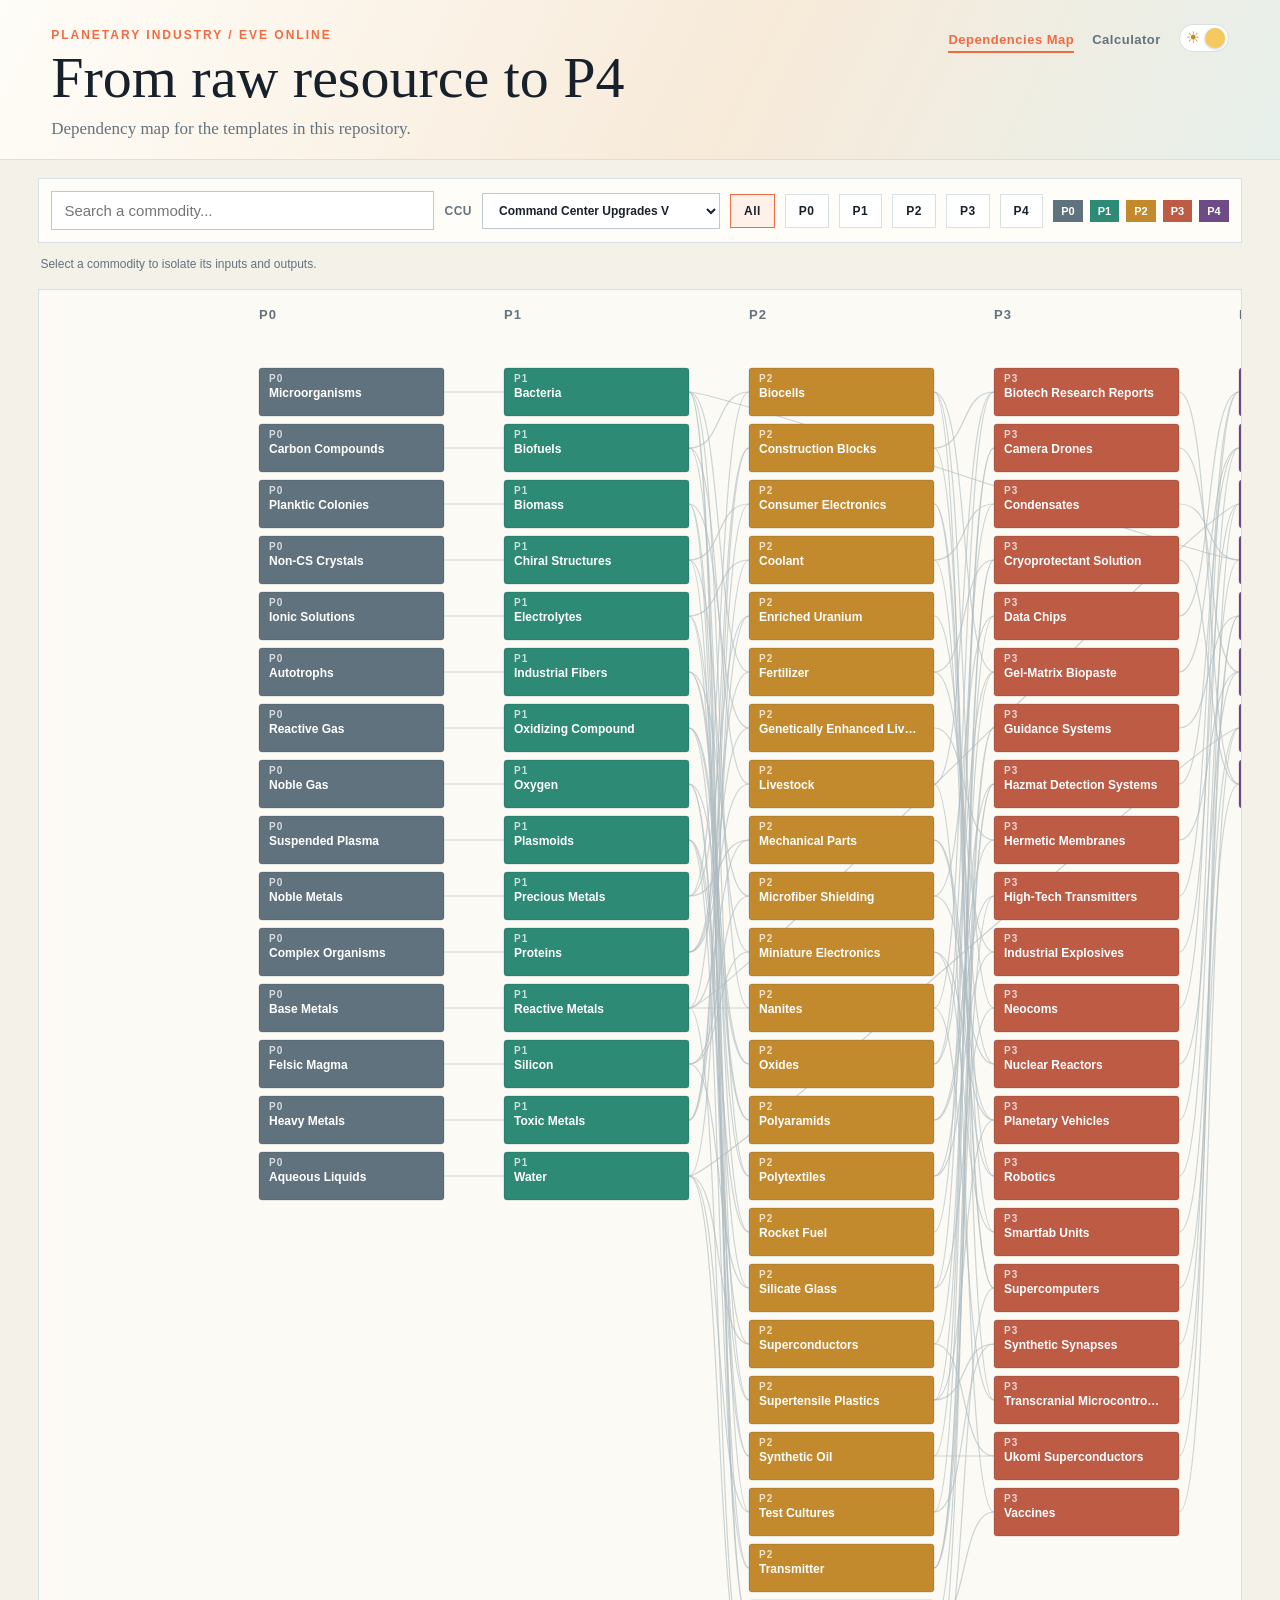
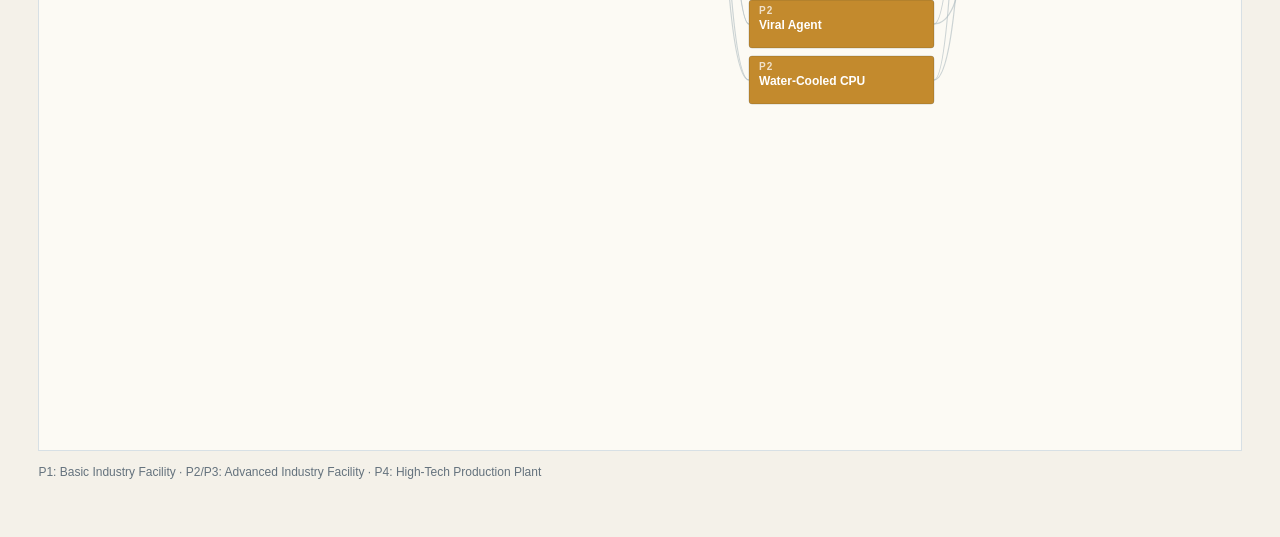
<file: frontend/index.html>
<!doctype html>
<html lang="it">
<head>
  <meta charset="utf-8">
  <meta name="viewport" content="width=device-width, initial-scale=1">
  <title>EVE PI Dependencies</title>
  <link rel="stylesheet" href="css/styles.css">
</head>
<body>
  <header>
    <label class="theme-switch" for="themeToggle" title="Toggle dark mode" aria-label="Toggle dark mode">
      <input id="themeToggle" type="checkbox">
      <span class="theme-track" aria-hidden="true"></span>
    </label>
    <nav class="navbar">
      <a href="index.html" class="nav-link active">Dependencies Map</a>
      <a href="calculator.html" class="nav-link">Calculator</a>
    </nav>
    <p class="eyebrow">Planetary Industry / EVE Online</p>
    <h1>From raw resource to P4</h1>
    <p class="subtitle">Dependency map for the templates in this repository.</p>
  </header>
  <main>
    <div class="toolbar">
      <input id="search" type="search" placeholder="Search a commodity..." aria-label="Search a commodity">
      <label for="ccuLevel">CCU</label>
      <select id="ccuLevel" aria-label="Command Center Upgrades level">
        <option value="1">Command Center Upgrades I</option>
        <option value="2">Command Center Upgrades II</option>
        <option value="3">Command Center Upgrades III</option>
        <option value="4">Command Center Upgrades IV</option>
        <option value="5" selected>Command Center Upgrades V</option>
      </select>
      <button class="tier active" data-filter="ALL">All</button>
      <button class="tier" data-filter="P0">P0</button>
      <button class="tier" data-filter="P1">P1</button>
      <button class="tier" data-filter="P2">P2</button>
      <button class="tier" data-filter="P3">P3</button>
      <button class="tier" data-filter="P4">P4</button>
      <div class="legend"><span class="p0">P0</span><span class="p1">P1</span><span class="p2">P2</span><span class="p3">P3</span><span class="p4">P4</span></div>
    </div>
    <p class="meta" id="meta">Select a commodity to isolate its inputs and outputs.</p>
    <div class="canvas"><svg id="graph" viewBox="0 0 1410 1760" role="img" aria-label="Interactive dependency graph from P0 to P4"></svg></div>
    <p class="note">P1: Basic Industry Facility · P2/P3: Advanced Industry Facility · P4: High-Tech Production Plant</p>
  </main>
  <div id="contextMenu" class="context-menu" role="menu" aria-hidden="true"></div>
  <input id="localJson" type="file" accept=".json,application/json" hidden>
  <script src="js/app.js"></script>
</body>
</html>
</file>
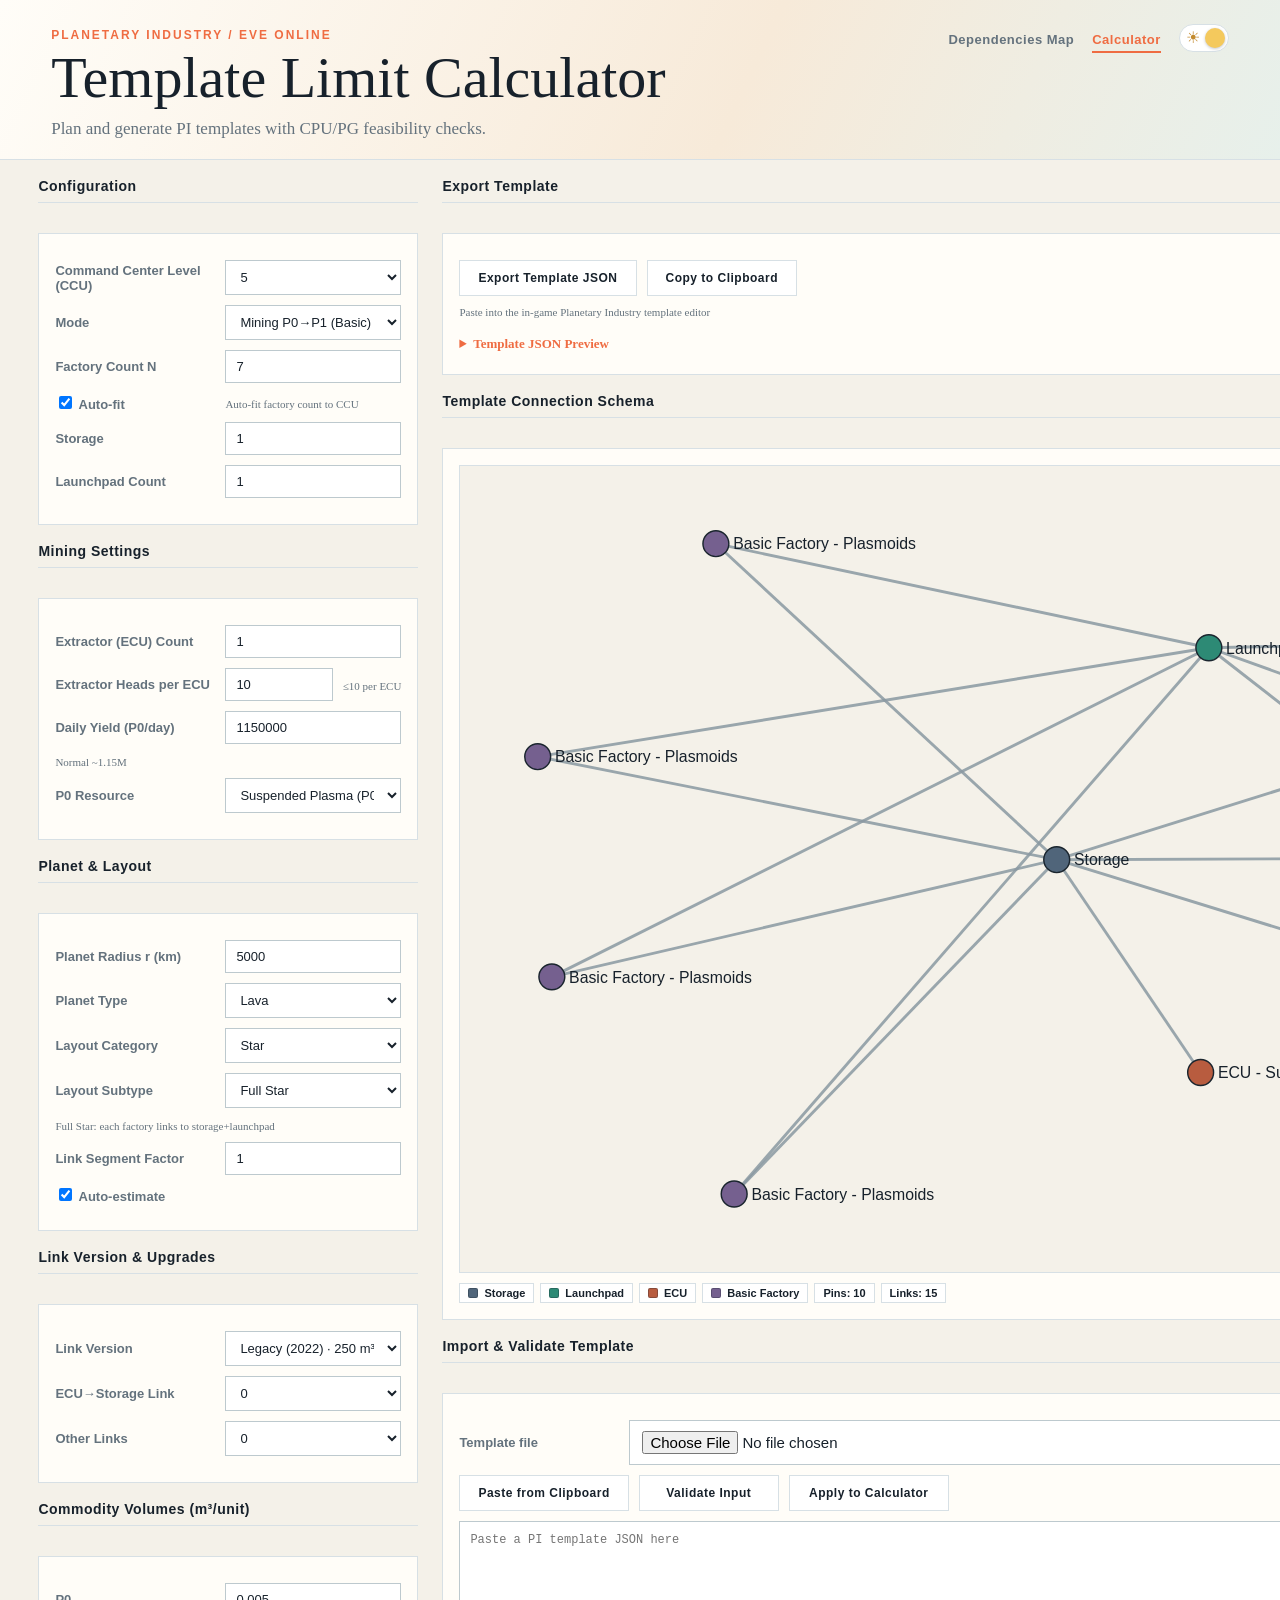
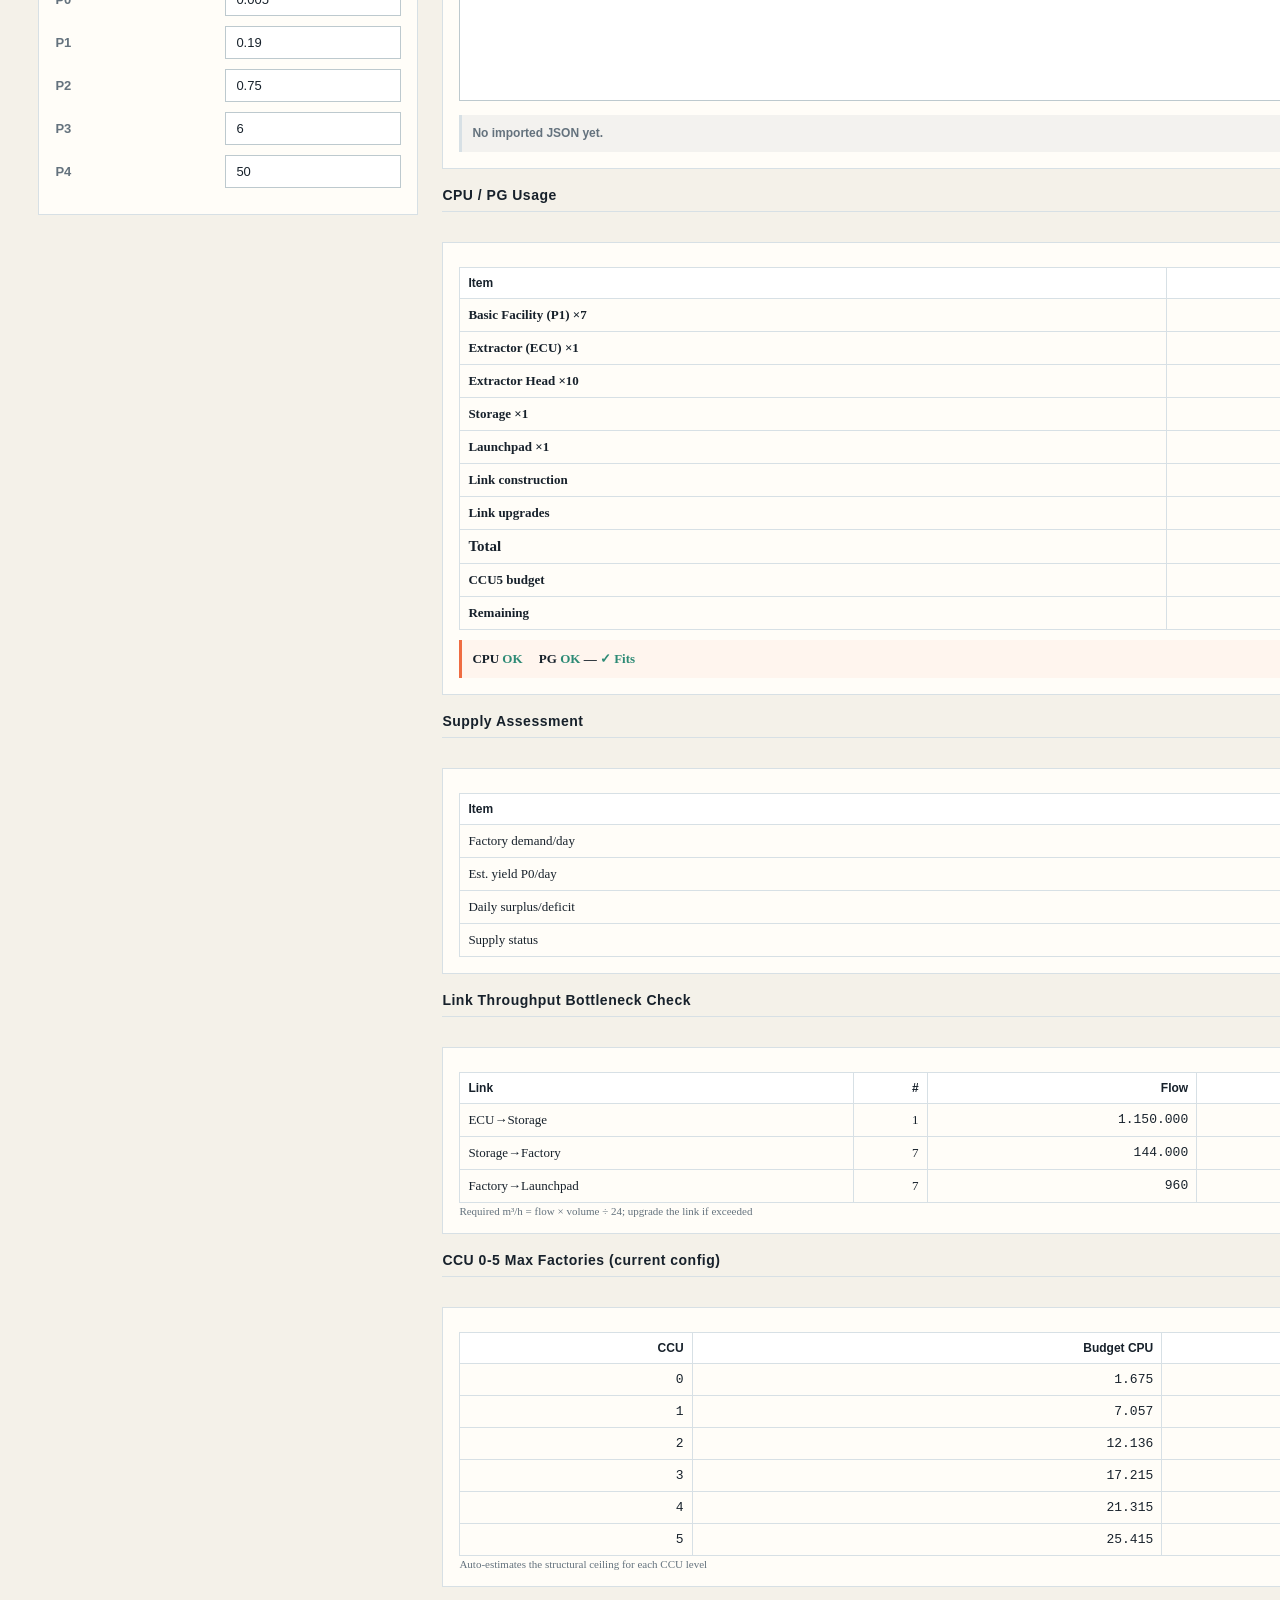
<file: frontend/calculator.html>
<!doctype html>
<html lang="it">
<head>
  <meta charset="utf-8">
  <meta name="viewport" content="width=device-width, initial-scale=1">
  <title>EVE PI Calculator</title>
  <link rel="stylesheet" href="css/styles.css">
  <link rel="stylesheet" href="css/calculator.css">
</head>
<body>
  <header>
    <label class="theme-switch" for="themeToggle" title="Toggle dark mode" aria-label="Toggle dark mode">
      <input id="themeToggle" type="checkbox">
      <span class="theme-track" aria-hidden="true"></span>
    </label>
    <nav class="navbar">
      <a href="index.html" class="nav-link">Dependencies Map</a>
      <a href="calculator.html" class="nav-link active">Calculator</a>
    </nav>
    <p class="eyebrow">Planetary Industry / EVE Online</p>
    <h1>Template Limit Calculator</h1>
    <p class="subtitle">Plan and generate PI templates with CPU/PG feasibility checks.</p>
  </header>
  <main>
    <div class="calc-grid">
      <!-- ============ Config ============ -->
      <div class="calc-sidebar">
        <h2>Configuration</h2>
        <div class="panel">
          <div class="row">
            <label>Command Center Level (CCU)</label>
            <select id="ccu">
              <option value="0">0</option><option value="1">1</option><option value="2">2</option>
              <option value="3">3</option><option value="4">4</option><option value="5" selected>5</option>
            </select>
          </div>
          <div class="row">
            <label>Mode</label>
            <select id="mode">
              <option value="mining" selected>Mining P0→P1 (Basic)</option>
              <option value="factory">Factory (P1/P2/P3/P4)</option>
            </select>
          </div>
          <div class="row" id="tierRow">
            <label>Processing Tier</label>
            <select id="tier">
              <option value="P1P2" selected>P1→P2 (Advanced)</option>
              <option value="P2P3">P2→P3 (Advanced)</option>
              <option value="P3P4">P3→P4 (High-Tech)</option>
            </select>
          </div>
          <div class="row" id="prodRow" style="display:none;">
            <label>Target Product</label>
            <select id="factoryProd"></select>
          </div>
          <div class="row">
            <label>Factory Count N</label>
            <input type="number" id="nFact" value="8" min="0" max="40" step="1">
          </div>
          <div class="row">
            <label><input type="checkbox" id="nAuto" checked style="flex:0; width:auto; min-width:0;"> Auto-fit</label>
            <div class="hint">Auto-fit factory count to CCU</div>
          </div>
          <div class="row">
            <label>Storage</label>
            <input type="number" id="nStor" value="1" min="0" max="20" step="1">
          </div>
          <div class="row">
            <label>Launchpad Count</label>
            <input type="number" id="nLpad" value="1" min="1" max="10" step="1">
          </div>
        </div>

        <h2 id="miningHead">Mining Settings</h2>
        <div class="panel" id="miningPanel">
          <div class="row">
            <label>Extractor (ECU) Count</label>
            <input type="number" id="nEcu" value="1" min="1" max="6" step="1">
          </div>
          <div class="row">
            <label>Extractor Heads per ECU</label>
            <input type="number" id="nHead" value="10" min="0" max="10" step="1">
            <div class="hint">≤10 per ECU</div>
          </div>
          <div class="row">
            <label>Daily Yield (P0/day)</label>
            <input type="number" id="yield" value="1150000" min="0" step="10000">
            <div class="hint">Normal ~1.15M</div>
          </div>
          <div class="row">
            <label>P0 Resource</label>
            <select id="miningRes"></select>
          </div>
        </div>

        <h2>Planet &amp; Layout</h2>
        <div class="panel">
          <div class="row">
            <label>Planet Radius r (km)</label>
            <input type="number" id="radius" value="5000" min="2500" step="100">
          </div>
          <div class="row">
            <label>Planet Type</label>
            <select id="pln">
              <option value="11">Temperate</option>
              <option value="12">Ice</option>
              <option value="13">Gas</option>
              <option value="2014">Oceanic</option>
              <option value="2015" selected>Lava</option>
              <option value="2016">Barren</option>
              <option value="2017">Storm</option>
              <option value="2063">Plasma</option>
            </select>
          </div>
          <div class="row">
            <label>Layout Category</label>
            <select id="layout">
              <option value="star" selected>Star</option>
              <option value="chain">Chain</option>
            </select>
          </div>
          <div class="row">
            <label>Layout Subtype</label>
            <select id="layoutSub"></select>
            <div class="hint" id="layoutHint">Full Star: each factory links to storage+launchpad</div>
          </div>
          <div class="row" id="chainDepthRow" style="display:none;">
            <label>Chain Max Depth</label>
            <input type="number" id="chainDepth" value="6" min="1" max="40" step="1">
            <div class="hint">Numero massimo di fabbriche per catena lineare; oltre questo valore crea una nuova catena parallela.</div>
          </div>
          <div class="row">
            <label>Link Segment Factor</label>
            <input type="number" id="seg" value="1.5" min="0.5" step="0.1">
          </div>
          <div class="row">
            <label><input type="checkbox" id="segAuto" checked style="flex:0; width:auto; min-width:0;"> Auto-estimate</label>
          </div>
        </div>

        <h2>Link Version &amp; Upgrades</h2>
        <div class="panel">
          <div class="row">
            <label>Link Version</label>
            <select id="linkVer">
              <option value="old" selected>Legacy (2022) · 250 m³/h</option>
              <option value="new">New (2026) · 1,250 m³/h</option>
            </select>
          </div>
          <div class="row" id="mapRow">
            <label>Mapping Mode</label>
            <select id="mapMode">
              <option value="floor" selected>Floor</option>
              <option value="ceil">Ceil</option>
            </select>
          </div>
          <div class="row">
            <label>ECU→Storage Link</label>
            <select id="upgEcu"><option value="0" selected>0</option></select>
          </div>
          <div class="row" id="trunkRow">
            <label>Hub/Trunk Link</label>
            <select id="upgTrunk"><option value="0" selected>0</option></select>
          </div>
          <div class="row">
            <label>Other Links</label>
            <select id="upgOther"><option value="0" selected>0</option></select>
          </div>
        </div>

        <h2>Commodity Volumes (m³/unit)</h2>
        <div class="panel">
          <div class="row"><label>P0</label><input type="number" id="vP0" value="0.005" min="0.001" step="0.001"></div>
          <div class="row"><label>P1</label><input type="number" id="vP1" value="0.19" min="0.05" step="0.01"></div>
          <div class="row"><label>P2</label><input type="number" id="vP2" value="0.75" min="0.1" step="0.05"></div>
          <div class="row"><label>P3</label><input type="number" id="vP3" value="6" min="1" step="0.5"></div>
          <div class="row"><label>P4</label><input type="number" id="vP4" value="50" min="5" step="5"></div>
        </div>
      </div>

      <!-- ============ Results ============ -->
      <div class="calc-results">
        <h2>Export Template</h2>
        <div class="panel">
          <div class="row">
            <button id="btnExport" class="btn-primary">Export Template JSON</button>
            <button id="btnCopy" class="btn-secondary">Copy to Clipboard</button>
          </div>
          <div class="hint">Paste into the in-game Planetary Industry template editor</div>
          <details>
            <summary>Template JSON Preview</summary>
            <pre id="resExport"></pre>
          </details>
        </div>

        <h2>Template Connection Schema</h2>
        <div class="panel">
          <div id="resTemplateSchema" class="template-schema-wrap">
            <svg id="templateGraph" viewBox="0 0 980 560" role="img" aria-label="Schema connessioni del template"></svg>
          </div>
          <div id="resTemplateLegend" class="template-legend"></div>
        </div>

        <h2>Import &amp; Validate Template</h2>
        <div class="panel">
          <div class="row">
            <label for="jsonFile">Template file</label>
            <input id="jsonFile" type="file" accept=".json,application/json">
          </div>
          <div class="row">
            <button id="btnPaste" class="btn-secondary">Paste from Clipboard</button>
            <button id="btnValidate" class="btn-secondary">Validate Input</button>
            <button id="btnApplyImport" class="btn-primary">Apply to Calculator</button>
          </div>
          <textarea id="jsonInput" class="json-input" placeholder="Paste a PI template JSON here" spellcheck="false"></textarea>
          <div id="jsonStatus" class="validation-status">No imported JSON yet.</div>
        </div>

        <h2>CPU / PG Usage</h2>
        <div class="panel">
          <table id="resSummary" class="summary"></table>
          <div id="resStatus"></div>
        </div>

        <h2 id="resSupplyHead">Supply Assessment</h2>
        <div class="panel" id="resSupply"></div>

        <h2 id="resFactoryHead">Factory Daily Throughput</h2>
        <div class="panel" id="resFactory"></div>

        <h2>Link Throughput Bottleneck Check</h2>
        <div class="panel">
          <table id="resLinks"></table>
          <div class="hint">Required m³/h = flow × volume ÷ 24; upgrade the link if exceeded</div>
        </div>

        <h2>CCU 0-5 Max Factories (current config)</h2>
        <div class="panel">
          <table id="resMaxN"></table>
          <div class="hint">Auto-estimates the structural ceiling for each CCU level</div>
        </div>
      </div>
    </div>
  </main>
  <script src="js/calculator.js"></script>
</body>
</html>
</file>
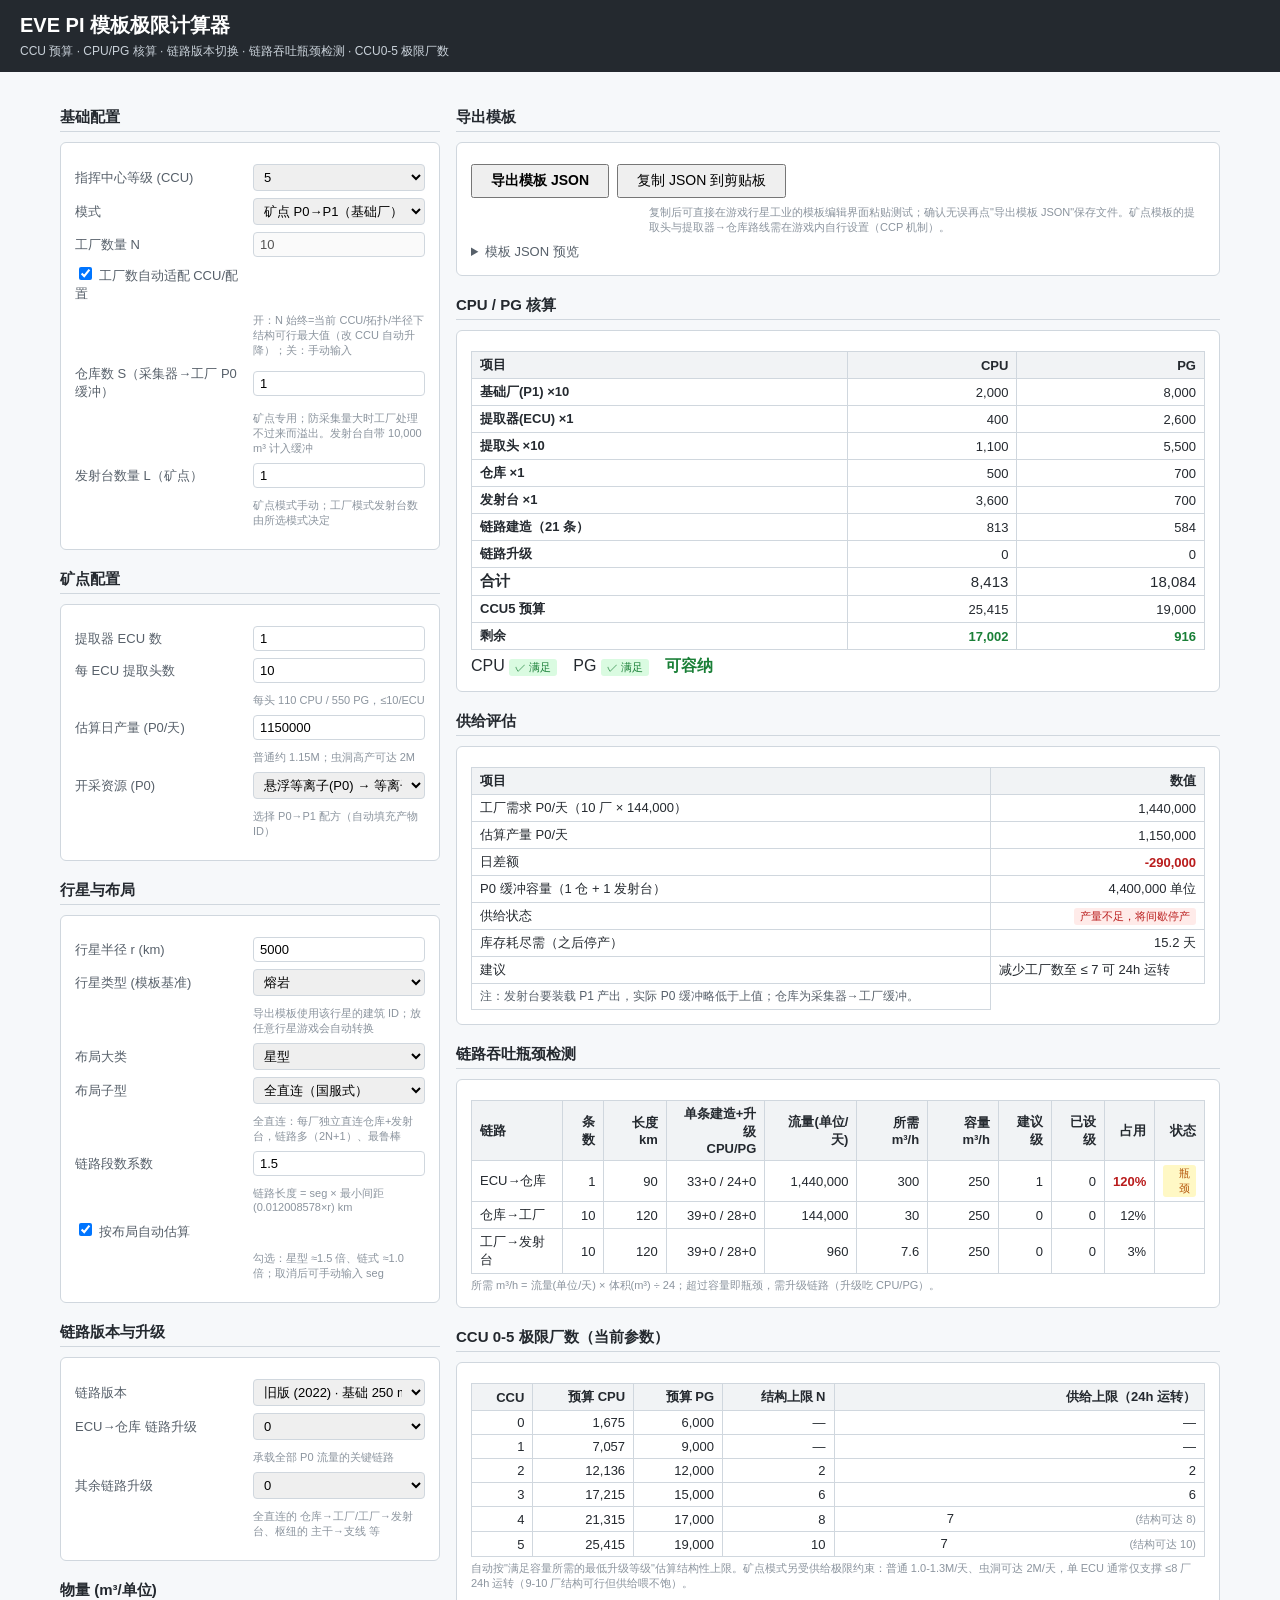
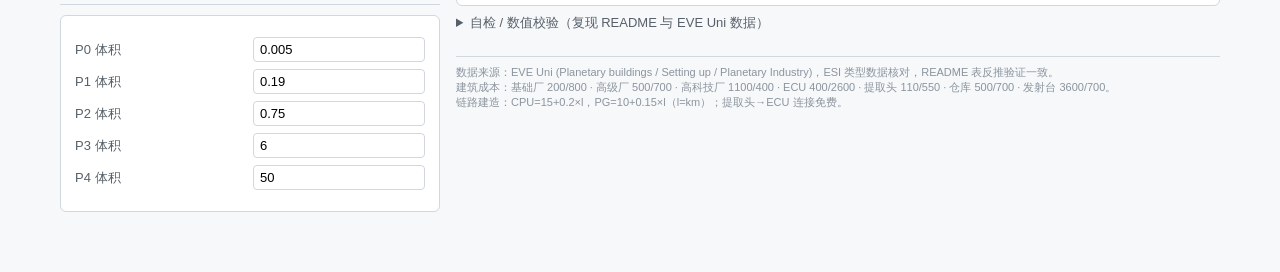
<file: pi_template_calculator/pi_calculator.html>
<!DOCTYPE html>
<html lang="zh-CN">
<head>
<meta charset="UTF-8">
<meta name="viewport" content="width=device-width, initial-scale=1.0">
<title>EVE PI 模板极限计算器 (P0→P4)</title>
<style>
  :root { --ok:#1a7f37; --warn:#b45309; --bad:#b91c1c; --line:#d0d7de; --bg:#f6f8fa; }
  * { box-sizing:border-box; }
  body { font-family:"Microsoft YaHei",Arial,sans-serif; margin:0; background:var(--bg); color:#24292f; }
  header { background:#24292f; color:#fff; padding:12px 20px; }
  header h1 { margin:0; font-size:20px; }
  header p { margin:4px 0 0; font-size:12px; color:#c9d1d9; }
  main { max-width:1200px; margin:0 auto; padding:16px 20px 60px; }
  h2 { font-size:15px; border-bottom:1px solid var(--line); padding-bottom:4px; margin:20px 0 10px; }
  .grid { display:grid; grid-template-columns:380px 1fr; gap:16px; align-items:start; }
  @media(max-width:900px){ .grid { grid-template-columns:1fr; } }
  .panel { background:#fff; border:1px solid var(--line); border-radius:6px; padding:14px; }
  .row { display:flex; align-items:center; gap:8px; margin:7px 0; flex-wrap:wrap; }
  .row label { width:170px; font-size:13px; color:#57606a; }
  .row input[type=number], .row select { flex:1; min-width:90px; padding:4px 6px; border:1px solid var(--line); border-radius:4px; font-size:13px; }
  .hint { font-size:11px; color:#8b949e; margin:2px 0 0 178px; }
  table { border-collapse:collapse; width:100%; font-size:13px; margin-top:6px; }
  th, td { border:1px solid var(--line); padding:4px 8px; text-align:right; }
  th { background:#f1f3f5; }
  td.l, th.l { text-align:left; }
  .ok { color:var(--ok); font-weight:bold; }
  .warn { color:var(--warn); font-weight:bold; }
  .bad { color:var(--bad); font-weight:bold; }
  .mono { font-variant-numeric:tabular-nums; }
  .big { font-size:15px; }
  .summary td:first-child { text-align:left; font-weight:bold; }
  .tag { display:inline-block; padding:1px 6px; border-radius:3px; font-size:11px; }
  .tag-ok { background:#dafbe1; color:var(--ok); }
  .tag-warn { background:#fff8c5; color:var(--warn); }
  .tag-bad { background:#ffebe9; color:var(--bad); }
  details { margin-top:8px; }
  details summary { cursor:pointer; font-size:13px; color:#57606a; }
  #resSelfcheck { font-size:12px; color:#57606a; white-space:pre-wrap; }
  .foot { font-size:11px; color:#8b949e; margin-top:24px; border-top:1px solid var(--line); padding-top:8px; }
</style>
</head>
<body>
<header>
  <h1>EVE PI 模板极限计算器</h1>
  <p>CCU 预算 · CPU/PG 核算 · 链路版本切换 · 链路吞吐瓶颈检测 · CCU0-5 极限厂数</p>
</header>

<main>
  <div class="grid">
    <!-- ============ 配置 ============ -->
    <div>
      <h2>基础配置</h2>
      <div class="panel">
        <div class="row">
          <label>指挥中心等级 (CCU)</label>
          <select id="ccu">
            <option value="0">0</option><option value="1">1</option><option value="2">2</option>
            <option value="3">3</option><option value="4">4</option><option value="5" selected>5</option>
          </select>
        </div>
        <div class="row">
          <label>模式</label>
          <select id="mode">
            <option value="mining" selected>矿点 P0→P1（基础厂）</option>
            <option value="factory">工厂（输入成品加工）</option>
          </select>
        </div>
        <div class="row" id="tierRow">
          <label>加工层级</label>
          <select id="tier">
            <option value="P1P2" selected>P1→P2（高级厂）</option>
            <option value="P2P3">P2→P3（高级厂）</option>
            <option value="P3P4">P3→P4（高科技厂，仅荒芜/温带）</option>
          </select>
        </div>
        <div class="row" id="prodRow" style="display:none;">
          <label>目标产品</label>
          <select id="factoryProd"></select>
          <div class="hint">按加工层级过滤的产物列表</div>
        </div>
        <div class="row" id="fModeRow" style="display:none;">
          <label>工厂模式</label>
          <select id="fMode">
            <option value="eff" selected>效率模式（单发射台）</option>
            <option value="long">长维护模式（每输入类型 1 发射台）</option>
          </select>
          <div class="hint">效率：1 台全厂直接供料（满台约 1 天）；长维护：每种输入独享 1 台、满台可撑数天（发射台贵，厂数略降）</div>
        </div>
        <div class="row">
          <label>工厂数量 N</label>
          <input type="number" id="nFact" value="8" min="0" max="40" step="1">
        </div>
        <div class="row">
          <label><input type="checkbox" id="nAuto" checked style="flex:0; width:auto; min-width:0;"> 工厂数自动适配 CCU/配置</label>
          <div class="hint">开：N 始终=当前 CCU/拓扑/半径下结构可行最大值（改 CCU 自动升降）；关：手动输入</div>
        </div>
        <div class="row" id="storRow">
          <label>仓库数 S（采集器→工厂 P0 缓冲）</label>
          <input type="number" id="nStor" value="1" min="0" max="20" step="1">
          <div class="hint">矿点专用；防采集量大时工厂处理不过来而溢出。发射台自带 10,000 m³ 计入缓冲</div>
        </div>
        <div class="row" id="lpadRow">
          <label>发射台数量 L（矿点）</label>
          <input type="number" id="nLpad" value="1" min="1" max="10" step="1">
          <div class="hint">矿点模式手动；工厂模式发射台数由所选模式决定</div>
        </div>
      </div>

      <h2 id="miningHead">矿点配置</h2>
      <div class="panel" id="miningPanel">
        <div class="row">
          <label>提取器 ECU 数</label>
          <input type="number" id="nEcu" value="1" min="1" max="6" step="1">
        </div>
        <div class="row">
          <label>每 ECU 提取头数</label>
          <input type="number" id="nHead" value="10" min="0" max="10" step="1">
          <div class="hint">每头 110 CPU / 550 PG，≤10/ECU</div>
        </div>
        <div class="row">
          <label>估算日产量 (P0/天)</label>
          <input type="number" id="yield" value="1150000" min="0" step="10000">
          <div class="hint">普通约 1.15M；虫洞高产可达 2M</div>
        </div>
        <div class="row">
          <label>开采资源 (P0)</label>
          <select id="miningRes"></select>
          <div class="hint">选择 P0→P1 配方（自动填充产物 ID）</div>
        </div>
      </div>

      <h2>行星与布局</h2>
      <div class="panel">
        <div class="row">
          <label>行星半径 r (km)</label>
          <input type="number" id="radius" value="5000" min="2500" step="100">
        </div>
        <div class="row">
          <label>行星类型 (模板基准)</label>
          <select id="pln">
            <option value="11">温和</option>
            <option value="12">冰体</option>
            <option value="13">气体</option>
            <option value="2014">海洋</option>
            <option value="2015" selected>熔岩</option>
            <option value="2016">贫瘠</option>
            <option value="2017">风暴</option>
            <option value="2063">等离子</option>
          </select>
          <div class="hint">导出模板使用该行星的建筑 ID；放任意行星游戏会自动转换</div>
        </div>
        <div class="row">
          <label>布局大类</label>
          <select id="layout">
            <option value="star" selected>星型</option>
            <option value="chain">链式</option>
          </select>
        </div>
        <div class="row">
          <label>布局子型</label>
          <select id="layoutSub"></select>
          <div class="hint" id="layoutHint">全直连：每厂独立直连仓库+发射台（链路多、最鲁棒）</div>
        </div>
        <div class="row">
          <label>链路段数系数</label>
          <input type="number" id="seg" value="1.5" min="0.5" step="0.1">
          <div class="hint">链路长度 = seg × 最小间距(0.012008578×r) km</div>
        </div>
        <div class="row">
          <label><input type="checkbox" id="segAuto" checked style="flex:0; width:auto; min-width:0;"> 按布局自动估算</label>
          <div class="hint">勾选：星型 ≈1.5 倍、链式 ≈1.0 倍；取消后可手动输入 seg</div>
        </div>
      </div>

      <h2>链路版本与升级</h2>
      <div class="panel">
        <div class="row">
          <label>链路版本</label>
          <select id="linkVer">
            <option value="old" selected>旧版 (2022) · 基础 250 m³/h · 10 级</option>
            <option value="new">新版 (2026) · 基础 1,250 m³/h · 5 级</option>
          </select>
        </div>
        <div class="row" id="mapRow">
          <label>新版映射口径</label>
          <select id="mapMode">
            <option value="floor" selected>向下取整（旧档 ≤ 容量）</option>
            <option value="ceil">向上取整（旧档 ≥ 容量）</option>
          </select>
        </div>
        <div class="row">
          <label>ECU→仓库 链路升级</label>
          <select id="upgEcu"><option value="0" selected>0</option></select>
          <div class="hint">承载全部 P0 流量的关键链路</div>
        </div>
        <div class="row" id="trunkRow">
          <label>枢纽/干路链路升级</label>
          <select id="upgTrunk"><option value="0" selected>0</option></select>
          <div class="hint">枢纽式：仓库→发射台(P1)、仓库→主干厂；串联式：仓库→f1 干路。正常产量下通常无需升级</div>
        </div>
        <div class="row">
          <label>其余链路升级</label>
          <select id="upgOther"><option value="0" selected>0</option></select>
          <div class="hint">全直连的 仓库→工厂/工厂→发射台、枢纽的 主干→支线 等</div>
        </div>
      </div>

      <h2>物量 (m³/单位)</h2>
      <div class="panel">
        <div class="row"><label>P0 体积</label><input type="number" id="vP0" value="0.005" min="0.001" step="0.001"></div>
        <div class="row"><label>P1 体积</label><input type="number" id="vP1" value="0.19" min="0.05" step="0.01"></div>
        <div class="row"><label>P2 体积</label><input type="number" id="vP2" value="0.75" min="0.1" step="0.05"></div>
        <div class="row"><label>P3 体积</label><input type="number" id="vP3" value="6" min="1" step="0.5"></div>
        <div class="row"><label>P4 体积</label><input type="number" id="vP4" value="50" min="5" step="5"></div>
      </div>
    </div>

    <!-- ============ 结果 ============ -->
    <div>
      <h2>导出模板</h2>
      <div class="panel">
        <div class="row">
          <button id="btnExport" type="button" style="padding:6px 18px;font-size:14px;font-weight:bold;">导出模板 JSON</button>
          <button id="btnCopy" type="button" style="padding:6px 18px;font-size:14px;">复制 JSON 到剪贴板</button>
        </div>
        <div class="hint">复制后可直接在游戏行星工业的模板编辑界面粘贴测试；确认无误再点"导出模板 JSON"保存文件。矿点模板的提取头与提取器→仓库路线需在游戏内自行设置（CCP 机制）。</div>
        <details>
          <summary>模板 JSON 预览</summary>
          <pre id="resExport" style="font-size:11px;max-height:280px;overflow:auto;white-space:pre-wrap;margin:6px 0 0;background:#f6f8fa;padding:8px;border:1px solid #d0d7de;border-radius:4px;"></pre>
        </details>
      </div>

      <h2>CPU / PG 核算</h2>
      <div class="panel">
        <table id="resSummary" class="summary"></table>
        <div id="resStatus" style="margin-top:6px;"></div>
      </div>

      <h2 id="resSupplyHead">供给评估</h2>
      <div class="panel" id="resSupply"></div>

      <h2 id="resFactoryHead">工厂日吞吐</h2>
      <div class="panel" id="resFactory"></div>

      <h2 id="resBufHead">免维护评估（发射台阵列）</h2>
      <div class="panel" id="resBuf"></div>

      <h2>链路吞吐瓶颈检测</h2>
      <div class="panel">
        <table id="resLinks"></table>
        <div class="hint" style="margin:4px 0 0;">所需 m³/h = 流量(单位/天) × 体积(m³) ÷ 24；超过容量即瓶颈，需升级链路（升级吃 CPU/PG）。</div>
      </div>

      <h2>CCU 0-5 极限厂数（当前参数）</h2>
      <div class="panel">
        <table id="resMaxN"></table>
        <div class="hint" style="margin:4px 0 0;">自动按"满足容量所需的最低升级等级"估算结构性上限。矿点模式另受供给极限约束：普通 1.0-1.3M/天、虫洞可达 2M/天，单 ECU 通常仅支撑 ≤8 厂 24h 运转（9-10 厂结构可行但供给喂不饱）。</div>
      </div>

      <details>
        <summary>自检 / 数值校验（复现 README 与 EVE Uni 数据）</summary>
        <div class="panel"><div id="resSelfcheck"></div></div>
      </details>

      <div class="foot">
        数据来源：EVE Uni (Planetary buildings / Setting up / Planetary Industry)，ESI 类型数据核对，README 表反推验证一致。<br>
        建筑成本：基础厂 200/800 · 高级厂 500/700 · 高科技厂 1100/400 · ECU 400/2600 · 提取头 110/550 · 仓库 500/700 · 发射台 3600/700。<br>
        链路建造：CPU=15+0.2×l，PG=10+0.15×l（l=km）；提取头→ECU 连接免费。
      </div>
    </div>
  </div>
</main>

<script>
'use strict';
/* ================= 数据 ================= */
const CCU_BUDGET = [
  {cpu:1675,  pg:6000 },
  {cpu:7057,  pg:9000 },
  {cpu:12136, pg:12000},
  {cpu:17215, pg:15000},
  {cpu:21315, pg:17000},
  {cpu:25415, pg:19000},
];
const STRUCT = {
  basic:    {cpu:200,  pg:800,  name:'基础厂(P1)'},
  advanced: {cpu:500,  pg:700,  name:'高级厂(P2/P3)'},
  hightech: {cpu:1100, pg:400,  name:'高科技厂(P4)'},
  ecu:      {cpu:400,  pg:2600, name:'提取器(ECU)'},
  head:     {cpu:110,  pg:550,  name:'提取头'},
  storage:  {cpu:500,  pg:700,  name:'仓库'},
  launchpad:{cpu:3600, pg:700,  name:'发射台'},
};
/* 旧版升级成本 = 官方表(500km基准)总耗减建造基值115/85后的增量 */
const UPGRADE_OLD = [
  {cap:250,    cpu:0,   pg:0  },
  {cap:500,    cpu:165, pg:98 },
  {cap:1000,   cpu:366, pg:206},
  {cap:2000,   cpu:598, pg:322},
  {cap:4000,   cpu:853, pg:443},
  {cap:8000,   cpu:1130,pg:570},
  {cap:16000,  cpu:1427,pg:701},
  {cap:32000,  cpu:1740,pg:836},
  {cap:64000,  cpu:2070,pg:974},
  {cap:128000, cpu:2415,pg:1115},
  {cap:256000, cpu:2774,pg:1259},
];
const NEW_CAPS = [1250, 2500, 5000, 10000, 20000, 40000];
function buildNewLevels(mapMode){
  return NEW_CAPS.map(c=>{
    let pick=UPGRADE_OLD[0];
    for(const o of UPGRADE_OLD){
      if(mapMode==='floor'){ if(o.cap<=c) pick=o; else break; }
      else { if(o.cap>=c){ pick=o; break; } }
    }
    return {cap:c, cpu:pick.cpu, pg:pick.pg};
  });
}
function getVersion(){
  const ver = document.getElementById('linkVer').value;
  if(ver==='old') return {id:'old', label:'旧版(2022)', levels:UPGRADE_OLD};
  const mm = document.getElementById('mapMode').value;
  return {id:'new', label:'新版(2026)', levels:buildNewLevels(mm)};
}
/* 工厂层级：每日输入/输出单位 */
const TIERS = {
  P1P2:{fact:'advanced', in:1920, out:120, inV:'vP1', outV:'vP2', label:'P1→P2',
        note:'2×40 P1/h → 5 P2/h'},
  P2P3:{fact:'advanced', in:720,  out:72,  inV:'vP2', outV:'vP3', label:'P2→P3',
        note:'30 P2/h → 3 P3/h（每输入需 2 个 P2 厂供给）'},
  P3P4:{fact:'hightech', in:432,  out:24,  inV:'vP3', outV:'vP4', label:'P3→P4',
        note:'18 P3/h → 1 P4/h（每输入需 2 个 P3 厂供给；仅荒芜/温带）'},
};
const MINING_IN=144000, MINING_OUT=960;

/* ================= 导出数据（从仓库模板/ESI 提取） ================= */
const PLANETS={
  11:{name:'温和', basic:2481, adv:0, ht:0, ecu:3068, stor:2562, lp:2256},
  12:{name:'冰体', basic:2493, adv:0, ht:0, ecu:3061, stor:2257, lp:2552},
  13:{name:'气体', basic:2492, adv:0, ht:0, ecu:3060, stor:2536, lp:2543},
  2014:{name:'海洋', basic:2490, adv:0, ht:0, ecu:3063, stor:2535, lp:2542},
  2015:{name:'熔岩', basic:2469, adv:0, ht:0, ecu:3062, stor:2558, lp:2555},
  2016:{name:'贫瘠', basic:2473, adv:2474, ht:2475, ecu:2848, stor:2541, lp:2544},
  2017:{name:'风暴', basic:2483, adv:0, ht:0, ecu:3067, stor:2561, lp:2557},
  2063:{name:'等离子', basic:2471, adv:0, ht:0, ecu:3064, stor:2560, lp:2556},
};
const MINING_RES=[
  {p0:2073,p0n:'微生物',p1:2393,p1n:'细菌'},
  {p0:2267,p0n:'基础金属',p1:2398,p1n:'反应金属'},
  {p0:2268,p0n:'水基液体',p1:3645,p1n:'水'},
  {p0:2270,p0n:'贵金属',p1:2399,p1n:'稀有金属'},
  {p0:2272,p0n:'重金属',p1:2400,p1n:'有毒金属'},
  {p0:2286,p0n:'浮游生物群',p1:3779,p1n:'生物质'},
  {p0:2287,p0n:'复杂有机生命体',p1:2395,p1n:'蛋白质'},
  {p0:2288,p0n:'碳化合物',p1:2396,p1n:'生物燃料'},
  {p0:2305,p0n:'自养生物',p1:2397,p1n:'工业纤维'},
  {p0:2306,p0n:'非立方晶体',p1:2401,p1n:'手性结构'},
  {p0:2307,p0n:'长英矿物岩浆',p1:9828,p1n:'硅'},
  {p0:2308,p0n:'悬浮等离子',p1:2389,p1n:'等离子体团'},
  {p0:2309,p0n:'离子溶液',p1:2390,p1n:'电解物'},
  {p0:2310,p0n:'稀有气体',p1:3683,p1n:'氧'},
  {p0:2311,p0n:'活性气体',p1:2392,p1n:'氧化剂'},
];
const PRODUCTS=[
  {id:44, name:'核能燃料', tier:'P1P2', outQ:5, in:[[2399,40],[2400,40]]},
  {id:2312, name:'超张力塑料', tier:'P1P2', outQ:5, in:[[3683,40],[3779,40]]},
  {id:2317, name:'氧化物', tier:'P1P2', outQ:5, in:[[2392,40],[3683,40]]},
  {id:2319, name:'培养基', tier:'P1P2', outQ:5, in:[[2393,40],[3645,40]]},
  {id:2321, name:'聚芳酰胺', tier:'P1P2', outQ:5, in:[[2397,40],[2392,40]]},
  {id:2327, name:'微纤维护盾', tier:'P1P2', outQ:5, in:[[2397,40],[9828,40]]},
  {id:2328, name:'水冷CPU', tier:'P1P2', outQ:5, in:[[3645,40],[2398,40]]},
  {id:2329, name:'生物电池', tier:'P1P2', outQ:5, in:[[2399,40],[2396,40]]},
  {id:2463, name:'纳米体', tier:'P1P2', outQ:5, in:[[2393,40],[2398,40]]},
  {id:3689, name:'机械元件', tier:'P1P2', outQ:5, in:[[2399,40],[2398,40]]},
  {id:3691, name:'合成油', tier:'P1P2', outQ:5, in:[[2390,40],[3683,40]]},
  {id:3693, name:'肥料', tier:'P1P2', outQ:5, in:[[2393,40],[2395,40]]},
  {id:3695, name:'合成纺织品', tier:'P1P2', outQ:5, in:[[2397,40],[2396,40]]},
  {id:3697, name:'硅酸盐玻璃', tier:'P1P2', outQ:5, in:[[2392,40],[9828,40]]},
  {id:3725, name:'家畜', tier:'P1P2', outQ:5, in:[[2396,40],[2395,40]]},
  {id:3775, name:'病原体', tier:'P1P2', outQ:5, in:[[2393,40],[3779,40]]},
  {id:3828, name:'建筑模块', tier:'P1P2', outQ:5, in:[[2400,40],[2398,40]]},
  {id:9830, name:'火箭燃料', tier:'P1P2', outQ:5, in:[[2390,40],[2389,40]]},
  {id:9832, name:'冷却剂', tier:'P1P2', outQ:5, in:[[2390,40],[3645,40]]},
  {id:9836, name:'消费级电器', tier:'P1P2', outQ:5, in:[[2401,40],[2400,40]]},
  {id:9838, name:'超导体', tier:'P1P2', outQ:5, in:[[3645,40],[2389,40]]},
  {id:9840, name:'传信器', tier:'P1P2', outQ:5, in:[[2401,40],[2389,40]]},
  {id:9842, name:'微型电子元件', tier:'P1P2', outQ:5, in:[[2401,40],[9828,40]]},
  {id:15317, name:'基因肉制品', tier:'P1P2', outQ:5, in:[[3779,40],[2395,40]]},
  {id:2344, name:'凝缩液', tier:'P2P3', outQ:3, in:[[2317,10],[9832,10]]},
  {id:2345, name:'监控无人机', tier:'P2P3', outQ:3, in:[[3697,10],[9830,10]]},
  {id:2346, name:'合成神经键', tier:'P2P3', outQ:3, in:[[2319,10],[2312,10]]},
  {id:2348, name:'凝胶基质生物胶', tier:'P2P3', outQ:3, in:[[2317,10],[2329,10],[9838,10]]},
  {id:2349, name:'超级计算机', tier:'P2P3', outQ:3, in:[[9836,10],[2328,10],[9832,10]]},
  {id:2351, name:'灵巧单元建筑模块', tier:'P2P3', outQ:3, in:[[9842,10],[3828,10]]},
  {id:2352, name:'核反应堆', tier:'P2P3', outQ:3, in:[[2327,10],[44,10]]},
  {id:2354, name:'控制面板', tier:'P2P3', outQ:3, in:[[3697,10],[2329,10]]},
  {id:2358, name:'生物技术研究报告', tier:'P2P3', outQ:3, in:[[2463,10],[3725,10],[3828,10]]},
  {id:2360, name:'工业炸药', tier:'P2P3', outQ:3, in:[[3695,10],[3693,10]]},
  {id:2361, name:'密封薄膜', tier:'P2P3', outQ:3, in:[[15317,10],[2321,10]]},
  {id:2366, name:'危险物探测系统', tier:'P2P3', outQ:3, in:[[3775,10],[3695,10],[9840,10]]},
  {id:2367, name:'冷冻保存防腐剂', tier:'P2P3', outQ:3, in:[[2319,10],[3691,10],[3693,10]]},
  {id:9834, name:'制导系统', tier:'P2P3', outQ:3, in:[[2328,10],[9840,10]]},
  {id:9846, name:'大气内穿梭机', tier:'P2P3', outQ:3, in:[[3689,10],[9842,10],[2312,10]]},
  {id:9848, name:'机器人技术', tier:'P2P3', outQ:3, in:[[9836,10],[3689,10]]},
  {id:12836, name:'透颅微控器', tier:'P2P3', outQ:3, in:[[2463,10],[2329,10]]},
  {id:17136, name:'乌克米超导体', tier:'P2P3', outQ:3, in:[[3691,10],[9838,10]]},
  {id:17392, name:'数据芯片', tier:'P2P3', outQ:3, in:[[2327,10],[2312,10]]},
  {id:17898, name:'高科技传信器', tier:'P2P3', outQ:3, in:[[2321,10],[9840,10]]},
  {id:28974, name:'疫苗', tier:'P2P3', outQ:3, in:[[3775,10],[3725,10]]},
  {id:2867, name:'广播节点', tier:'P3P4', outQ:1, in:[[17898,6],[17392,6],[2354,6]]},
  {id:2868, name:'反破损快速反应无人机', tier:'P3P4', outQ:1, in:[[2366,6],[9846,6],[2348,6]]},
  {id:2869, name:'纳米-工厂', tier:'P3P4', outQ:1, in:[[2360,6],[2398,40],[17136,6]]},
  {id:2870, name:'有机砂浆喷注器', tier:'P3P4', outQ:1, in:[[9848,6],[2393,40],[2344,6]]},
  {id:2871, name:'递推计算模块', tier:'P3P4', outQ:1, in:[[12836,6],[9834,6],[2346,6]]},
  {id:2872, name:'自协调能源核心', tier:'P3P4', outQ:1, in:[[2345,6],[2352,6],[2361,6]]},
  {id:2875, name:'无菌管道', tier:'P3P4', outQ:1, in:[[3645,40],[28974,6],[2351,6]]},
  {id:2876, name:'湿件主机', tier:'P3P4', outQ:1, in:[[2349,6],[2358,6],[2367,6]]},
];

/* ================= 模板生成 ================= */
const SUB_LABEL={full:'全直连',hub:'枢纽成对',semistar:'半星型',serial:'串联式'};
function polar(la0,lo0,rho,th){ return {la:la0+rho*Math.cos(th), lo:lo0+rho*Math.sin(th)}; }
function layoutSubOf(cfg){ return cfg.layoutSub||(cfg.layout==='star'?'full':'serial'); }
/* 工厂环半径(弧度)：保证相邻厂间距 ≥ ml，且与中央簇(0.012)留 ml 净空 */
function ringRho(cfg,N){
  const mlR=0.012008578;
  const rhoSpacing=N>1?mlR/(2*Math.sin(Math.PI/N)):mlR;
  return Math.max(cfg.seg*mlR, rhoSpacing, 0.012+mlR);
}
function ringLenKm(cfg,N){ return ringRho(cfg,N)*cfg.radius; }
function buildMiningTemplate(cfg){
  const pl=PLANETS[cfg.pln]||PLANETS[2015];
  const res=MINING_RES[cfg.resIdx]||MINING_RES[11];
  const sub=layoutSubOf(cfg);
  const pins=[], links=[], routes=[];
  const addPin=(la,lo,s,t,h)=>{ pins.push({H:h||0, La:+la.toFixed(5), Lo:+lo.toFixed(5), S:s, T:t}); return pins.length; };
  const la0=1.5708, lo0=1.0;
  const lp=[],stor=[],ecu=[],fact=[];
  const maxFlow=Math.max(cfg.nFact*144000, cfg.yield);
  const QECU=Math.round(maxFlow/Math.max(cfg.nEcu,1));
  const RHO=ringRho(cfg,cfg.nFact);                       // 工厂环半径（ml 间距自适应）

  if(sub==='full'){
    // 中央簇：仓库居中，发射台东(0°)、ECU 西(180°)，镜像对称；工厂环均匀分布
    if(cfg.nStor===1) stor.push(addPin(la0,lo0,null,pl.stor));
    else for(let i=0;i<cfg.nStor;i++){ const p=polar(la0,lo0,0.012, i*2*Math.PI/cfg.nStor); stor.push(addPin(p.la,p.lo,null,pl.stor)); }
    for(let i=0;i<cfg.nLpad;i++){ const p=polar(la0,lo0,0.012, i*0.7); lp.push(addPin(p.la,p.lo,null,pl.lp)); }
    for(let i=0;i<cfg.nEcu;i++){ const p=polar(la0,lo0,0.012, Math.PI + i*0.7); ecu.push(addPin(p.la,p.lo,res.p0,pl.ecu,10)); }
    for(let i=0;i<cfg.nFact;i++){ const p=polar(la0,lo0,RHO, Math.PI/2 + 2*Math.PI*i/Math.max(cfg.nFact,1)); fact.push(addPin(p.la,p.lo,res.p1,pl.basic)); }
    for(let i=0;i<ecu.length;i++){ const s=stor[i%Math.max(stor.length,1)]; if(s) links.push({D:s,Lv:0,S:ecu[i]}); }
    for(let i=0;i<fact.length;i++){ const s=stor[i%Math.max(stor.length,1)]; if(s) links.push({D:fact[i],Lv:0,S:s}); links.push({D:lp[i%Math.max(lp.length,1)],Lv:0,S:fact[i]}); }
    for(let i=0;i<ecu.length;i++){ const s=stor[i%Math.max(stor.length,1)]; if(s) routes.push({P:[ecu[i],s], Q:QECU, T:res.p0}); }
    for(let i=0;i<fact.length;i++){ const s=stor[i%Math.max(stor.length,1)]; if(s) routes.push({P:[s,fact[i]], Q:3000, T:res.p0}); routes.push({P:[fact[i],lp[i%Math.max(lp.length,1)]], Q:20, T:res.p1}); }
  }else if(sub==='semistar'){
    const hub=[]; // 仓库（无则用发射台）
    if(cfg.nStor===1) stor.push(addPin(la0,lo0,null,pl.stor));
    else for(let i=0;i<cfg.nStor;i++){ const p=polar(la0,lo0,0.012, i*2*Math.PI/cfg.nStor); stor.push(addPin(p.la,p.lo,null,pl.stor)); }
    for(let i=0;i<cfg.nLpad;i++){ const p=polar(la0,lo0,0.012, i*0.7); lp.push(addPin(p.la,p.lo,null,pl.lp)); }
    for(let i=0;i<cfg.nEcu;i++){ const p=polar(la0,lo0,0.012, Math.PI + i*0.7); ecu.push(addPin(p.la,p.lo,res.p0,pl.ecu,10)); }
    for(let i=0;i<cfg.nFact;i++){ const p=polar(la0,lo0,RHO, Math.PI/2 + 2*Math.PI*i/Math.max(cfg.nFact,1)); fact.push(addPin(p.la,p.lo,res.p1,pl.basic)); }
    hub.push(...(stor.length?stor:lp));
    for(let i=0;i<ecu.length;i++){ const h=hub[i%hub.length]; if(h) links.push({D:h,Lv:0,S:ecu[i]}); }
    for(const s of stor){ for(const l of lp){ links.push({D:l,Lv:0,S:s}); } }
    for(let i=0;i<fact.length;i++){ const h=hub[i%hub.length]; if(h) links.push({D:fact[i],Lv:0,S:h}); }
    for(let i=0;i<ecu.length;i++){ const h=hub[i%hub.length]; if(h) routes.push({P:[ecu[i],h], Q:QECU, T:res.p0}); }
    for(let i=0;i<fact.length;i++){ const h=hub[i%hub.length], l=lp[i%Math.max(lp.length,1)]; if(h) routes.push({P:[h,fact[i]], Q:3000, T:res.p0}); if(h&&l) routes.push({P:[fact[i],h,l], Q:20, T:res.p1}); }
  }else if(sub==='hub'){
    // 仓库枢纽 + 工厂成对（国际服式）；环形(星型)或线性(链式)
    const line=cfg.layout==='chain';
    const hub=[];
    if(line){
      let cur=lo0-0.026;
      for(let i=0;i<cfg.nEcu;i++) ecu.push(addPin(la0,cur,res.p0,pl.ecu,10)), cur+=0.013;
      for(let i=0;i<cfg.nStor;i++) stor.push(addPin(la0,cur,null,pl.stor)), cur+=0.013;
      for(let i=0;i<cfg.nLpad;i++) lp.push(addPin(la0,cur,null,pl.lp)), cur+=0.013;
      const P=Math.ceil(cfg.nFact/2), S=Math.floor(cfg.nFact/2);
      for(let k=0;k<P;k++){ fact.push(addPin(la0,cur,res.p1,pl.basic)); cur+=0.013; if(k<S){ fact.push(addPin(la0,cur,res.p1,pl.basic)); cur+=0.013; } }
    }else{
      if(cfg.nStor===1) stor.push(addPin(la0,lo0,null,pl.stor));
      else for(let i=0;i<cfg.nStor;i++){ const p=polar(la0,lo0,0.012, i*2*Math.PI/cfg.nStor); stor.push(addPin(p.la,p.lo,null,pl.stor)); }
      for(let i=0;i<cfg.nLpad;i++){ const p=polar(la0,lo0,0.012, i*0.7); lp.push(addPin(p.la,p.lo,null,pl.lp)); }
      for(let i=0;i<cfg.nEcu;i++){ const p=polar(la0,lo0,0.012, Math.PI + i*0.7); ecu.push(addPin(p.la,p.lo,res.p0,pl.ecu,10)); }
      const P=Math.ceil(cfg.nFact/2), S=Math.floor(cfg.nFact/2);
      const rhoP=ringRho(cfg,P);
      for(let k=0;k<P;k++){
        const th=Math.PI/2 + 2*Math.PI*k/Math.max(P,1);
        const p=polar(la0,lo0,rhoP,th); fact.push(addPin(p.la,p.lo,res.p1,pl.basic));
        if(k<S){ const q=polar(la0,lo0,rhoP+0.012008578,th); fact.push(addPin(q.la,q.lo,res.p1,pl.basic)); }
      }
    }
    hub.push(...(stor.length?stor:lp));
    for(let i=0;i<ecu.length;i++){ const h=hub[i%hub.length]; if(h) links.push({D:h,Lv:0,S:ecu[i]}); }
    for(const s of stor){ for(const l of lp){ links.push({D:s,Lv:0,S:l}); } }
    const P=Math.ceil(cfg.nFact/2), S=Math.floor(cfg.nFact/2);
    for(let k=0;k<P;k++){ const h=hub[k%hub.length]; if(h&&fact[2*k]) links.push({D:fact[2*k],Lv:0,S:h}); if(k<S&&fact[2*k+1]) links.push({D:fact[2*k+1],Lv:0,S:fact[2*k]}); }
    for(let i=0;i<ecu.length;i++){ const h=hub[i%hub.length]; if(h) routes.push({P:[ecu[i],h], Q:QECU, T:res.p0}); }
    for(let k=0;k<P;k++){ const h=hub[k%hub.length]; if(h&&fact[2*k]) routes.push({P:[h,fact[2*k]], Q:3000, T:res.p0}); if(h&&fact[2*k+1]) routes.push({P:[h,fact[2*k],fact[2*k+1]], Q:3000, T:res.p0}); }
    for(let k=0;k<P;k++){ const h=hub[k%hub.length], l=lp[k%Math.max(lp.length,1)];
      if(h&&l&&fact[2*k]) routes.push({P:[fact[2*k],h,l], Q:20, T:res.p1});
      if(h&&l&&fact[2*k+1]) routes.push({P:[fact[2*k+1],fact[2*k],h,l], Q:20, T:res.p1}); }
  }else{ // serial 串联式
    const step=0.013; let cur=lo0;
    for(let i=0;i<cfg.nEcu;i++) ecu.push(addPin(la0,cur,res.p0,pl.ecu,10)), cur+=step;
    for(let i=0;i<cfg.nStor;i++) stor.push(addPin(la0,cur,null,pl.stor)), cur+=step;
    for(let i=0;i<cfg.nFact;i++) fact.push(addPin(la0,cur,res.p1,pl.basic)), cur+=step;
    for(let i=0;i<cfg.nLpad;i++) lp.push(addPin(la0,cur,null,pl.lp)), cur+=step;
    const st0=stor[0], ec0=ecu[0], lp0=lp[0];
    if(ec0&&st0) links.push({D:st0,Lv:0,S:ec0});
    if(st0&&fact.length) links.push({D:fact[0],Lv:0,S:st0});
    for(let i=0;i<fact.length-1;i++) links.push({D:fact[i+1],Lv:0,S:fact[i]});
    if(fact.length&&lp0) links.push({D:lp0,Lv:0,S:fact[fact.length-1]});
    if(ec0&&st0) routes.push({P:[ec0,st0], Q:QECU, T:res.p0});
    for(let i=0;i<fact.length;i++){ if(st0) routes.push({P:[st0].concat(fact.slice(0,i+1)), Q:3000, T:res.p0}); }
    for(let i=0;i<fact.length;i++){ if(lp0) routes.push({P:[fact[i]].concat(fact.slice(i+1)).concat([lp0]), Q:20, T:res.p1}); }
  }
  return {CmdCtrLv:cfg.ccu,
          Cmt:`矿点 ${res.p0n}-${res.p1n} ${cfg.nFact}厂 ${pl.name}${SUB_LABEL[sub]}`,
          Diam:2*cfg.radius, L:links, P:pins, Pln:cfg.pln, R:routes};
}
function buildFactoryTemplate(cfg){
  const pl=PLANETS[2016];
  const prod=PRODUCTS.find(p=>p.id===cfg.prodId)||PRODUCTS[0];
  const struct=prod.tier==='P3P4'?pl.ht:pl.adv;
  const sub=layoutSubOf(cfg);
  const pins=[], links=[], routes=[];
  const addPin=(la,lo,s,t,h)=>{ pins.push({H:h||0, La:+la.toFixed(5), Lo:+lo.toFixed(5), S:s, T:t}); return pins.length; };
  const la0=1.5708, lo0=1.0;
  const lp=[],fact=[];
  const L=factoryL(cfg);                       // 效率=1 台；长维护=每输入类型 1 台
  const isLine=(cfg.layout==='chain'||sub==='serial');
  // 发射台
  if(isLine){
    let cur=lo0-0.02;
    for(let i=0;i<L;i++) lp.push(addPin(la0,cur,null,pl.lp)), cur+=0.012;
  }else{
    for(let i=0;i<L;i++){ const p=polar(la0,lo0,0.012, Math.PI/2 + 2*Math.PI*i/Math.max(L,1)); lp.push(addPin(p.la,p.lo,null,pl.lp)); }
  }
  // 工厂：环形（非串行）或线性
  if(isLine){
    const step=0.013; let cur=lo0+0.03;
    for(let i=0;i<cfg.nFact;i++) fact.push(addPin(la0,cur,prod.id,struct)), cur+=step;
  }else{
    const rho=ringRho(cfg,cfg.nFact);
    for(let i=0;i<cfg.nFact;i++){ const p=polar(la0,lo0,rho, Math.PI/2 + 2*Math.PI*i/Math.max(cfg.nFact,1)); fact.push(addPin(p.la,p.lo,prod.id,struct)); }
  }
  // 链路：每厂 ↔ 每台（一条双向：输入进厂 + 输出出厂）
  for(const f of fact) for(const l of lp) links.push({S:l,D:f,Lv:0});
  // 输入路由：输入类型 i 由 发射台 (i % L) 供给全部厂
  for(let i=0;i<prod.in.length;i++){
    const [inId,inQ]=prod.in[i];
    const src=lp[i%Math.max(L,1)];
    for(const f of fact) routes.push({P:[src,f],Q:inQ,T:inId});
  }
  // 输出路由：每厂 → 全部发射台（Q 均分 outQ，余数给前几台）
  const base=Math.floor(prod.outQ/L), rem=prod.outQ%L;
  for(const f of fact){
    for(let k=0;k<L;k++){ const q=base+(k<rem?1:0); if(q>0) routes.push({P:[f,lp[k]],Q:q,T:prod.id}); }
  }
  return {CmdCtrLv:cfg.ccu,
          Cmt:`工厂 ${prod.name} ${cfg.nFact}厂 ${cfg.fMode==='long'?'长维护':'效率'}`,
          Diam:2*cfg.radius, L:links, P:pins, Pln:2016, R:routes};
}
/* 游戏格式序列化：字段顺序、冒号/逗号后空格、浮点带 .0，与游戏导出模板逐字节一致 */
const TOP_ORDER=['CmdCtrLv','Cmt','Diam','L','P','Pln','R'];
const OBJ_ORDERS={L:['D','Lv','S'], P:['H','La','Lo','S','T'], R:['P','Q','T']};
const FLOAT_KEYS={Diam:1,La:1,Lo:1};
function jnum(n,fl){
  if(typeof n!=='number') return String(n);
  if(fl) return Number.isInteger(n)?n.toFixed(1):String(n);
  return String(n);
}
function jval(v,key){
  if(v===null) return 'null';
  if(Array.isArray(v)) return '['+v.map(x=>jval(x)).join(', ')+']';
  if(typeof v==='object'){
    const order=OBJ_ORDERS[key]||Object.keys(v);
    return '{'+order.filter(k=>v[k]!==undefined).map(k=>`"${k}": ${jval(v[k],k)}`).join(', ')+'}';
  }
  if(typeof v==='number') return jnum(v,!!FLOAT_KEYS[key]);
  return JSON.stringify(String(v));
}
function serializeGame(tpl){
  const o={}; for(const k of TOP_ORDER) o[k]=tpl[k];
  return jval(o);
}
function exportJSON(){
  const cfg=readCfg();
  const tpl=cfg.mode==='mining'?buildMiningTemplate(cfg):buildFactoryTemplate(cfg);
  const json=serializeGame(tpl);
  const blob=new Blob([json],{type:'application/json'});
  const a=document.createElement('a');
  a.href=URL.createObjectURL(blob);
  a.download=(tpl.Cmt||'pi_template').replace(/[\\/:*?"<>|\s]+/g,'_')+'.json';
  document.body.appendChild(a); a.click();
  setTimeout(()=>{ URL.revokeObjectURL(a.href); a.remove(); }, 200);
}
function copyJSON(){
  const cfg=readCfg();
  const tpl=cfg.mode==='mining'?buildMiningTemplate(cfg):buildFactoryTemplate(cfg);
  const json=serializeGame(tpl);
  const done=()=>{ const b=$id('btnCopy'); const old=b.textContent; b.textContent='已复制 ✓'; setTimeout(()=>{ b.textContent=old; }, 1500); };
  const fallback=()=>{
    const ta=document.createElement('textarea');
    ta.value=json; document.body.appendChild(ta); ta.select();
    try{ document.execCommand('copy'); done(); }catch(e){ alert('复制失败，请从下方预览手动复制：'+e.message); }
    ta.remove();
  };
  if(navigator.clipboard&&navigator.clipboard.writeText){
    navigator.clipboard.writeText(json).then(done).catch(fallback);
  }else fallback();
}
function populateMiningRes(){
  const sel=$id('miningRes');
  sel.innerHTML=MINING_RES.map((r,i)=>`<option value="${i}"${i===11?' selected':''}>${r.p0n}(P0) → ${r.p1n}(P1)</option>`).join('');
}
function populateFactoryProd(){
  const sel=$id('factoryProd');
  const tier=$id('tier').value;
  const cur=parseInt(sel.value,10);
  const list=PRODUCTS.filter(p=>p.tier===tier);
  sel.innerHTML=list.map(p=>`<option value="${p.id}">${p.name}</option>`).join('');
  sel.value=list.some(p=>p.id===cur)?cur:(list[0]?list[0].id:'');
}

/* ================= 工具 ================= */
function $id(x){ return document.getElementById(x); }
function num(id, def){ const v=parseFloat($id(id).value); return isNaN(v)?def:v; }
function int(id, def){ const v=parseInt($id(id).value,10); return isNaN(v)?def:v; }
function fmt(x){ return Math.round(x).toLocaleString('zh-CN'); }
function fmt1(x){ return (Math.round(x*10)/10).toLocaleString('zh-CN'); }
function readCfg(){
  return {
    ccu:int('ccu',5),
    mode:$id('mode').value,
    tier:$id('tier').value,
    fMode:$id('fMode').value,
    nFact:int('nFact',8),
    nStor:int('nStor',1),
    nLpad:int('nLpad',1),
    nEcu:int('nEcu',1),
    nHead:int('nHead',10),
    yield:num('yield',1150000),
    radius:num('radius',5000),
    pln:int('pln',2015),
    resIdx:int('miningRes',11),
    prodId:int('factoryProd',2329),
    layout:$id('layout').value,
    layoutSub:$id('layoutSub').value,
    seg:($id('segAuto').checked)?($id('layout').value==='star'?1.5:1.0):num('seg',1.5),
    ver:getVersion(),
    upgEcu:int('upgEcu',0),
    upgTrunk:int('upgTrunk',0),
    upgOther:int('upgOther',0),
    vP0:num('vP0',0.005), vP1:num('vP1',0.19), vP2:num('vP2',0.75),
    vP3:num('vP3',6),     vP4:num('vP4',50),
  };
}
function suggestLevel(ver, reqM3){
  for(let i=0;i<ver.levels.length;i++) if(ver.levels[i].cap>=reqM3) return i;
  return ver.levels.length-1;
}
/* ===== 工厂：发射台数量与免维护天数 ===== */
function factoryL(cfg){
  // 效率=1 台；长维护=每输入类型 1 台
  if(cfg.mode!=='factory') return cfg.nLpad;
  if(cfg.fMode!=='long') return 1;
  const prod=PRODUCTS.find(p=>p.id===cfg.prodId);
  return prod&&prod.in.length>0? prod.in.length : 1;
}
/* 每输入类型：每厂每日消耗 m³（q×24×体积），输出总 m³/天 */
function inputTypesM3(cfg){
  const t=TIERS[cfg.tier];
  const prod=PRODUCTS.find(p=>p.id===cfg.prodId)||PRODUCTS[0];
  const arr=(prod.in||[]).map(([id,q])=>({id:id, q:q, m3day:q*24*cfg[t.inV]}));
  if(arr.length===0) arr.push({id:0, q:t.in, m3day:t.in*cfg[t.inV]});
  return {types:arr, inTotal:arr.reduce((s,x)=>s+x.m3day,0), outM3:t.out*cfg[t.outV]};
}
/* 免维护天数 X：所有发射台满时，最紧的输入类型能撑的天数 */
function maintainDays(cfg){
  if(cfg.mode!=='factory'||cfg.nFact<=0) return 0;
  const {types,inTotal,outM3}=inputTypesM3(cfg);
  const L=factoryL(cfg);
  if(cfg.fMode==='eff') return (L*10000)/(cfg.nFact*inTotal);
  let x=Infinity;
  for(const ty of types){ if(ty.m3day>0) x=Math.min(x, L*10000/(cfg.nFact*ty.m3day)); }
  return x===Infinity?0:x;
}

/* ================= 链路组 ================= */
function buildLinkGroups(cfg){
  const g=[];
  const sub=layoutSubOf(cfg);
  const isHub=(sub==='hub'), isSemi=(sub==='semistar'), isFull=(sub==='full'), isSerial=(sub==='serial');
  if(cfg.mode==='mining'){
    const demand=cfg.nFact*MINING_IN;
    const linkFlow=cfg.nEcu?Math.max(demand,cfg.yield)/cfg.nEcu:0;
    g.push({name:'ECU→仓库', count:cfg.nEcu, flowUnits:linkFlow, vol:cfg.vP0, level:'upgEcu'});
    if(isFull){
      g.push({name:'仓库→工厂', count:cfg.nFact, flowUnits:MINING_IN, vol:cfg.vP0, level:'upgOther', len:ringLenKm(cfg,cfg.nFact)});
      g.push({name:'工厂→发射台', count:cfg.nFact, flowUnits:MINING_OUT, vol:cfg.vP1, level:'upgOther', len:ringLenKm(cfg,cfg.nFact)});
    }else if(isSemi){
      g.push({name:'仓库→工厂(P0)', count:cfg.nFact, flowUnits:MINING_IN, vol:cfg.vP0, level:'upgOther', len:ringLenKm(cfg,cfg.nFact)});
      g.push({name:'仓库→发射台(P1)', count:1, flowUnits:cfg.nFact*MINING_OUT, vol:cfg.vP1, level:'upgTrunk'});
    }else if(isHub){
      g.push({name:'仓库→发射台(P1)', count:1, flowUnits:cfg.nFact*MINING_OUT, vol:cfg.vP1, level:'upgTrunk'});
      if(cfg.nFact>0) g.push({name:'仓库→主干厂', count:Math.ceil(cfg.nFact/2), flowUnits:2*MINING_IN, vol:cfg.vP0, level:'upgTrunk', len:ringLenKm(cfg,Math.ceil(cfg.nFact/2))});
      if(cfg.nFact>1) g.push({name:'主干→支线厂', count:Math.floor(cfg.nFact/2), flowUnits:MINING_IN, vol:cfg.vP0, level:'upgOther', len:0.012008578*cfg.radius});
    }else{ // serial
      g.push({name:'仓库→f1（干路）', count:1, flowUnits:demand, vol:cfg.vP0, level:'upgTrunk'});
      if(cfg.nFact>1) g.push({name:'链内中继 f_i→f_i+1', count:cfg.nFact-1, flowUnits:(cfg.nFact-1)*MINING_IN, vol:cfg.vP0, level:'upgTrunk'});
      g.push({name:'末厂→发射台', count:1, flowUnits:cfg.nFact*MINING_OUT, vol:cfg.vP1, level:'upgTrunk'});
    }
  }else{
    // 工厂：L 个发射台（效率=1 / 长维护=每输入类型1台），每厂连全部台
    const L=factoryL(cfg);
    const {types,outM3}=inputTypesM3(cfg);
    const perH=types.map(ty=>ty.m3day/24);       // 每厂每输入类型 m³/h
    const inTotH=perH.reduce((a,b)=>a+b,0);      // 每厂全部输入 m³/h
    const outH=outM3/24;                         // 每厂输出 m³/h
    // 效率=单台独扛全部输入+输出；长维护=每台只扛一类输入+均分输出
    const req=cfg.fMode==='eff'? inTotH+outH : Math.max.apply(null,perH)+outH/Math.max(L,1);
    const isLine=(cfg.layout==='chain'||sub==='serial');
    if(isLine){
      // 串联/线性：发射台簇在 lo0-0.02(+0.012×L)，工厂自 lo0+0.03 起每 0.013 一个——
      // 每条链路真实长度随厂号增长，逐厂行计费（与 buildFactoryTemplate 摆放坐标一致）
      const padCenter=0.012*(L-1)/2;             // 发射台簇中心相对 lo0-0.02 的偏移(rad)
      for(let i=0;i<cfg.nFact;i++){
        const dLo=0.05 + 0.013*i - padCenter;    // 台簇中心→厂 i 的经度差(rad)
        g.push({name:`厂${i+1}↔L台`, count:L, reqM3:req, level:'upgOther', len:dLo*cfg.radius});
      }
    }else{
      g.push({name:'工厂↔发射台(供料)', count:cfg.nFact*L, reqM3:req, level:'upgOther', len:ringLenKm(cfg,cfg.nFact)});
    }
  }
  return g;
}

/* ================= 核算 ================= */
function evaluate(cfg, autoUpg){
  const ver=cfg.ver;
  const budget=CCU_BUDGET[cfg.ccu];
  const ml=0.012008578*cfg.radius;
  const len=ml*cfg.seg;
  const build={cpu:15+0.2*len, pg:10+0.15*len};

  const structs=[]; let sCpu=0, sPg=0;
  const add=(k,n)=>{ if(n<=0) return; const st=STRUCT[k]; structs.push({name:`${st.name} ×${n}`, cpu:st.cpu*n, pg:st.pg*n}); sCpu+=st.cpu*n; sPg+=st.pg*n; };
  if(cfg.mode==='mining'){
    add('basic',cfg.nFact); add('ecu',cfg.nEcu); add('head',cfg.nEcu*cfg.nHead);
    add('storage',cfg.nStor); add('launchpad',cfg.nLpad);
  }else{
    add(TIERS[cfg.tier].fact,cfg.nFact);
    add('launchpad',factoryL(cfg));
  }

  const groups=buildLinkGroups(cfg);
  let lCpu=0, lPg=0, uCpu=0, uPg=0;
  const rows=[];
  for(const gr of groups){
    const len=gr.len!=null?gr.len:ml*cfg.seg;
    const bCpu=15+0.2*len, bPg=10+0.15*len;
    const req=gr.reqM3!=null?gr.reqM3:gr.flowUnits*gr.vol/24;
    const suggest=suggestLevel(ver, req);
    const lvl=autoUpg?suggest:cfg[gr.level];
    const cap=ver.levels[lvl].cap;
    const ok=req<=cap;
    lCpu+=bCpu*gr.count; lPg+=bPg*gr.count;
    uCpu+=ver.levels[lvl].cpu*gr.count; uPg+=ver.levels[lvl].pg*gr.count;
    rows.push({name:gr.name, count:gr.count, flow:gr.flowUnits!=null?gr.flowUnits:Math.round(req*24/(gr.vol||1)), vol:gr.vol,
               req:req, lvl:lvl, suggest:suggest, cap:cap, ok:ok, used:(req/cap*100),
               len:Math.round(len), bCpu:bCpu, bPg:bPg, uCpu:ver.levels[lvl].cpu, uPg:ver.levels[lvl].pg});
  }
  const totCpu=sCpu+lCpu+uCpu, totPg=sPg+lPg+uPg;
  return {
    cfg, budget, structs, sCpu, sPg, lCpu, lPg, uCpu, uPg, rows,
    totCpu, totPg, cpuLeft:budget.cpu-totCpu, pgLeft:budget.pg-totPg,
    cpuOk:totCpu<=budget.cpu, pgOk:totPg<=budget.pg,
  };
}

/* ================= 渲染 ================= */
function populateLayoutSub(){
  const sel=$id('layoutSub');
  const L=$id('layout').value;
  const cur=sel.value||'';
  const opts = L==='star'
    ? [['full','全直连（国服式）'],['hub','枢纽成对（国际服式）'],['semistar','半星型']]
    : [['serial','串联式（旧）'],['hub','枢纽式（国际）']];
  sel.innerHTML=opts.map(([v,label])=>`<option value="${v}">${label}</option>`).join('');
  sel.value=opts.some(o=>o[0]===cur)?cur:opts[0][0];
  const hints={
    full:'全直连：每厂独立直连仓库+发射台，链路多（2N+1）、最鲁棒',
    hub:'枢纽成对：仓库为枢纽、工厂成对挂接，链路少（N+2）、每条≤2厂负载、通常免升级',
    semistar:'半星型：每厂直连仓库（P0），P1 经仓库→发射台，链路 N+2',
    serial:'串联式：工厂一线接力、多跳路由，仓库→f1 承载全部流量、高产量需升级',
  };
  $id('layoutHint').textContent=hints[sel.value]||'';
}
function update(){
  // seg 自动估算时，把输入框同步为当前生效值
  if($id('segAuto').checked){
    const auto=$id('layout').value==='star'?1.5:1.0;
    if(parseFloat($id('seg').value)!==auto) $id('seg').value=auto;
  }
  populateLayoutSub();
  let cfg=readCfg();
  // 工厂数自动适配：开关开时，N 始终=该配置结构可行最大值（D>1 时含缓冲仓库）
  if($id('nAuto').checked){
    const maxN=maxFeasibleN(cfg);
    if(maxN>=0 && cfg.nFact!==maxN){
      $id('nFact').value=maxN;
      cfg=readCfg();
    }
  }
  $id('nFact').disabled=$id('nAuto').checked;
  const ver=cfg.ver;
  populateFactoryProd();
  // 升级等级下拉上限
  for(const id of ['upgEcu','upgTrunk','upgOther']) syncUpgOptions(id, ver.levels.length-1);
  const r=evaluate(cfg,false);
  renderSummary(r);
  renderStatus(r);
  renderLinks(r, cfg);
  renderSupply(r, cfg);
  renderFactory(cfg);
  renderBuffer(cfg);
  renderMaxN(cfg);
  renderExport(cfg);
  showHide(cfg);
}
function syncUpgOptions(id, maxL){
  const sel=$id(id); const cur=parseInt(sel.value,10);
  const want=Array.from({length:maxL+1},(_,i)=>`<option value="${i}"${i===cur?' selected':''}>${i}</option>`).join('');
  if(sel.innerHTML!==want) sel.innerHTML=want;
}
function showHide(cfg){
  $id('miningPanel').style.display=cfg.mode==='mining'?'':'none';
  $id('miningHead').style.display=cfg.mode==='mining'?'':'none';
  $id('tierRow').style.display=cfg.mode==='factory'?'':'none';
  $id('prodRow').style.display=cfg.mode==='factory'?'':'none';
  $id('fModeRow').style.display=cfg.mode==='factory'?'':'none';
  $id('storRow').style.display=cfg.mode==='mining'?'':'none';
  $id('lpadRow').style.display=cfg.mode==='mining'?'':'none';
  $id('trunkRow').style.display=(cfg.mode==='mining'&&layoutSubOf(cfg)!=='full')?'':'none';
  $id('mapRow').style.display=cfg.ver.id==='new'?'':'none';
  $id('resSupplyHead').style.display=cfg.mode==='mining'?'':'none';
  $id('resSupply').style.display=cfg.mode==='mining'?'':'none';
  $id('resFactoryHead').style.display=cfg.mode==='factory'?'':'none';
  $id('resFactory').style.display=cfg.mode==='factory'?'':'none';
  $id('resBufHead').style.display=cfg.mode==='factory'?'':'none';
  $id('resBuf').style.display=cfg.mode==='factory'?'':'none';
}
function statusTag(ok){
  return ok?'<span class="tag tag-ok">✓ 满足</span>':'<span class="tag tag-bad">✗ 超限</span>';
}
function renderSummary(r){
  let h='<tr><th class="l">项目</th><th>CPU</th><th>PG</th></tr>';
  for(const s of r.structs) h+=`<tr><td class="l">${s.name}</td><td class="mono">${fmt(s.cpu)}</td><td class="mono">${fmt(s.pg)}</td></tr>`;
  h+=`<tr><td class="l">链路建造（${r.rows.reduce((a,b)=>a+b.count,0)} 条）</td><td class="mono">${fmt(r.lCpu)}</td><td class="mono">${fmt(r.lPg)}</td></tr>`;
  h+=`<tr><td class="l">链路升级</td><td class="mono">${fmt(r.uCpu)}</td><td class="mono">${fmt(r.uPg)}</td></tr>`;
  h+=`<tr><td class="l big">合计</td><td class="mono big">${fmt(r.totCpu)}</td><td class="mono big">${fmt(r.totPg)}</td></tr>`;
  h+=`<tr><td class="l">CCU${r.cfg.ccu} 预算</td><td class="mono">${fmt(r.budget.cpu)}</td><td class="mono">${fmt(r.budget.pg)}</td></tr>`;
  h+=`<tr><td class="l">剩余</td><td class="mono ${r.cpuOk?'ok':'bad'}">${fmt(r.cpuLeft)}</td><td class="mono ${r.pgOk?'ok':'bad'}">${fmt(r.pgLeft)}</td></tr>`;
  $id('resSummary').innerHTML=h;
}
function renderStatus(r){
  const parts=[];
  parts.push(`CPU ${statusTag(r.cpuOk)}`);
  parts.push(`PG ${statusTag(r.pgOk)}`);
  let msg='';
  if(r.cpuOk&&r.pgOk) msg='<span class="ok">可容纳</span>';
  else if(!r.cpuOk&&!r.pgOk) msg='<span class="bad">CPU 与 PG 双双超限</span>';
  else if(!r.cpuOk) msg='<span class="bad">CPU 超限</span>';
  else msg='<span class="bad">PG 超限</span>';
  $id('resStatus').innerHTML=parts.join('　')+'　'+msg;
}
function renderLinks(r, cfg){
  let h='<tr><th class="l">链路</th><th>条数</th><th>长度 km</th><th>单条建造+升级<br>CPU/PG</th><th>流量(单位/天)</th><th>所需 m³/h</th><th>容量 m³/h</th><th>建议级</th><th>已设级</th><th>占用</th><th>状态</th></tr>';
  for(const x of r.rows){
    const need=x.ok?'':'<span class="tag tag-warn">需升级</span>';
    const lvlCls=x.ok?'':'class="warn"';
    const cost=(x.bCpu!=null&&x.uCpu!=null)?`${Math.round(x.bCpu)}+${x.uCpu} / ${Math.round(x.bPg)}+${x.uPg}`:'—';
    h+=`<tr><td class="l">${x.name}</td><td class="mono">${x.count}</td>
      <td class="mono">${fmt(x.len)}</td><td class="mono">${cost}</td>
      <td class="mono">${fmt(x.flow)}</td><td class="mono">${fmt1(x.req)}</td>
      <td class="mono">${fmt(x.cap)}</td>
      <td class="mono">${x.suggest}</td><td class="mono ${lvlCls}">${x.lvl}</td>
      <td class="mono ${x.used>100?'bad':x.used>85?'warn':''}">${Math.round(x.used)}%</td>
      <td>${x.ok?'':'<span class="tag tag-warn">瓶颈</span>'}</td></tr>`;
  }
  if(r.rows.length===0) h='<tr><td colspan="11" class="l">无链路（工厂数=0）</td></tr>';
  $id('resLinks').innerHTML=h;
}
function renderSupply(r, cfg){
  const demand=cfg.nFact*MINING_IN;
  const y=cfg.yield;
  const surplus=y-demand;
  const storUnits=12000/cfg.vP0;                 // 单仓库可存 P0 单位
  const lpUnits=10000/cfg.vP0;                   // 发射台可存 P0 单位
  const totalStor=cfg.nStor*storUnits + cfg.nLpad*lpUnits;   // 仓库 + 发射台 缓冲合计
  const drainDays= totalStor/demand;             // 断产时库存可维持天数
  const fillDays= surplus>0? totalStor/surplus : Infinity;   // 满载需天数
  const dieDays = surplus<0? totalStor/(-surplus) : Infinity; // 赤字下耗尽天数
  let h=`<table><tr><th class="l">项目</th><th>数值</th></tr>`;
  h+=`<tr><td class="l">工厂需求 P0/天（${cfg.nFact} 厂 × 144,000）</td><td class="mono">${fmt(demand)}</td></tr>`;
  h+=`<tr><td class="l">估算产量 P0/天</td><td class="mono">${fmt(y)}</td></tr>`;
  h+=`<tr><td class="l">日差额</td><td class="mono ${surplus>=0?'ok':'bad'}">${surplus>=0?'+':''}${fmt(surplus)}</td></tr>`;
  h+=`<tr><td class="l">P0 缓冲容量（${cfg.nStor} 仓 + ${cfg.nLpad} 发射台）</td><td class="mono">${fmt(totalStor)} 单位</td></tr>`;
  if(surplus>=0){
    h+=`<tr><td class="l">供给状态</td><td><span class="tag tag-ok">充足，可 24h 运转</span></td></tr>`;
    h+=`<tr><td class="l">断产后库存可维持</td><td class="mono">${fmt1(drainDays)} 天</td></tr>`;
    if(surplus>0) h+=`<tr><td class="l">按富余速度满载需</td><td class="mono">${fmt1(fillDays)} 天</td></tr>`;
  }else{
    h+=`<tr><td class="l">供给状态</td><td><span class="tag tag-bad">产量不足，将间歇停产</span></td></tr>`;
    h+=`<tr><td class="l">库存耗尽需（之后停产）</td><td class="mono">${fmt1(dieDays)} 天</td></tr>`;
    h+=`<tr><td class="l">建议</td><td class="l">减少工厂数至 ≤ ${Math.floor(y/144000)} 可 24h 运转</td></tr>`;
  }
  h+=`<tr><td class="l" style="text-align:left;font-size:12px;color:#57606a;">注：发射台要装载 P1 产出，实际 P0 缓冲略低于上值；仓库为采集器→工厂缓冲。</td></tr>`;
  h+=`</table>`;
  $id('resSupply').innerHTML=h;
}
function renderFactory(cfg){
  const t=TIERS[cfg.tier];
  const inVol=cfg[t.inV], outVol=cfg[t.outV];
  let h=`<table><tr><th class="l">项目</th><th>每厂/天</th><th>${cfg.nFact} 厂/天</th><th>体积</th></tr>`;
  h+=`<tr><td class="l">输入 ${t.label}</td><td class="mono">${fmt(t.in)}</td><td class="mono">${fmt(t.in*cfg.nFact)}</td><td class="mono">${fmt1(inVol)} m³/单位 → ${fmt1(t.in*cfg.nFact*inVol)} m³</td></tr>`;
  h+=`<tr><td class="l">输出</td><td class="mono">${fmt(t.out)}</td><td class="mono">${fmt(t.out*cfg.nFact)}</td><td class="mono">${fmt1(outVol)} m³/单位 → ${fmt1(t.out*cfg.nFact*outVol)} m³</td></tr>`;
  h+=`<tr><td class="l" colspan="4" style="text-align:left;font-size:12px;color:#57606a;">${t.note}</td></tr>`;
  h+=`</table>`;
  $id('resFactory').innerHTML=h;
}
function renderBuffer(cfg){
  const L=factoryL(cfg);
  const {types,inTotal,outM3}=inputTypesM3(cfg);
  const days=maintainDays(cfg);
  const t=TIERS[cfg.tier];
  const fmtD=x=> x<1? (Math.round(x*100)/100).toLocaleString('zh-CN') : fmt1(x);
  const lpTxt=cfg.fMode==='long'?'长维护（每输入类型 1 发射台）':'效率（单发射台混装全部输入/输出）';
  let h=`<table><tr><th class="l">项目</th><th>数值</th></tr>`;
  h+=`<tr><td class="l">模式</td><td class="l">${lpTxt}（共 ${L} 台 × 10,000 m³）</td></tr>`;
  for(let i=0;i<types.length;i++){
    const ty=types[i];
    h+=`<tr><td class="l">输入类型 ${i+1} 每厂日耗</td><td class="mono">${fmt(ty.q*24)} 单位 ≈ ${fmt1(ty.m3day)} m³</td></tr>`;
  }
  h+=`<tr><td class="l">${cfg.nFact} 厂合计输入消耗</td><td class="mono">${fmt1(inTotal*cfg.nFact)} m³/天</td></tr>`;
  h+=`<tr><td class="l">${cfg.nFact} 厂合计输出产出</td><td class="mono">${fmt1(outM3*cfg.nFact)} m³/天</td></tr>`;
  h+=`<tr><td class="l">发射台满仓可免维护（输入耗尽前）</td><td class="mono">${fmtD(days)} 天 ${days>=1?'<span class="tag tag-ok">可过夜/隔日收</span>':(days>0?'<span class="tag tag-warn">需频繁补料</span>':'<span class="tag tag-bad">无法自给</span>')}</td></tr>`;
  h+=`<tr><td class="l" colspan="2" style="text-align:left;font-size:12px;color:#57606a;">注：发射台负责装卸（导入原料、导出成品），不建中转仓库。满仓 X 天后输入耗尽、工厂停产；届时上线补料即恢复满产。${cfg.fMode==='eff'?'效率模式单台混装，X 通常不到 1 天，适合勤上线玩家。':'长维护模式每类输入独占 1 台，X 明显拉长，适合隔天/数天上线的玩家。'}</td></tr>`;
  h+=`</table>`;
  $id('resBuf').innerHTML=h;
}
function maxFeasibleN(cfg){
  let best=-1;
  for(let N=0;N<=40;N++){
    const c2={...cfg, nFact:N};
    const r=evaluate(c2,true);
    if(r.cpuOk&&r.pgOk) best=N; else break;
  }
  return best;
}
function renderMaxN(cfg){
  const isMining=cfg.mode==='mining';
  const rows=[];
  for(let c=0;c<=5;c++){
    const best=maxFeasibleN({...cfg, ccu:c});
    const supply=isMining?Math.min(best, Math.floor(cfg.yield/144000)):best;
    rows.push({ccu:c, max:best, supply});
  }
  let h=`<tr><th>CCU</th><th>预算 CPU</th><th>预算 PG</th><th>结构上限 N</th><th>${isMining?'供给上限（24h 运转）':'有效上限 N'}</th></tr>`;
  for(const r of rows){
    const b=CCU_BUDGET[r.ccu];
    let eff;
    if(r.max<0) eff='—';
    else if(isMining) eff= r.supply===r.max ? String(r.max) : `${r.supply} <span class="hint">(结构可达 ${r.max})</span>`;
    else eff=String(r.max);
    h+=`<tr><td class="mono">${r.ccu}</td><td class="mono">${fmt(b.cpu)}</td><td class="mono">${fmt(b.pg)}</td>
        <td class="mono">${r.max<0?'—':r.max}</td><td>${eff}</td></tr>`;
  }
  $id('resMaxN').innerHTML=h;
}
function renderExport(cfg){
  let tpl;
  try{
    tpl=cfg.mode==='mining'?buildMiningTemplate(cfg):buildFactoryTemplate(cfg);
    $id('resExport').textContent=serializeGame(tpl);
  }catch(e){
    $id('resExport').textContent='生成失败: '+e.message;
  }
}

/* ================= 自检 ================= */
function selfCheck(){
  const lines=[];
  const C=(ccu,cpu,pg,ctx)=>{ const b=CCU_BUDGET[ccu]; return {ok:b.cpu-cpu===ctx.cpu&&b.pg-pg===ctx.pg, got:{cpu:b.cpu-cpu,pg:b.pg-pg}}; };
  // P4 x8 + 1 发射台：结构 12,400/3,900；CCU3 余 4,815/11,100
  let cpu=8*1100+3600, pg=8*400+700;
  lines.push(`P4×8+发射台 结构 = ${fmt(cpu)}/${fmt(pg)} (期望 12,400/3,900) ${cpu===12400&&pg===3900?'✓':'✗'}`);
  let r=C(3,cpu,pg,{cpu:4815,pg:11100});
  lines.push(`  CCU3 剩余 = ${fmt(r.got.cpu)}/${fmt(r.got.pg)} (期望 4,815/11,100) ${r.ok?'✓':'✗'}`);
  // P2/P3 x12 + 1 发射台：9,600/9,100；CCU2 余 2,536/2,900
  cpu=12*500+3600; pg=12*700+700;
  lines.push(`P2/P3×12+发射台 = ${fmt(cpu)}/${fmt(pg)} (期望 9,600/9,100) ${cpu===9600&&pg===9100?'✓':'✗'}`);
  r=C(2,cpu,pg,{cpu:2536,pg:2900});
  lines.push(`  CCU2 剩余 = ${fmt(r.got.cpu)}/${fmt(r.got.pg)} (期望 2,536/2,900) ${r.ok?'✓':'✗'}`);
  // LS 矿点 2ECU+4基础厂+1仓库+1发射台：5,700/9,800；CCU5 余 19,715/9,200
  cpu=2*400+4*200+500+3600; pg=2*2600+4*800+700+700;
  lines.push(`LS 矿点(2ECU+4厂+1仓+1台) = ${fmt(cpu)}/${fmt(pg)} (期望 5,700/9,800) ${cpu===5700&&pg===9800?'✓':'✗'}`);
  r=C(5,cpu,pg,{cpu:19715,pg:9200});
  lines.push(`  CCU5 剩余 = ${fmt(r.got.cpu)}/${fmt(r.got.pg)} (期望 19,715/9,200) ${r.ok?'✓':'✗'}`);
  // 00 矿点 1ECU+8基础厂+1仓+1台：6,100/10,400
  cpu=400+8*200+500+3600; pg=2600+8*800+700+700;
  lines.push(`00 矿点(1ECU+8厂+1仓+1台) = ${fmt(cpu)}/${fmt(pg)} (期望 6,100/10,400) ${cpu===6100&&pg===10400?'✓':'✗'}`);
  // 链路升级旧表映射（新版 floor）
  const nl=buildNewLevels('floor');
  const expect=[[1250,366,206],[2500,598,322],[5000,853,443],[10000,1130,570],[20000,1427,701],[40000,1740,836]];
  lines.push('新版(floor) 映射：');
  for(let i=0;i<nl.length;i++){ const e=expect[i]; const m=nl[i].cap===e[0]&&nl[i].cpu===e[1]&&nl[i].pg===e[2]; lines.push(`  L${i} ${fmt(nl[i].cap)}m³/h +${nl[i].cpu}/+${nl[i].pg} ${m?'✓':'✗'}`); }
  // 虫洞场景：P0 0.005，2M/天 → 所需 416.7 m³/h；旧版需 L1(500)
  const req=2000000*0.005/24;
  lines.push(`虫洞 2M/天 P0 → 所需 ${fmt1(req)} m³/h；旧版建议等级 ${suggestLevel({levels:UPGRADE_OLD},req)}（期望 1，容量500）`);
  lines.push(`普通 1.15M/天 P0 → 所需 ${fmt1(1150000*0.005/24)} m³/h；旧版建议等级 ${suggestLevel({levels:UPGRADE_OLD},1150000*0.005/24)}（期望 0，容量250）`);
  // 供给：8 厂需求 1.152M
  lines.push(`8 厂需求 = ${fmt(8*144000)} P0/天 (期望 1,152,000) ${8*144000===1152000?'✓':'✗'}`);
  // 仓库 P0 容量
  lines.push(`单仓库 P0 容量 = ${fmt(12000/0.005)} 单位 (期望 2,400,000) ${12000/0.005===2400000?'✓':'✗'}`);
  lines.push(`发射台 P0 容量 = ${fmt(10000/0.005)} 单位 (期望 2,000,000) ${10000/0.005===2000000?'✓':'✗'}`);
  lines.push(`1 仓+1 发射台 P0 缓冲 = ${fmt((12000+10000)/0.005)} 单位 (期望 4,400,000)`);
  $id('resSelfcheck').textContent=lines.join('\n');
}

/* ================= 事件 ================= */
const bindIds=['ccu','mode','tier','fMode','pln','miningRes','factoryProd','nFact','nAuto','nStor','nLpad','nEcu','nHead','yield','radius','layout','layoutSub','seg','segAuto','linkVer','mapMode','upgEcu','upgTrunk','upgOther','vP0','vP1','vP2','vP3','vP4'];
for(const id of bindIds) $id(id).addEventListener('input',update);
$id('btnExport').addEventListener('click',exportJSON);
$id('btnCopy').addEventListener('click',copyJSON);
window.addEventListener('DOMContentLoaded',()=>{ populateMiningRes(); populateLayoutSub(); update(); selfCheck(); });
</script>
</body>
</html>
</file>
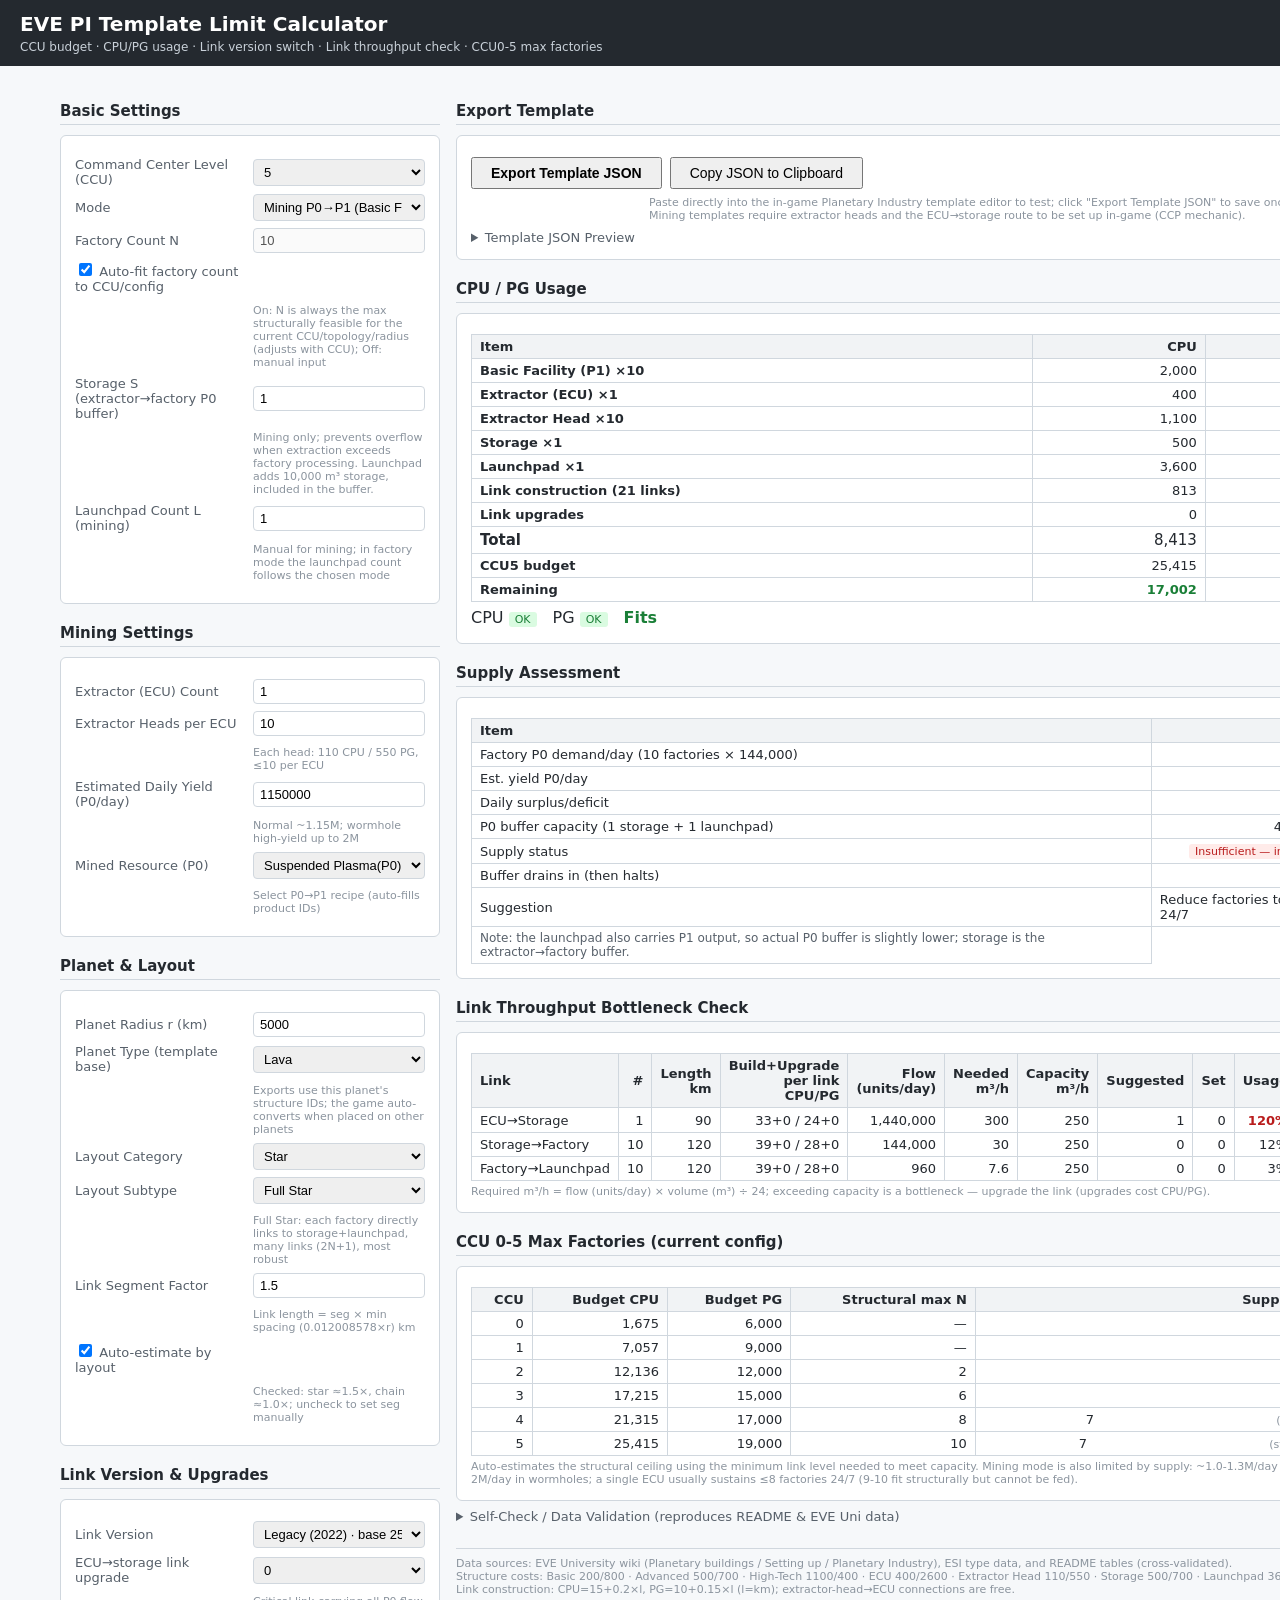
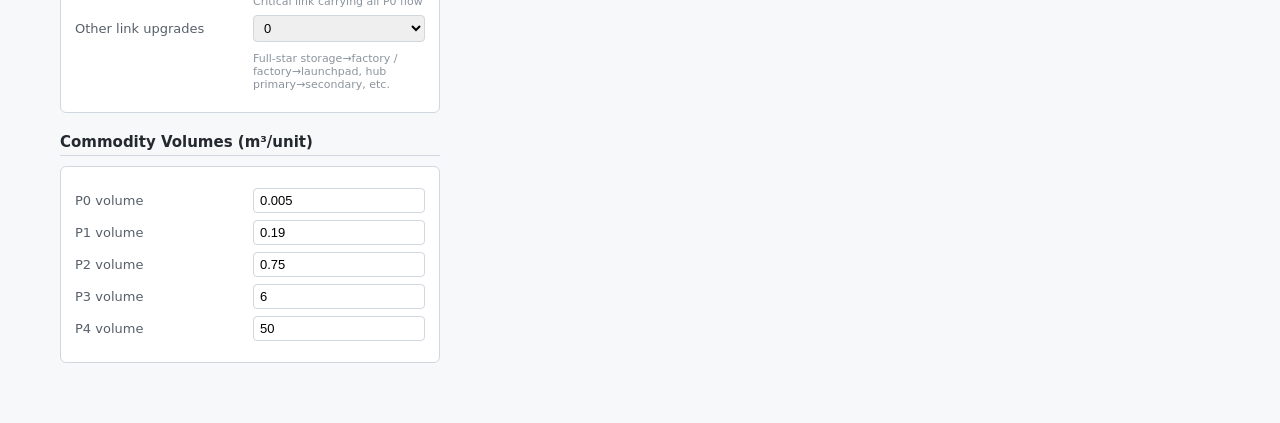
<file: pi_template_calculator/pi_calculator_en.html>
﻿<!DOCTYPE html>
<html lang="en">
<head>
<meta charset="UTF-8">
<meta name="viewport" content="width=device-width, initial-scale=1.0">
<title>EVE PI Template Limit Calculator (P0→P4)</title>
<style>
  :root { --ok:#1a7f37; --warn:#b45309; --bad:#b91c1c; --line:#d0d7de; --bg:#f6f8fa; }
  * { box-sizing:border-box; }
  body { font-family:system-ui,"Segoe UI",Arial,sans-serif; margin:0; background:var(--bg); color:#24292f; }
  header { background:#24292f; color:#fff; padding:12px 20px; }
  header h1 { margin:0; font-size:20px; }
  header p { margin:4px 0 0; font-size:12px; color:#c9d1d9; }
  main { max-width:1200px; margin:0 auto; padding:16px 20px 60px; }
  h2 { font-size:15px; border-bottom:1px solid var(--line); padding-bottom:4px; margin:20px 0 10px; }
  .grid { display:grid; grid-template-columns:380px 1fr; gap:16px; align-items:start; }
  @media(max-width:900px){ .grid { grid-template-columns:1fr; } }
  .panel { background:#fff; border:1px solid var(--line); border-radius:6px; padding:14px; }
  .row { display:flex; align-items:center; gap:8px; margin:7px 0; flex-wrap:wrap; }
  .row label { width:170px; font-size:13px; color:#57606a; }
  .row input[type=number], .row select { flex:1; min-width:90px; padding:4px 6px; border:1px solid var(--line); border-radius:4px; font-size:13px; }
  .hint { font-size:11px; color:#8b949e; margin:2px 0 0 178px; }
  table { border-collapse:collapse; width:100%; font-size:13px; margin-top:6px; }
  th, td { border:1px solid var(--line); padding:4px 8px; text-align:right; }
  th { background:#f1f3f5; }
  td.l, th.l { text-align:left; }
  .ok { color:var(--ok); font-weight:bold; }
  .warn { color:var(--warn); font-weight:bold; }
  .bad { color:var(--bad); font-weight:bold; }
  .mono { font-variant-numeric:tabular-nums; }
  .big { font-size:15px; }
  .summary td:first-child { text-align:left; font-weight:bold; }
  .tag { display:inline-block; padding:1px 6px; border-radius:3px; font-size:11px; }
  .tag-ok { background:#dafbe1; color:var(--ok); }
  .tag-warn { background:#fff8c5; color:var(--warn); }
  .tag-bad { background:#ffebe9; color:var(--bad); }
  details { margin-top:8px; }
  details summary { cursor:pointer; font-size:13px; color:#57606a; }
  #resSelfcheck { font-size:12px; color:#57606a; white-space:pre-wrap; }
  .foot { font-size:11px; color:#8b949e; margin-top:24px; border-top:1px solid var(--line); padding-top:8px; }
</style>
</head>
<body>
<header>
  <h1>EVE PI Template Limit Calculator</h1>
  <p>CCU budget · CPU/PG usage · Link version switch · Link throughput check · CCU0-5 max factories</p>
</header>

<main>
  <div class="grid">
    <!-- ============ Config ============ -->
    <div>
      <h2>Basic Settings</h2>
      <div class="panel">
        <div class="row">
          <label>Command Center Level (CCU)</label>
          <select id="ccu">
            <option value="0">0</option><option value="1">1</option><option value="2">2</option>
            <option value="3">3</option><option value="4">4</option><option value="5" selected>5</option>
          </select>
        </div>
        <div class="row">
          <label>Mode</label>
          <select id="mode">
            <option value="mining" selected>Mining P0→P1 (Basic Factories)</option>
            <option value="factory">Factory (processes imported goods)</option>
          </select>
        </div>
        <div class="row" id="tierRow">
          <label>Processing Tier</label>
          <select id="tier">
            <option value="P1P2" selected>P1→P2 (Advanced)</option>
            <option value="P2P3">P2→P3 (Advanced)</option>
            <option value="P3P4">P3→P4 (High-Tech; Barren/Temperate only)</option>
          </select>
        </div>
        <div class="row" id="prodRow" style="display:none;">
          <label>Target Product</label>
          <select id="factoryProd"></select>
          <div class="hint">Product list filtered by processing tier</div>
        </div>
        <div class="row" id="fModeRow" style="display:none;">
          <label>Factory Mode</label>
          <select id="fMode">
            <option value="eff" selected>Efficiency (single launchpad)</option>
            <option value="long">Long-maintenance (1 launchpad per input type)</option>
          </select>
          <div class="hint">Efficiency: 1 launchpad feeds all factories directly (full ≈ 1 day); Long-maintenance: each input type has its own launchpad, can run for days unattended (launchpads are expensive, factory count drops a bit)</div>
        </div>
        <div class="row">
          <label>Factory Count N</label>
          <input type="number" id="nFact" value="8" min="0" max="40" step="1">
        </div>
        <div class="row">
          <label><input type="checkbox" id="nAuto" checked style="flex:0; width:auto; min-width:0;"> Auto-fit factory count to CCU/config</label>
          <div class="hint">On: N is always the max structurally feasible for the current CCU/topology/radius (adjusts with CCU); Off: manual input</div>
        </div>
        <div class="row" id="storRow">
          <label>Storage S (extractor→factory P0 buffer)</label>
          <input type="number" id="nStor" value="1" min="0" max="20" step="1">
          <div class="hint">Mining only; prevents overflow when extraction exceeds factory processing. Launchpad adds 10,000 m³ storage, included in the buffer.</div>
        </div>
        <div class="row" id="lpadRow">
          <label>Launchpad Count L (mining)</label>
          <input type="number" id="nLpad" value="1" min="1" max="10" step="1">
          <div class="hint">Manual for mining; in factory mode the launchpad count follows the chosen mode</div>
        </div>
      </div>

      <h2 id="miningHead">Mining Settings</h2>
      <div class="panel" id="miningPanel">
        <div class="row">
          <label>Extractor (ECU) Count</label>
          <input type="number" id="nEcu" value="1" min="1" max="6" step="1">
        </div>
        <div class="row">
          <label>Extractor Heads per ECU</label>
          <input type="number" id="nHead" value="10" min="0" max="10" step="1">
          <div class="hint">Each head: 110 CPU / 550 PG, ≤10 per ECU</div>
        </div>
        <div class="row">
          <label>Estimated Daily Yield (P0/day)</label>
          <input type="number" id="yield" value="1150000" min="0" step="10000">
          <div class="hint">Normal ~1.15M; wormhole high-yield up to 2M</div>
        </div>
        <div class="row">
          <label>Mined Resource (P0)</label>
          <select id="miningRes"></select>
          <div class="hint">Select P0→P1 recipe (auto-fills product IDs)</div>
        </div>
      </div>

      <h2>Planet &amp; Layout</h2>
      <div class="panel">
        <div class="row">
          <label>Planet Radius r (km)</label>
          <input type="number" id="radius" value="5000" min="2500" step="100">
        </div>
        <div class="row">
          <label>Planet Type (template base)</label>
          <select id="pln">
            <option value="11">Temperate</option>
            <option value="12">Ice</option>
            <option value="13">Gas</option>
            <option value="2014">Oceanic</option>
            <option value="2015" selected>Lava</option>
            <option value="2016">Barren</option>
            <option value="2017">Storm</option>
            <option value="2063">Plasma</option>
          </select>
          <div class="hint">Exports use this planet's structure IDs; the game auto-converts when placed on other planets</div>
        </div>
        <div class="row">
          <label>Layout Category</label>
          <select id="layout">
            <option value="star" selected>Star</option>
            <option value="chain">Chain</option>
          </select>
        </div>
        <div class="row">
          <label>Layout Subtype</label>
          <select id="layoutSub"></select>
          <div class="hint" id="layoutHint">Full Star: each factory links directly to storage+launchpad (more links, most robust)</div>
        </div>
        <div class="row">
          <label>Link Segment Factor</label>
          <input type="number" id="seg" value="1.5" min="0.5" step="0.1">
          <div class="hint">Link length = seg × min spacing (0.012008578×r) km</div>
        </div>
        <div class="row">
          <label><input type="checkbox" id="segAuto" checked style="flex:0; width:auto; min-width:0;"> Auto-estimate by layout</label>
          <div class="hint">Checked: star ≈1.5×, chain ≈1.0×; uncheck to set seg manually</div>
        </div>
      </div>

      <h2>Link Version &amp; Upgrades</h2>
      <div class="panel">
        <div class="row">
          <label>Link Version</label>
          <select id="linkVer">
            <option value="old" selected>Legacy (2022) · base 250 m³/h · 10 levels</option>
            <option value="new">New (2026) · base 1,250 m³/h · 5 levels</option>
          </select>
        </div>
        <div class="row" id="mapRow">
          <label>New-version mapping</label>
          <select id="mapMode">
            <option value="floor" selected>Floor (old tier ≤ capacity)</option>
            <option value="ceil">Ceil (old tier ≥ capacity)</option>
          </select>
        </div>
        <div class="row">
          <label>ECU→storage link upgrade</label>
          <select id="upgEcu"><option value="0" selected>0</option></select>
          <div class="hint">Critical link carrying all P0 flow</div>
        </div>
        <div class="row" id="trunkRow">
          <label>Hub/trunk link upgrade</label>
          <select id="upgTrunk"><option value="0" selected>0</option></select>
          <div class="hint">Hub: storage→launchpad(P1), storage→primary; Serial: storage→f1 trunk. Usually no upgrade needed at normal yields</div>
        </div>
        <div class="row">
          <label>Other link upgrades</label>
          <select id="upgOther"><option value="0" selected>0</option></select>
          <div class="hint">Full-star storage→factory / factory→launchpad, hub primary→secondary, etc.</div>
        </div>
      </div>

      <h2>Commodity Volumes (m³/unit)</h2>
      <div class="panel">
        <div class="row"><label>P0 volume</label><input type="number" id="vP0" value="0.005" min="0.001" step="0.001"></div>
        <div class="row"><label>P1 volume</label><input type="number" id="vP1" value="0.19" min="0.05" step="0.01"></div>
        <div class="row"><label>P2 volume</label><input type="number" id="vP2" value="0.75" min="0.1" step="0.05"></div>
        <div class="row"><label>P3 volume</label><input type="number" id="vP3" value="6" min="1" step="0.5"></div>
        <div class="row"><label>P4 volume</label><input type="number" id="vP4" value="50" min="5" step="5"></div>
      </div>
    </div>

    <!-- ============ Results ============ -->
    <div>
      <h2>Export Template</h2>
      <div class="panel">
        <div class="row">
          <button id="btnExport" type="button" style="padding:6px 18px;font-size:14px;font-weight:bold;">Export Template JSON</button>
          <button id="btnCopy" type="button" style="padding:6px 18px;font-size:14px;">Copy JSON to Clipboard</button>
        </div>
        <div class="hint">Paste directly into the in-game Planetary Industry template editor to test; click "Export Template JSON" to save once confirmed. Mining templates require extractor heads and the ECU→storage route to be set up in-game (CCP mechanic).</div>
        <details>
          <summary>Template JSON Preview</summary>
          <pre id="resExport" style="font-size:11px;max-height:280px;overflow:auto;white-space:pre-wrap;margin:6px 0 0;background:#f6f8fa;padding:8px;border:1px solid #d0d7de;border-radius:4px;"></pre>
        </details>
      </div>

      <h2>CPU / PG Usage</h2>
      <div class="panel">
        <table id="resSummary" class="summary"></table>
        <div id="resStatus" style="margin-top:6px;"></div>
      </div>

      <h2 id="resSupplyHead">Supply Assessment</h2>
      <div class="panel" id="resSupply"></div>

      <h2 id="resFactoryHead">Factory Daily Throughput</h2>
      <div class="panel" id="resFactory"></div>

      <h2 id="resBufHead">No-Maintenance Assessment (launchpad array)</h2>
      <div class="panel" id="resBuf"></div>

      <h2>Link Throughput Bottleneck Check</h2>
      <div class="panel">
        <table id="resLinks"></table>
        <div class="hint" style="margin:4px 0 0;">Required m³/h = flow (units/day) × volume (m³) ÷ 24; exceeding capacity is a bottleneck — upgrade the link (upgrades cost CPU/PG).</div>
      </div>

      <h2>CCU 0-5 Max Factories (current config)</h2>
      <div class="panel">
        <table id="resMaxN"></table>
        <div class="hint" style="margin:4px 0 0;">Auto-estimates the structural ceiling using the minimum link level needed to meet capacity. Mining mode is also limited by supply: ~1.0-1.3M/day normal, up to 2M/day in wormholes; a single ECU usually sustains ≤8 factories 24/7 (9-10 fit structurally but cannot be fed).</div>
      </div>

      <details>
        <summary>Self-Check / Data Validation (reproduces README &amp; EVE Uni data)</summary>
        <div class="panel"><div id="resSelfcheck"></div></div>
      </details>

      <div class="foot">
        Data sources: EVE University wiki (Planetary buildings / Setting up / Planetary Industry), ESI type data, and README tables (cross-validated).<br>
        Structure costs: Basic 200/800 · Advanced 500/700 · High-Tech 1100/400 · ECU 400/2600 · Extractor Head 110/550 · Storage 500/700 · Launchpad 3600/700.<br>
        Link construction: CPU=15+0.2×l, PG=10+0.15×l (l=km); extractor-head→ECU connections are free.
      </div>
    </div>
  </div>
</main>

<script>
'use strict';
/* ================= Data ================= */
const CCU_BUDGET = [
  {cpu:1675,  pg:6000 },
  {cpu:7057,  pg:9000 },
  {cpu:12136, pg:12000},
  {cpu:17215, pg:15000},
  {cpu:21315, pg:17000},
  {cpu:25415, pg:19000},
];
const STRUCT = {
  basic:    {cpu:200,  pg:800,  name:'Basic Facility (P1)'},
  advanced: {cpu:500,  pg:700,  name:'Advanced Facility (P2/P3)'},
  hightech: {cpu:1100, pg:400,  name:'High-Tech Plant (P4)'},
  ecu:      {cpu:400,  pg:2600, name:'Extractor (ECU)'},
  head:     {cpu:110,  pg:550,  name:'Extractor Head'},
  storage:  {cpu:500,  pg:700,  name:'Storage'},
  launchpad:{cpu:3600, pg:700,  name:'Launchpad'},
};
/* Legacy upgrade cost = official table (500km base) total minus construction base 115/85 */
const UPGRADE_OLD = [
  {cap:250,    cpu:0,   pg:0  },
  {cap:500,    cpu:165, pg:98 },
  {cap:1000,   cpu:366, pg:206},
  {cap:2000,   cpu:598, pg:322},
  {cap:4000,   cpu:853, pg:443},
  {cap:8000,   cpu:1130,pg:570},
  {cap:16000,  cpu:1427,pg:701},
  {cap:32000,  cpu:1740,pg:836},
  {cap:64000,  cpu:2070,pg:974},
  {cap:128000, cpu:2415,pg:1115},
  {cap:256000, cpu:2774,pg:1259},
];
const NEW_CAPS = [1250, 2500, 5000, 10000, 20000, 40000];
function buildNewLevels(mapMode){
  return NEW_CAPS.map(c=>{
    let pick=UPGRADE_OLD[0];
    for(const o of UPGRADE_OLD){
      if(mapMode==='floor'){ if(o.cap<=c) pick=o; else break; }
      else { if(o.cap>=c){ pick=o; break; } }
    }
    return {cap:c, cpu:pick.cpu, pg:pick.pg};
  });
}
function getVersion(){
  const ver = document.getElementById('linkVer').value;
  if(ver==='old') return {id:'old', label:'Legacy (2022)', levels:UPGRADE_OLD};
  const mm = document.getElementById('mapMode').value;
  return {id:'new', label:'New (2026)', levels:buildNewLevels(mm)};
}
/* Factory tiers: daily input/output units */
const TIERS = {
  P1P2:{fact:'advanced', in:1920, out:120, inV:'vP1', outV:'vP2', label:'P1→P2',
        note:'2×40 P1/h → 5 P2/h'},
  P2P3:{fact:'advanced', in:720,  out:72,  inV:'vP2', outV:'vP3', label:'P2→P3',
        note:'30 P2/h → 3 P3/h (each input needs 2 P2 factories feeding it)'},
  P3P4:{fact:'hightech', in:432,  out:24,  inV:'vP3', outV:'vP4', label:'P3→P4',
        note:'18 P3/h → 1 P4/h (each input needs 2 P3 factories feeding it; Barren/Temperate only)'},
};
const MINING_IN=144000, MINING_OUT=960;

/* ================= Export data (from repo templates/ESI) ================= */
const PLANETS={
  11:{name:'Temperate', basic:2481, adv:0, ht:0, ecu:3068, stor:2562, lp:2256},
  12:{name:'Ice', basic:2493, adv:0, ht:0, ecu:3061, stor:2257, lp:2552},
  13:{name:'Gas', basic:2492, adv:0, ht:0, ecu:3060, stor:2536, lp:2543},
  2014:{name:'Oceanic', basic:2490, adv:0, ht:0, ecu:3063, stor:2535, lp:2542},
  2015:{name:'Lava', basic:2469, adv:0, ht:0, ecu:3062, stor:2558, lp:2555},
  2016:{name:'Barren', basic:2473, adv:2474, ht:2475, ecu:2848, stor:2541, lp:2544},
  2017:{name:'Storm', basic:2483, adv:0, ht:0, ecu:3067, stor:2561, lp:2557},
  2063:{name:'Plasma', basic:2471, adv:0, ht:0, ecu:3064, stor:2560, lp:2556},
};
const MINING_RES=[
  {p0:2073,p0n:'Micro Organisms',p1:2393,p1n:'Bacteria'},
  {p0:2267,p0n:'Base Metals',p1:2398,p1n:'Reactive Metals'},
  {p0:2268,p0n:'Aqueous Liquids',p1:3645,p1n:'Water'},
  {p0:2270,p0n:'Precious Metals',p1:2399,p1n:'Precious Metals'},
  {p0:2272,p0n:'Heavy Metals',p1:2400,p1n:'Toxic Metals'},
  {p0:2286,p0n:'Planktic Colonies',p1:3779,p1n:'Biomass'},
  {p0:2287,p0n:'Complex Organisms',p1:2395,p1n:'Proteins'},
  {p0:2288,p0n:'Carbon Compounds',p1:2396,p1n:'Biofuels'},
  {p0:2305,p0n:'Autotrophs',p1:2397,p1n:'Industrial Fibers'},
  {p0:2306,p0n:'Non-CS Crystals',p1:2401,p1n:'Chiral Structures'},
  {p0:2307,p0n:'Felsic Magma',p1:9828,p1n:'Silicon'},
  {p0:2308,p0n:'Suspended Plasma',p1:2389,p1n:'Plasmoids'},
  {p0:2309,p0n:'Ionic Solutions',p1:2390,p1n:'Electrolytes'},
  {p0:2310,p0n:'Noble Gas',p1:3683,p1n:'Oxygen'},
  {p0:2311,p0n:'Reactive Gas',p1:2392,p1n:'Oxidizing Compound'},
];
const PRODUCTS=[
  {id:44, name:'Enriched Uranium', tier:'P1P2', outQ:5, in:[[2399,40],[2400,40]]},
  {id:2312, name:'Supertensile Plastics', tier:'P1P2', outQ:5, in:[[3683,40],[3779,40]]},
  {id:2317, name:'Oxides', tier:'P1P2', outQ:5, in:[[2392,40],[3683,40]]},
  {id:2319, name:'Test Cultures', tier:'P1P2', outQ:5, in:[[2393,40],[3645,40]]},
  {id:2321, name:'Polyaramids', tier:'P1P2', outQ:5, in:[[2397,40],[2392,40]]},
  {id:2327, name:'Microfiber Shielding', tier:'P1P2', outQ:5, in:[[2397,40],[9828,40]]},
  {id:2328, name:'Water-Cooled CPU', tier:'P1P2', outQ:5, in:[[3645,40],[2398,40]]},
  {id:2329, name:'Biocells', tier:'P1P2', outQ:5, in:[[2399,40],[2396,40]]},
  {id:2463, name:'Nanites', tier:'P1P2', outQ:5, in:[[2393,40],[2398,40]]},
  {id:3689, name:'Mechanical Parts', tier:'P1P2', outQ:5, in:[[2399,40],[2398,40]]},
  {id:3691, name:'Synthetic Oil', tier:'P1P2', outQ:5, in:[[2390,40],[3683,40]]},
  {id:3693, name:'Fertilizer', tier:'P1P2', outQ:5, in:[[2393,40],[2395,40]]},
  {id:3695, name:'Polytextiles', tier:'P1P2', outQ:5, in:[[2397,40],[2396,40]]},
  {id:3697, name:'Silicate Glass', tier:'P1P2', outQ:5, in:[[2392,40],[9828,40]]},
  {id:3725, name:'Livestock', tier:'P1P2', outQ:5, in:[[2396,40],[2395,40]]},
  {id:3775, name:'Pathogen', tier:'P1P2', outQ:5, in:[[2393,40],[3779,40]]},
  {id:3828, name:'Construction Blocks', tier:'P1P2', outQ:5, in:[[2400,40],[2398,40]]},
  {id:9830, name:'Rocket Fuel', tier:'P1P2', outQ:5, in:[[2390,40],[2389,40]]},
  {id:9832, name:'Coolant', tier:'P1P2', outQ:5, in:[[2390,40],[3645,40]]},
  {id:9836, name:'Consumer Electronics', tier:'P1P2', outQ:5, in:[[2401,40],[2400,40]]},
  {id:9838, name:'Superconductors', tier:'P1P2', outQ:5, in:[[3645,40],[2389,40]]},
  {id:9840, name:'Transmitter', tier:'P1P2', outQ:5, in:[[2401,40],[2389,40]]},
  {id:9842, name:'Miniature Electronics', tier:'P1P2', outQ:5, in:[[2401,40],[9828,40]]},
  {id:15317, name:'Genetically Enhanced Livestock', tier:'P1P2', outQ:5, in:[[3779,40],[2395,40]]},
  {id:2344, name:'Condensates', tier:'P2P3', outQ:3, in:[[2317,10],[9832,10]]},
  {id:2345, name:'Camera Drones', tier:'P2P3', outQ:3, in:[[3697,10],[9830,10]]},
  {id:2346, name:'Synthetic Synapses', tier:'P2P3', outQ:3, in:[[2319,10],[2312,10]]},
  {id:2348, name:'Gel-Matrix Biopaste', tier:'P2P3', outQ:3, in:[[2317,10],[2329,10],[9838,10]]},
  {id:2349, name:'Supercomputers', tier:'P2P3', outQ:3, in:[[9836,10],[2328,10],[9832,10]]},
  {id:2351, name:'Smartfab Units', tier:'P2P3', outQ:3, in:[[9842,10],[3828,10]]},
  {id:2352, name:'Nuclear Reactors', tier:'P2P3', outQ:3, in:[[2327,10],[44,10]]},
  {id:2354, name:'Neocoms', tier:'P2P3', outQ:3, in:[[3697,10],[2329,10]]},
  {id:2358, name:'Biotech Research Reports', tier:'P2P3', outQ:3, in:[[2463,10],[3725,10],[3828,10]]},
  {id:2360, name:'Industrial Explosives', tier:'P2P3', outQ:3, in:[[3695,10],[3693,10]]},
  {id:2361, name:'Hermetic Membranes', tier:'P2P3', outQ:3, in:[[15317,10],[2321,10]]},
  {id:2366, name:'Hazmat Detection Systems', tier:'P2P3', outQ:3, in:[[3775,10],[3695,10],[9840,10]]},
  {id:2367, name:'Cryoprotectant Solution', tier:'P2P3', outQ:3, in:[[2319,10],[3691,10],[3693,10]]},
  {id:9834, name:'Guidance Systems', tier:'P2P3', outQ:3, in:[[2328,10],[9840,10]]},
  {id:9846, name:'Planetary Vehicles', tier:'P2P3', outQ:3, in:[[3689,10],[9842,10],[2312,10]]},
  {id:9848, name:'Robotics', tier:'P2P3', outQ:3, in:[[9836,10],[3689,10]]},
  {id:12836, name:'Transcranial Microcontrollers', tier:'P2P3', outQ:3, in:[[2463,10],[2329,10]]},
  {id:17136, name:'Ukomi Superconductors', tier:'P2P3', outQ:3, in:[[3691,10],[9838,10]]},
  {id:17392, name:'Data Chips', tier:'P2P3', outQ:3, in:[[2327,10],[2312,10]]},
  {id:17898, name:'High-Tech Transmitters', tier:'P2P3', outQ:3, in:[[2321,10],[9840,10]]},
  {id:28974, name:'Vaccines', tier:'P2P3', outQ:3, in:[[3775,10],[3725,10]]},
  {id:2867, name:'Broadcast Node', tier:'P3P4', outQ:1, in:[[17898,6],[17392,6],[2354,6]]},
  {id:2868, name:'Integrity Response Drones', tier:'P3P4', outQ:1, in:[[2366,6],[9846,6],[2348,6]]},
  {id:2869, name:'Nano-Factory', tier:'P3P4', outQ:1, in:[[2360,6],[2398,40],[17136,6]]},
  {id:2870, name:'Organic Mortar Applicators', tier:'P3P4', outQ:1, in:[[9848,6],[2393,40],[2344,6]]},
  {id:2871, name:'Recursive Computing Module', tier:'P3P4', outQ:1, in:[[12836,6],[9834,6],[2346,6]]},
  {id:2872, name:'Self-Harmonizing Power Core', tier:'P3P4', outQ:1, in:[[2345,6],[2352,6],[2361,6]]},
  {id:2875, name:'Sterile Conduits', tier:'P3P4', outQ:1, in:[[3645,40],[28974,6],[2351,6]]},
  {id:2876, name:'Wetware Mainframe', tier:'P3P4', outQ:1, in:[[2349,6],[2358,6],[2367,6]]},
];

/* ================= Template Generation ================= */
const SUB_LABEL={full:'Full Star',hub:'Hub Pair',semistar:'Semi-Star',serial:'Serial'};
function polar(la0,lo0,rho,th){ return {la:la0+rho*Math.cos(th), lo:lo0+rho*Math.sin(th)}; }
function layoutSubOf(cfg){ return cfg.layoutSub||(cfg.layout==='star'?'full':'serial'); }
/* Factory ring radius (radians): adjacent factories ≥ ml apart, ml clearance from central cluster (0.012) */
function ringRho(cfg,N){
  const mlR=0.012008578;
  const rhoSpacing=N>1?mlR/(2*Math.sin(Math.PI/N)):mlR;
  return Math.max(cfg.seg*mlR, rhoSpacing, 0.012+mlR);
}
function ringLenKm(cfg,N){ return ringRho(cfg,N)*cfg.radius; }
function buildMiningTemplate(cfg){
  const pl=PLANETS[cfg.pln]||PLANETS[2015];
  const res=MINING_RES[cfg.resIdx]||MINING_RES[11];
  const sub=layoutSubOf(cfg);
  const pins=[], links=[], routes=[];
  const addPin=(la,lo,s,t,h)=>{ pins.push({H:h||0, La:+la.toFixed(5), Lo:+lo.toFixed(5), S:s, T:t}); return pins.length; };
  const la0=1.5708, lo0=1.0;
  const lp=[],stor=[],ecu=[],fact=[];
  const maxFlow=Math.max(cfg.nFact*144000, cfg.yield);
  const QECU=Math.round(maxFlow/Math.max(cfg.nEcu,1));
  const RHO=ringRho(cfg,cfg.nFact);                       // factory ring radius (ml-spacing aware)

  if(sub==='full'){
    // Central cluster: storage centered, launchpad east (0°), ECU west (180°), mirror-symmetric; factory ring evenly spaced
    if(cfg.nStor===1) stor.push(addPin(la0,lo0,null,pl.stor));
    else for(let i=0;i<cfg.nStor;i++){ const p=polar(la0,lo0,0.012, i*2*Math.PI/cfg.nStor); stor.push(addPin(p.la,p.lo,null,pl.stor)); }
    for(let i=0;i<cfg.nLpad;i++){ const p=polar(la0,lo0,0.012, i*0.7); lp.push(addPin(p.la,p.lo,null,pl.lp)); }
    for(let i=0;i<cfg.nEcu;i++){ const p=polar(la0,lo0,0.012, Math.PI + i*0.7); ecu.push(addPin(p.la,p.lo,res.p0,pl.ecu,10)); }
    for(let i=0;i<cfg.nFact;i++){ const p=polar(la0,lo0,RHO, Math.PI/2 + 2*Math.PI*i/Math.max(cfg.nFact,1)); fact.push(addPin(p.la,p.lo,res.p1,pl.basic)); }
    for(let i=0;i<ecu.length;i++){ const s=stor[i%Math.max(stor.length,1)]; if(s) links.push({D:s,Lv:0,S:ecu[i]}); }
    for(let i=0;i<fact.length;i++){ const s=stor[i%Math.max(stor.length,1)]; if(s) links.push({D:fact[i],Lv:0,S:s}); links.push({D:lp[i%Math.max(lp.length,1)],Lv:0,S:fact[i]}); }
    for(let i=0;i<ecu.length;i++){ const s=stor[i%Math.max(stor.length,1)]; if(s) routes.push({P:[ecu[i],s], Q:QECU, T:res.p0}); }
    for(let i=0;i<fact.length;i++){ const s=stor[i%Math.max(stor.length,1)]; if(s) routes.push({P:[s,fact[i]], Q:3000, T:res.p0}); routes.push({P:[fact[i],lp[i%Math.max(lp.length,1)]], Q:20, T:res.p1}); }
  }else if(sub==='semistar'){
    const hub=[]; // storage (fallback: launchpad)
    if(cfg.nStor===1) stor.push(addPin(la0,lo0,null,pl.stor));
    else for(let i=0;i<cfg.nStor;i++){ const p=polar(la0,lo0,0.012, i*2*Math.PI/cfg.nStor); stor.push(addPin(p.la,p.lo,null,pl.stor)); }
    for(let i=0;i<cfg.nLpad;i++){ const p=polar(la0,lo0,0.012, i*0.7); lp.push(addPin(p.la,p.lo,null,pl.lp)); }
    for(let i=0;i<cfg.nEcu;i++){ const p=polar(la0,lo0,0.012, Math.PI + i*0.7); ecu.push(addPin(p.la,p.lo,res.p0,pl.ecu,10)); }
    for(let i=0;i<cfg.nFact;i++){ const p=polar(la0,lo0,RHO, Math.PI/2 + 2*Math.PI*i/Math.max(cfg.nFact,1)); fact.push(addPin(p.la,p.lo,res.p1,pl.basic)); }
    hub.push(...(stor.length?stor:lp));
    for(let i=0;i<ecu.length;i++){ const h=hub[i%hub.length]; if(h) links.push({D:h,Lv:0,S:ecu[i]}); }
    for(const s of stor){ for(const l of lp){ links.push({D:l,Lv:0,S:s}); } }
    for(let i=0;i<fact.length;i++){ const h=hub[i%hub.length]; if(h) links.push({D:fact[i],Lv:0,S:h}); }
    for(let i=0;i<ecu.length;i++){ const h=hub[i%hub.length]; if(h) routes.push({P:[ecu[i],h], Q:QECU, T:res.p0}); }
    for(let i=0;i<fact.length;i++){ const h=hub[i%hub.length], l=lp[i%Math.max(lp.length,1)]; if(h) routes.push({P:[h,fact[i]], Q:3000, T:res.p0}); if(h&&l) routes.push({P:[fact[i],h,l], Q:20, T:res.p1}); }
  }else if(sub==='hub'){
    // Storage hub + paired factories (international style); ring (star) or line (chain)
    const line=cfg.layout==='chain';
    const hub=[];
    if(line){
      let cur=lo0-0.026;
      for(let i=0;i<cfg.nEcu;i++) ecu.push(addPin(la0,cur,res.p0,pl.ecu,10)), cur+=0.013;
      for(let i=0;i<cfg.nStor;i++) stor.push(addPin(la0,cur,null,pl.stor)), cur+=0.013;
      for(let i=0;i<cfg.nLpad;i++) lp.push(addPin(la0,cur,null,pl.lp)), cur+=0.013;
      const P=Math.ceil(cfg.nFact/2), S=Math.floor(cfg.nFact/2);
      for(let k=0;k<P;k++){ fact.push(addPin(la0,cur,res.p1,pl.basic)); cur+=0.013; if(k<S){ fact.push(addPin(la0,cur,res.p1,pl.basic)); cur+=0.013; } }
    }else{
      if(cfg.nStor===1) stor.push(addPin(la0,lo0,null,pl.stor));
      else for(let i=0;i<cfg.nStor;i++){ const p=polar(la0,lo0,0.012, i*2*Math.PI/cfg.nStor); stor.push(addPin(p.la,p.lo,null,pl.stor)); }
      for(let i=0;i<cfg.nLpad;i++){ const p=polar(la0,lo0,0.012, i*0.7); lp.push(addPin(p.la,p.lo,null,pl.lp)); }
      for(let i=0;i<cfg.nEcu;i++){ const p=polar(la0,lo0,0.012, Math.PI + i*0.7); ecu.push(addPin(p.la,p.lo,res.p0,pl.ecu,10)); }
      const P=Math.ceil(cfg.nFact/2), S=Math.floor(cfg.nFact/2);
      const rhoP=ringRho(cfg,P);
      for(let k=0;k<P;k++){
        const th=Math.PI/2 + 2*Math.PI*k/Math.max(P,1);
        const p=polar(la0,lo0,rhoP,th); fact.push(addPin(p.la,p.lo,res.p1,pl.basic));
        if(k<S){ const q=polar(la0,lo0,rhoP+0.012008578,th); fact.push(addPin(q.la,q.lo,res.p1,pl.basic)); }
      }
    }
    hub.push(...(stor.length?stor:lp));
    for(let i=0;i<ecu.length;i++){ const h=hub[i%hub.length]; if(h) links.push({D:h,Lv:0,S:ecu[i]}); }
    for(const s of stor){ for(const l of lp){ links.push({D:s,Lv:0,S:l}); } }
    const P=Math.ceil(cfg.nFact/2), S=Math.floor(cfg.nFact/2);
    for(let k=0;k<P;k++){ const h=hub[k%hub.length]; if(h&&fact[2*k]) links.push({D:fact[2*k],Lv:0,S:h}); if(k<S&&fact[2*k+1]) links.push({D:fact[2*k+1],Lv:0,S:fact[2*k]}); }
    for(let i=0;i<ecu.length;i++){ const h=hub[i%hub.length]; if(h) routes.push({P:[ecu[i],h], Q:QECU, T:res.p0}); }
    for(let k=0;k<P;k++){ const h=hub[k%hub.length]; if(h&&fact[2*k]) routes.push({P:[h,fact[2*k]], Q:3000, T:res.p0}); if(h&&fact[2*k+1]) routes.push({P:[h,fact[2*k],fact[2*k+1]], Q:3000, T:res.p0}); }
    for(let k=0;k<P;k++){ const h=hub[k%hub.length], l=lp[k%Math.max(lp.length,1)];
      if(h&&l&&fact[2*k]) routes.push({P:[fact[2*k],h,l], Q:20, T:res.p1});
      if(h&&l&&fact[2*k+1]) routes.push({P:[fact[2*k+1],fact[2*k],h,l], Q:20, T:res.p1}); }
  }else{ // serial
    const step=0.013; let cur=lo0;
    for(let i=0;i<cfg.nEcu;i++) ecu.push(addPin(la0,cur,res.p0,pl.ecu,10)), cur+=step;
    for(let i=0;i<cfg.nStor;i++) stor.push(addPin(la0,cur,null,pl.stor)), cur+=step;
    for(let i=0;i<cfg.nFact;i++) fact.push(addPin(la0,cur,res.p1,pl.basic)), cur+=step;
    for(let i=0;i<cfg.nLpad;i++) lp.push(addPin(la0,cur,null,pl.lp)), cur+=step;
    const st0=stor[0], ec0=ecu[0], lp0=lp[0];
    if(ec0&&st0) links.push({D:st0,Lv:0,S:ec0});
    if(st0&&fact.length) links.push({D:fact[0],Lv:0,S:st0});
    for(let i=0;i<fact.length-1;i++) links.push({D:fact[i+1],Lv:0,S:fact[i]});
    if(fact.length&&lp0) links.push({D:lp0,Lv:0,S:fact[fact.length-1]});
    if(ec0&&st0) routes.push({P:[ec0,st0], Q:QECU, T:res.p0});
    for(let i=0;i<fact.length;i++){ if(st0) routes.push({P:[st0].concat(fact.slice(0,i+1)), Q:3000, T:res.p0}); }
    for(let i=0;i<fact.length;i++){ if(lp0) routes.push({P:[fact[i]].concat(fact.slice(i+1)).concat([lp0]), Q:20, T:res.p1}); }
  }
  return {CmdCtrLv:cfg.ccu,
          Cmt:`Miner ${res.p0n}-${res.p1n} ${cfg.nFact}fac ${pl.name} ${SUB_LABEL[sub]}`,
          Diam:2*cfg.radius, L:links, P:pins, Pln:cfg.pln, R:routes};
}
function buildFactoryTemplate(cfg){
  const pl=PLANETS[2016];
  const prod=PRODUCTS.find(p=>p.id===cfg.prodId)||PRODUCTS[0];
  const struct=prod.tier==='P3P4'?pl.ht:pl.adv;
  const sub=layoutSubOf(cfg);
  const pins=[], links=[], routes=[];
  const addPin=(la,lo,s,t,h)=>{ pins.push({H:h||0, La:+la.toFixed(5), Lo:+lo.toFixed(5), S:s, T:t}); return pins.length; };
  const la0=1.5708, lo0=1.0;
  const lp=[],fact=[];
  const L=factoryL(cfg);                       // Efficiency=1 launchpad; Long-maintenance=1 per input type
  const isLine=(cfg.layout==='chain'||sub==='serial');
  // Launchpads
  if(isLine){
    let cur=lo0-0.02;
    for(let i=0;i<L;i++) lp.push(addPin(la0,cur,null,pl.lp)), cur+=0.012;
  }else{
    for(let i=0;i<L;i++){ const p=polar(la0,lo0,0.012, Math.PI/2 + 2*Math.PI*i/Math.max(L,1)); lp.push(addPin(p.la,p.lo,null,pl.lp)); }
  }
  // Factories: ring (non-serial) or line
  if(isLine){
    const step=0.013; let cur=lo0+0.03;
    for(let i=0;i<cfg.nFact;i++) fact.push(addPin(la0,cur,prod.id,struct)), cur+=step;
  }else{
    const rho=ringRho(cfg,cfg.nFact);
    for(let i=0;i<cfg.nFact;i++){ const p=polar(la0,lo0,rho, Math.PI/2 + 2*Math.PI*i/Math.max(cfg.nFact,1)); fact.push(addPin(p.la,p.lo,prod.id,struct)); }
  }
  // Links: every factory ↔ every launchpad (one bidirectional: input in + output out)
  for(const f of fact) for(const l of lp) links.push({S:l,D:f,Lv:0});
  // Input routes: input type i comes from launchpad (i % L) to all factories
  for(let i=0;i<prod.in.length;i++){
    const [inId,inQ]=prod.in[i];
    const src=lp[i%Math.max(L,1)];
    for(const f of fact) routes.push({P:[src,f],Q:inQ,T:inId});
  }
  // Output routes: each factory → all launchpads (outQ split evenly, remainder to the first pads)
  const base=Math.floor(prod.outQ/L), rem=prod.outQ%L;
  for(const f of fact){
    for(let k=0;k<L;k++){ const q=base+(k<rem?1:0); if(q>0) routes.push({P:[f,lp[k]],Q:q,T:prod.id}); }
  }
  return {CmdCtrLv:cfg.ccu,
          Cmt:`Factory ${prod.name} ${cfg.nFact}fac ${cfg.fMode==='long'?'Long-Maintenance':'Efficiency'}`,
          Diam:2*cfg.radius, L:links, P:pins, Pln:2016, R:routes};
}
/* Game-format serialization: field order, space after colons/commas, float .0, byte-identical to in-game export */
const TOP_ORDER=['CmdCtrLv','Cmt','Diam','L','P','Pln','R'];
const OBJ_ORDERS={L:['D','Lv','S'], P:['H','La','Lo','S','T'], R:['P','Q','T']};
const FLOAT_KEYS={Diam:1,La:1,Lo:1};
function jnum(n,fl){
  if(typeof n!=='number') return String(n);
  if(fl) return Number.isInteger(n)?n.toFixed(1):String(n);
  return String(n);
}
function jval(v,key){
  if(v===null) return 'null';
  if(Array.isArray(v)) return '['+v.map(x=>jval(x)).join(', ')+']';
  if(typeof v==='object'){
    const order=OBJ_ORDERS[key]||Object.keys(v);
    return '{'+order.filter(k=>v[k]!==undefined).map(k=>`"${k}": ${jval(v[k],k)}`).join(', ')+'}';
  }
  if(typeof v==='number') return jnum(v,!!FLOAT_KEYS[key]);
  return JSON.stringify(String(v));
}
function serializeGame(tpl){
  const o={}; for(const k of TOP_ORDER) o[k]=tpl[k];
  return jval(o);
}
function exportJSON(){
  const cfg=readCfg();
  const tpl=cfg.mode==='mining'?buildMiningTemplate(cfg):buildFactoryTemplate(cfg);
  const json=serializeGame(tpl);
  const blob=new Blob([json],{type:'application/json'});
  const a=document.createElement('a');
  a.href=URL.createObjectURL(blob);
  a.download=(tpl.Cmt||'pi_template').replace(/[\\/:*?"<>|\s]+/g,'_')+'.json';
  document.body.appendChild(a); a.click();
  setTimeout(()=>{ URL.revokeObjectURL(a.href); a.remove(); }, 200);
}
function copyJSON(){
  const cfg=readCfg();
  const tpl=cfg.mode==='mining'?buildMiningTemplate(cfg):buildFactoryTemplate(cfg);
  const json=serializeGame(tpl);
  const done=()=>{ const b=$id('btnCopy'); const old=b.textContent; b.textContent='Copied ✓'; setTimeout(()=>{ b.textContent=old; }, 1500); };
  const fallback=()=>{
    const ta=document.createElement('textarea');
    ta.value=json; document.body.appendChild(ta); ta.select();
    try{ document.execCommand('copy'); done(); }catch(e){ alert('Copy failed — please copy manually from the preview: '+e.message); }
    ta.remove();
  };
  if(navigator.clipboard&&navigator.clipboard.writeText){
    navigator.clipboard.writeText(json).then(done).catch(fallback);
  }else fallback();
}
function populateMiningRes(){
  const sel=$id('miningRes');
  sel.innerHTML=MINING_RES.map((r,i)=>`<option value="${i}"${i===11?' selected':''}>${r.p0n}(P0) → ${r.p1n}(P1)</option>`).join('');
}
function populateFactoryProd(){
  const sel=$id('factoryProd');
  const tier=$id('tier').value;
  const cur=parseInt(sel.value,10);
  const list=PRODUCTS.filter(p=>p.tier===tier);
  sel.innerHTML=list.map(p=>`<option value="${p.id}">${p.name}</option>`).join('');
  sel.value=list.some(p=>p.id===cur)?cur:(list[0]?list[0].id:'');
}

/* ================= Utilities ================= */
function $id(x){ return document.getElementById(x); }
function num(id, def){ const v=parseFloat($id(id).value); return isNaN(v)?def:v; }
function int(id, def){ const v=parseInt($id(id).value,10); return isNaN(v)?def:v; }
function fmt(x){ return Math.round(x).toLocaleString('zh-CN'); }
function fmt1(x){ return (Math.round(x*10)/10).toLocaleString('zh-CN'); }
function readCfg(){
  return {
    ccu:int('ccu',5),
    mode:$id('mode').value,
    tier:$id('tier').value,
    fMode:$id('fMode').value,
    nFact:int('nFact',8),
    nStor:int('nStor',1),
    nLpad:int('nLpad',1),
    nEcu:int('nEcu',1),
    nHead:int('nHead',10),
    yield:num('yield',1150000),
    radius:num('radius',5000),
    pln:int('pln',2015),
    resIdx:int('miningRes',11),
    prodId:int('factoryProd',2329),
    layout:$id('layout').value,
    layoutSub:$id('layoutSub').value,
    seg:($id('segAuto').checked)?($id('layout').value==='star'?1.5:1.0):num('seg',1.5),
    ver:getVersion(),
    upgEcu:int('upgEcu',0),
    upgTrunk:int('upgTrunk',0),
    upgOther:int('upgOther',0),
    vP0:num('vP0',0.005), vP1:num('vP1',0.19), vP2:num('vP2',0.75),
    vP3:num('vP3',6),     vP4:num('vP4',50),
  };
}
function suggestLevel(ver, reqM3){
  for(let i=0;i<ver.levels.length;i++) if(ver.levels[i].cap>=reqM3) return i;
  return ver.levels.length-1;
}
/* ===== Factory: launchpad count & no-maintenance days ===== */
function factoryL(cfg){
  // Efficiency = 1 launchpad; Long-maintenance = 1 per input type
  if(cfg.mode!=='factory') return cfg.nLpad;
  if(cfg.fMode!=='long') return 1;
  const prod=PRODUCTS.find(p=>p.id===cfg.prodId);
  return prod&&prod.in.length>0? prod.in.length : 1;
}
/* Per input type: m³ consumed per factory per day (q×24×volume); output m³/day */
function inputTypesM3(cfg){
  const t=TIERS[cfg.tier];
  const prod=PRODUCTS.find(p=>p.id===cfg.prodId)||PRODUCTS[0];
  const arr=(prod.in||[]).map(([id,q])=>({id:id, q:q, m3day:q*24*cfg[t.inV]}));
  if(arr.length===0) arr.push({id:0, q:t.in, m3day:t.in*cfg[t.inV]});
  return {types:arr, inTotal:arr.reduce((s,x)=>s+x.m3day,0), outM3:t.out*cfg[t.outV]};
}
/* No-maintenance days X: with all launchpads full, the tightest input type keeps running for X days */
function maintainDays(cfg){
  if(cfg.mode!=='factory'||cfg.nFact<=0) return 0;
  const {types,inTotal,outM3}=inputTypesM3(cfg);
  const L=factoryL(cfg);
  if(cfg.fMode==='eff') return (L*10000)/(cfg.nFact*inTotal);
  let x=Infinity;
  for(const ty of types){ if(ty.m3day>0) x=Math.min(x, L*10000/(cfg.nFact*ty.m3day)); }
  return x===Infinity?0:x;
}

/* ================= Link Groups ================= */
function buildLinkGroups(cfg){
  const g=[];
  const sub=layoutSubOf(cfg);
  const isHub=(sub==='hub'), isSemi=(sub==='semistar'), isFull=(sub==='full'), isSerial=(sub==='serial');
  if(cfg.mode==='mining'){
    const demand=cfg.nFact*MINING_IN;
    const linkFlow=cfg.nEcu?Math.max(demand,cfg.yield)/cfg.nEcu:0;
    g.push({name:'ECU→Storage', count:cfg.nEcu, flowUnits:linkFlow, vol:cfg.vP0, level:'upgEcu'});
    if(isFull){
      g.push({name:'Storage→Factory', count:cfg.nFact, flowUnits:MINING_IN, vol:cfg.vP0, level:'upgOther', len:ringLenKm(cfg,cfg.nFact)});
      g.push({name:'Factory→Launchpad', count:cfg.nFact, flowUnits:MINING_OUT, vol:cfg.vP1, level:'upgOther', len:ringLenKm(cfg,cfg.nFact)});
    }else if(isSemi){
      g.push({name:'Storage→Factory (P0)', count:cfg.nFact, flowUnits:MINING_IN, vol:cfg.vP0, level:'upgOther', len:ringLenKm(cfg,cfg.nFact)});
      g.push({name:'Storage→Launchpad (P1)', count:1, flowUnits:cfg.nFact*MINING_OUT, vol:cfg.vP1, level:'upgTrunk'});
    }else if(isHub){
      g.push({name:'Storage→Launchpad (P1)', count:1, flowUnits:cfg.nFact*MINING_OUT, vol:cfg.vP1, level:'upgTrunk'});
      if(cfg.nFact>0) g.push({name:'Storage→Primary', count:Math.ceil(cfg.nFact/2), flowUnits:2*MINING_IN, vol:cfg.vP0, level:'upgTrunk', len:ringLenKm(cfg,Math.ceil(cfg.nFact/2))});
      if(cfg.nFact>1) g.push({name:'Primary→Secondary', count:Math.floor(cfg.nFact/2), flowUnits:MINING_IN, vol:cfg.vP0, level:'upgOther', len:0.012008578*cfg.radius});
    }else{ // serial
      g.push({name:'Storage→f1 (trunk)', count:1, flowUnits:demand, vol:cfg.vP0, level:'upgTrunk'});
      if(cfg.nFact>1) g.push({name:'Chain relay f_i→f_i+1', count:cfg.nFact-1, flowUnits:(cfg.nFact-1)*MINING_IN, vol:cfg.vP0, level:'upgTrunk'});
      g.push({name:'Last Factory→Launchpad', count:1, flowUnits:cfg.nFact*MINING_OUT, vol:cfg.vP1, level:'upgTrunk'});
    }
  }else{
    // Factory: L launchpads (Efficiency=1 / Long-maintenance=1 per input type); every factory links to every launchpad
    const L=factoryL(cfg);
    const {types,outM3}=inputTypesM3(cfg);
    const perH=types.map(ty=>ty.m3day/24);       // m³/h per factory per input type
    const inTotH=perH.reduce((a,b)=>a+b,0);      // all inputs per factory m³/h
    const outH=outM3/24;                         // output per factory m³/h
    // Efficiency: the single launchpad carries all inputs + output; Long-maintenance: each pad carries one input type + a share of output
    const req=cfg.fMode==='eff'? inTotH+outH : Math.max.apply(null,perH)+outH/Math.max(L,1);
    const isLine=(cfg.layout==='chain'||sub==='serial');
    if(isLine){
      // Serial/line: launchpad cluster sits at lo0-0.02 (step 0.012×L), factories run from lo0+0.03 by 0.013 each —
      // each link's real length grows with factory index, so charge per-factory rows (mirrors buildFactoryTemplate placement)
      const padCenter=0.012*(L-1)/2;             // launchpad cluster center offset (rad) from lo0-0.02
      for(let i=0;i<cfg.nFact;i++){
        const dLo=0.05 + 0.013*i - padCenter;    // lon difference cluster center → factory i (rad)
        g.push({name:`Factory ${i+1}↔Pads`, count:L, reqM3:req, level:'upgOther', len:dLo*cfg.radius});
      }
    }else{
      g.push({name:'Factory↔Launchpad (feed)', count:cfg.nFact*L, reqM3:req, level:'upgOther', len:ringLenKm(cfg,cfg.nFact)});
    }
  }
  return g;
}

/* ================= Calculation ================= */
function evaluate(cfg, autoUpg){
  const ver=cfg.ver;
  const budget=CCU_BUDGET[cfg.ccu];
  const ml=0.012008578*cfg.radius;
  const len=ml*cfg.seg;
  const build={cpu:15+0.2*len, pg:10+0.15*len};

  const structs=[]; let sCpu=0, sPg=0;
  const add=(k,n)=>{ if(n<=0) return; const st=STRUCT[k]; structs.push({name:`${st.name} ×${n}`, cpu:st.cpu*n, pg:st.pg*n}); sCpu+=st.cpu*n; sPg+=st.pg*n; };
  if(cfg.mode==='mining'){
    add('basic',cfg.nFact); add('ecu',cfg.nEcu); add('head',cfg.nEcu*cfg.nHead);
    add('storage',cfg.nStor); add('launchpad',cfg.nLpad);
  }else{
    add(TIERS[cfg.tier].fact,cfg.nFact);
    add('launchpad',factoryL(cfg));
  }

  const groups=buildLinkGroups(cfg);
  let lCpu=0, lPg=0, uCpu=0, uPg=0;
  const rows=[];
  for(const gr of groups){
    const len=gr.len!=null?gr.len:ml*cfg.seg;
    const bCpu=15+0.2*len, bPg=10+0.15*len;
    const req=gr.reqM3!=null?gr.reqM3:gr.flowUnits*gr.vol/24;
    const suggest=suggestLevel(ver, req);
    const lvl=autoUpg?suggest:cfg[gr.level];
    const cap=ver.levels[lvl].cap;
    const ok=req<=cap;
    lCpu+=bCpu*gr.count; lPg+=bPg*gr.count;
    uCpu+=ver.levels[lvl].cpu*gr.count; uPg+=ver.levels[lvl].pg*gr.count;
    rows.push({name:gr.name, count:gr.count, flow:gr.flowUnits!=null?gr.flowUnits:Math.round(req*24/(gr.vol||1)), vol:gr.vol,
               req:req, lvl:lvl, suggest:suggest, cap:cap, ok:ok, used:(req/cap*100),
               len:Math.round(len), bCpu:bCpu, bPg:bPg, uCpu:ver.levels[lvl].cpu, uPg:ver.levels[lvl].pg});
  }
  const totCpu=sCpu+lCpu+uCpu, totPg=sPg+lPg+uPg;
  return {
    cfg, budget, structs, sCpu, sPg, lCpu, lPg, uCpu, uPg, rows,
    totCpu, totPg, cpuLeft:budget.cpu-totCpu, pgLeft:budget.pg-totPg,
    cpuOk:totCpu<=budget.cpu, pgOk:totPg<=budget.pg,
  };
}

/* ================= Rendering ================= */
function populateLayoutSub(){
  const sel=$id('layoutSub');
  const L=$id('layout').value;
  const cur=sel.value||'';
  const opts = L==='star'
    ? [['full','Full Star'],['hub','Hub Pair'],['semistar','Semi-Star']]
    : [['serial','Serial (Legacy)'],['hub','Hub (Line)']];
  sel.innerHTML=opts.map(([v,label])=>`<option value="${v}">${label}</option>`).join('');
  sel.value=opts.some(o=>o[0]===cur)?cur:opts[0][0];
  const hints={
    full:'Full Star: each factory directly links to storage+launchpad, many links (2N+1), most robust',
    hub:'Hub Pair: storage is the hub, factories attach in pairs, few links (N+2), ≤2 factories per link, usually no upgrade needed',
    semistar:'Semi-Star: each factory links directly to storage (P0), P1 via storage→launchpad, links N+2',
    serial:'Serial: factories daisy-chained with multi-hop routes, storage→f1 carries all flow, needs upgrades at high yield',
  };
  $id('layoutHint').textContent=hints[sel.value]||'';
}
function update(){
  // sync seg input to the effective value when auto
  if($id('segAuto').checked){
    const auto=$id('layout').value==='star'?1.5:1.0;
    if(parseFloat($id('seg').value)!==auto) $id('seg').value=auto;
  }
  populateLayoutSub();
  let cfg=readCfg();
  // auto-fit: when on, N always = max structurally feasible for the config
  if($id('nAuto').checked){
    const maxN=maxFeasibleN(cfg);
    if(maxN>=0 && cfg.nFact!==maxN){
      $id('nFact').value=maxN;
      cfg=readCfg();
    }
  }
  $id('nFact').disabled=$id('nAuto').checked;
  const ver=cfg.ver;
  populateFactoryProd();
  // upgrade level dropdown max
  for(const id of ['upgEcu','upgTrunk','upgOther']) syncUpgOptions(id, ver.levels.length-1);
  const r=evaluate(cfg,false);
  renderSummary(r);
  renderStatus(r);
  renderLinks(r, cfg);
  renderSupply(r, cfg);
  renderFactory(cfg);
  renderBuffer(cfg);
  renderMaxN(cfg);
  renderExport(cfg);
  showHide(cfg);
}
function syncUpgOptions(id, maxL){
  const sel=$id(id); const cur=parseInt(sel.value,10);
  const want=Array.from({length:maxL+1},(_,i)=>`<option value="${i}"${i===cur?' selected':''}>${i}</option>`).join('');
  if(sel.innerHTML!==want) sel.innerHTML=want;
}
function showHide(cfg){
  $id('miningPanel').style.display=cfg.mode==='mining'?'':'none';
  $id('miningHead').style.display=cfg.mode==='mining'?'':'none';
  $id('tierRow').style.display=cfg.mode==='factory'?'':'none';
  $id('prodRow').style.display=cfg.mode==='factory'?'':'none';
  $id('fModeRow').style.display=cfg.mode==='factory'?'':'none';
  $id('storRow').style.display=cfg.mode==='mining'?'':'none';
  $id('lpadRow').style.display=cfg.mode==='mining'?'':'none';
  $id('trunkRow').style.display=(cfg.mode==='mining'&&layoutSubOf(cfg)!=='full')?'':'none';
  $id('mapRow').style.display=cfg.ver.id==='new'?'':'none';
  $id('resSupplyHead').style.display=cfg.mode==='mining'?'':'none';
  $id('resSupply').style.display=cfg.mode==='mining'?'':'none';
  $id('resFactoryHead').style.display=cfg.mode==='factory'?'':'none';
  $id('resFactory').style.display=cfg.mode==='factory'?'':'none';
  $id('resBufHead').style.display=cfg.mode==='factory'?'':'none';
  $id('resBuf').style.display=cfg.mode==='factory'?'':'none';
}
function statusTag(ok){
  return ok?'<span class="tag tag-ok">OK</span>':'<span class="tag tag-bad">Over</span>';
}
function renderSummary(r){
  let h='<tr><th class="l">Item</th><th>CPU</th><th>PG</th></tr>';
  for(const s of r.structs) h+=`<tr><td class="l">${s.name}</td><td class="mono">${fmt(s.cpu)}</td><td class="mono">${fmt(s.pg)}</td></tr>`;
  h+=`<tr><td class="l">Link construction (${r.rows.reduce((a,b)=>a+b.count,0)} links)</td><td class="mono">${fmt(r.lCpu)}</td><td class="mono">${fmt(r.lPg)}</td></tr>`;
  h+=`<tr><td class="l">Link upgrades</td><td class="mono">${fmt(r.uCpu)}</td><td class="mono">${fmt(r.uPg)}</td></tr>`;
  h+=`<tr><td class="l big">Total</td><td class="mono big">${fmt(r.totCpu)}</td><td class="mono big">${fmt(r.totPg)}</td></tr>`;
  h+=`<tr><td class="l">CCU${r.cfg.ccu} budget</td><td class="mono">${fmt(r.budget.cpu)}</td><td class="mono">${fmt(r.budget.pg)}</td></tr>`;
  h+=`<tr><td class="l">Remaining</td><td class="mono ${r.cpuOk?'ok':'bad'}">${fmt(r.cpuLeft)}</td><td class="mono ${r.pgOk?'ok':'bad'}">${fmt(r.pgLeft)}</td></tr>`;
  $id('resSummary').innerHTML=h;
}
function renderStatus(r){
  const parts=[];
  parts.push(`CPU ${statusTag(r.cpuOk)}`);
  parts.push(`PG ${statusTag(r.pgOk)}`);
  let msg='';
  if(r.cpuOk&&r.pgOk) msg='<span class="ok">Fits</span>';
  else if(!r.cpuOk&&!r.pgOk) msg='<span class="bad">Both CPU and PG over budget</span>';
  else if(!r.cpuOk) msg='<span class="bad">CPU over budget</span>';
  else msg='<span class="bad">PG over budget</span>';
  $id('resStatus').innerHTML=parts.join('　')+'　'+msg;
}
function renderLinks(r, cfg){
  let h='<tr><th class="l">Link</th><th>#</th><th>Length km</th><th>Build+Upgrade per link<br>CPU/PG</th><th>Flow (units/day)</th><th>Needed m³/h</th><th>Capacity m³/h</th><th>Suggested</th><th>Set</th><th>Usage</th><th>Status</th></tr>';
  for(const x of r.rows){
    const need=x.ok?'':'<span class="tag tag-warn">Upgrade</span>';
    const lvlCls=x.ok?'':'class="warn"';
    const cost=(x.bCpu!=null&&x.uCpu!=null)?`${Math.round(x.bCpu)}+${x.uCpu} / ${Math.round(x.bPg)}+${x.uPg}`:'—';
    h+=`<tr><td class="l">${x.name}</td><td class="mono">${x.count}</td>
      <td class="mono">${fmt(x.len)}</td><td class="mono">${cost}</td>
      <td class="mono">${fmt(x.flow)}</td><td class="mono">${fmt1(x.req)}</td>
      <td class="mono">${fmt(x.cap)}</td>
      <td class="mono">${x.suggest}</td><td class="mono ${lvlCls}">${x.lvl}</td>
      <td class="mono ${x.used>100?'bad':x.used>85?'warn':''}">${Math.round(x.used)}%</td>
      <td>${x.ok?'':'<span class="tag tag-warn">Bottleneck</span>'}</td></tr>`;
  }
  if(r.rows.length===0) h='<tr><td colspan="11" class="l">No links (factory count = 0)</td></tr>';
  $id('resLinks').innerHTML=h;
}
function renderSupply(r, cfg){
  const demand=cfg.nFact*MINING_IN;
  const y=cfg.yield;
  const surplus=y-demand;
  const storUnits=12000/cfg.vP0;                 // P0 units per storage
  const lpUnits=10000/cfg.vP0;                   // P0 units per launchpad
  const totalStor=cfg.nStor*storUnits + cfg.nLpad*lpUnits;   // storage + launchpad total buffer
  const drainDays= totalStor/demand;             // days buffer lasts after outage
  const fillDays= surplus>0? totalStor/surplus : Infinity;   // days to fill buffer
  const dieDays = surplus<0? totalStor/(-surplus) : Infinity; // days to drain buffer on deficit
  let h=`<table><tr><th class="l">Item</th><th>Value</th></tr>`;
  h+=`<tr><td class="l">Factory P0 demand/day (${cfg.nFact} factories × 144,000)</td><td class="mono">${fmt(demand)}</td></tr>`;
  h+=`<tr><td class="l">Est. yield P0/day</td><td class="mono">${fmt(y)}</td></tr>`;
  h+=`<tr><td class="l">Daily surplus/deficit</td><td class="mono ${surplus>=0?'ok':'bad'}">${surplus>=0?'+':''}${fmt(surplus)}</td></tr>`;
  h+=`<tr><td class="l">P0 buffer capacity (${cfg.nStor} storage + ${cfg.nLpad} launchpad)</td><td class="mono">${fmt(totalStor)} units</td></tr>`;
  if(surplus>=0){
    h+=`<tr><td class="l">Supply status</td><td><span class="tag tag-ok">Adequate — runs 24/7</span></td></tr>`;
    h+=`<tr><td class="l">Buffer lasts after outage</td><td class="mono">${fmt1(drainDays)} days</td></tr>`;
    if(surplus>0) h+=`<tr><td class="l">Time to fill buffer at surplus</td><td class="mono">${fmt1(fillDays)} days</td></tr>`;
  }else{
    h+=`<tr><td class="l">Supply status</td><td><span class="tag tag-bad">Insufficient — intermittent halts</span></td></tr>`;
    h+=`<tr><td class="l">Buffer drains in (then halts)</td><td class="mono">${fmt1(dieDays)} days</td></tr>`;
    h+=`<tr><td class="l">Suggestion</td><td class="l">Reduce factories to ≤ ${Math.floor(y/144000)} to run 24/7</td></tr>`;
  }
  h+=`<tr><td class="l" style="text-align:left;font-size:12px;color:#57606a;">Note: the launchpad also carries P1 output, so actual P0 buffer is slightly lower; storage is the extractor→factory buffer.</td></tr>`;
  h+=`</table>`;
  $id('resSupply').innerHTML=h;
}
function renderFactory(cfg){
  const t=TIERS[cfg.tier];
  const inVol=cfg[t.inV], outVol=cfg[t.outV];
  let h=`<table><tr><th class="l">Item</th><th>per factory/day</th><th>${cfg.nFact} factories/day</th><th>Volume</th></tr>`;
  h+=`<tr><td class="l">Input ${t.label}</td><td class="mono">${fmt(t.in)}</td><td class="mono">${fmt(t.in*cfg.nFact)}</td><td class="mono">${fmt1(inVol)} m³/unit → ${fmt1(t.in*cfg.nFact*inVol)} m³</td></tr>`;
  h+=`<tr><td class="l">Output</td><td class="mono">${fmt(t.out)}</td><td class="mono">${fmt(t.out*cfg.nFact)}</td><td class="mono">${fmt1(outVol)} m³/unit → ${fmt1(t.out*cfg.nFact*outVol)} m³</td></tr>`;
  h+=`<tr><td class="l" colspan="4" style="text-align:left;font-size:12px;color:#57606a;">${t.note}</td></tr>`;
  h+=`</table>`;
  $id('resFactory').innerHTML=h;
}
function renderBuffer(cfg){
  const L=factoryL(cfg);
  const {types,inTotal,outM3}=inputTypesM3(cfg);
  const days=maintainDays(cfg);
  const t=TIERS[cfg.tier];
  const fmtD=x=> x<1? (Math.round(x*100)/100).toLocaleString('zh-CN') : fmt1(x);
  const modeTxt=cfg.fMode==='long'?'Long-maintenance (1 launchpad per input type)':'Efficiency (single launchpad for all inputs/outputs)';
  let h=`<table><tr><th class="l">Item</th><th>Value</th></tr>`;
  h+=`<tr><td class="l">Mode</td><td class="l">${modeTxt} (${L} launchpads × 10,000 m³)</td></tr>`;
  for(let i=0;i<types.length;i++){
    const ty=types[i];
    h+=`<tr><td class="l">Input type ${i+1} per factory/day</td><td class="mono">${fmt(ty.q*24)} units ≈ ${fmt1(ty.m3day)} m³</td></tr>`;
  }
  h+=`<tr><td class="l">Total input consumed by ${cfg.nFact} factories</td><td class="mono">${fmt1(inTotal*cfg.nFact)} m³/day</td></tr>`;
  h+=`<tr><td class="l">Total output produced by ${cfg.nFact} factories</td><td class="mono">${fmt1(outM3*cfg.nFact)} m³/day</td></tr>`;
  h+=`<tr><td class="l">No-maintenance span (until input runs out)</td><td class="mono">${fmtD(days)} days ${days>=1?'<span class="tag tag-ok">overnight / next-day pickup OK</span>':(days>0?'<span class="tag tag-warn">needs frequent refill</span>':'<span class="tag tag-bad">cannot self-sustain</span>')}</td></tr>`;
  h+=`<tr><td class="l" colspan="2" style="text-align:left;font-size:12px;color:#57606a;">Note: launchpads only load/unload (import input, export output); no storage hub is used. After X days the input runs out and factories halt; resupply on your next visit resumes full production. ${cfg.fMode==='eff'?'Efficiency mode mixes everything on one launchpad, so X is usually under 1 day — for frequent logins.':'Long-maintenance mode dedicates one launchpad per input type, stretching X — for every-other-day or every-few-days logins.'}</td></tr>`;
  h+=`</table>`;
  $id('resBuf').innerHTML=h;
}
function maxFeasibleN(cfg){
  let best=-1;
  for(let N=0;N<=40;N++){
    const c2={...cfg, nFact:N};
    const r=evaluate(c2,true);
    if(r.cpuOk&&r.pgOk) best=N; else break;
  }
  return best;
}
function renderMaxN(cfg){
  const isMining=cfg.mode==='mining';
  const rows=[];
  for(let c=0;c<=5;c++){
    const best=maxFeasibleN({...cfg, ccu:c});
    const supply=isMining?Math.min(best, Math.floor(cfg.yield/144000)):best;
    rows.push({ccu:c, max:best, supply});
  }
  let h=`<tr><th>CCU</th><th>Budget CPU</th><th>Budget PG</th><th>Structural max N</th><th>${isMining?'Supply max (24/7)':'Effective max N'}</th></tr>`;
  for(const r of rows){
    const b=CCU_BUDGET[r.ccu];
    let eff;
    if(r.max<0) eff='—';
    else if(isMining) eff= r.supply===r.max ? String(r.max) : `${r.supply} <span class="hint">(structural max ${r.max})</span>`;
    else eff=String(r.max);
    h+=`<tr><td class="mono">${r.ccu}</td><td class="mono">${fmt(b.cpu)}</td><td class="mono">${fmt(b.pg)}</td>
        <td class="mono">${r.max<0?'—':r.max}</td><td>${eff}</td></tr>`;
  }
  $id('resMaxN').innerHTML=h;
}
function renderExport(cfg){
  let tpl;
  try{
    tpl=cfg.mode==='mining'?buildMiningTemplate(cfg):buildFactoryTemplate(cfg);
    $id('resExport').textContent=serializeGame(tpl);
  }catch(e){
    $id('resExport').textContent='Generation failed: '+e.message;
  }
}

/* ================= Self-Check ================= */
function selfCheck(){
  const lines=[];
  const C=(ccu,cpu,pg,ctx)=>{ const b=CCU_BUDGET[ccu]; return {ok:b.cpu-cpu===ctx.cpu&&b.pg-pg===ctx.pg, got:{cpu:b.cpu-cpu,pg:b.pg-pg}}; };
  // P4 x8 + 1 launchpad: 12,400/3,900; CCU3 left 4,815/11,100
  let cpu=8*1100+3600, pg=8*400+700;
  lines.push(`P4×8+Launchpad structures = ${fmt(cpu)}/${fmt(pg)} (expected 12,400/3,900) ${cpu===12400&&pg===3900?'✓':'✗'}`);
  let r=C(3,cpu,pg,{cpu:4815,pg:11100});
  lines.push(`  CCU3 remaining = ${fmt(r.got.cpu)}/${fmt(r.got.pg)} (expected 4,815/11,100) ${r.ok?'✓':'✗'}`);
  // P2/P3 x12 + 1 launchpad: 9,600/9,100; CCU2 left 2,536/2,900
  cpu=12*500+3600; pg=12*700+700;
  lines.push(`P2/P3×12+Launchpad = ${fmt(cpu)}/${fmt(pg)} (expected 9,600/9,100) ${cpu===9600&&pg===9100?'✓':'✗'}`);
  r=C(2,cpu,pg,{cpu:2536,pg:2900});
  lines.push(`  CCU2 remaining = ${fmt(r.got.cpu)}/${fmt(r.got.pg)} (expected 2,536/2,900) ${r.ok?'✓':'✗'}`);
  // LS miner 2ECU+4basic+1stor+1pad: 5,700/9,800; CCU5 left 19,715/9,200
  cpu=2*400+4*200+500+3600; pg=2*2600+4*800+700+700;
  lines.push(`LS Miner (2ECU+4fac+1stor+1pad) = ${fmt(cpu)}/${fmt(pg)} (expected 5,700/9,800) ${cpu===5700&&pg===9800?'✓':'✗'}`);
  r=C(5,cpu,pg,{cpu:19715,pg:9200});
  lines.push(`  CCU5 remaining = ${fmt(r.got.cpu)}/${fmt(r.got.pg)} (expected 19,715/9,200) ${r.ok?'✓':'✗'}`);
  // 00 miner 1ECU+8basic+1stor+1pad: 6,100/10,400
  cpu=400+8*200+500+3600; pg=2600+8*800+700+700;
  lines.push(`00 Miner (1ECU+8fac+1stor+1pad) = ${fmt(cpu)}/${fmt(pg)} (expected 6,100/10,400) ${cpu===6100&&pg===10400?'✓':'✗'}`);
  // legacy upgrade mapping (new floor)
  const nl=buildNewLevels('floor');
  const expect=[[1250,366,206],[2500,598,322],[5000,853,443],[10000,1130,570],[20000,1427,701],[40000,1740,836]];
  lines.push('New (floor) mapping:');
  for(let i=0;i<nl.length;i++){ const e=expect[i]; const m=nl[i].cap===e[0]&&nl[i].cpu===e[1]&&nl[i].pg===e[2]; lines.push(`  L${i} ${fmt(nl[i].cap)}m³/h +${nl[i].cpu}/+${nl[i].pg} ${m?'✓':'✗'}`); }
  // wormhole: P0 0.005, 2M/day → needs 416.7 m³/h; legacy L1(500)
  const req=2000000*0.005/24;
  lines.push(`Wormhole 2M/day P0 → needs ${fmt1(req)} m³/h; legacy suggested level ${suggestLevel({levels:UPGRADE_OLD},req)} (expected 1, cap 500)`);
  lines.push(`Normal 1.15M/day P0 → needs ${fmt1(1150000*0.005/24)} m³/h; legacy suggested level ${suggestLevel({levels:UPGRADE_OLD},1150000*0.005/24)} (expected 0, cap 250)`);
  // supply: 8 factories need 1.152M
  lines.push(`8-factory demand = ${fmt(8*144000)} P0/day (expected 1,152,000) ${8*144000===1152000?'✓':'✗'}`);
  // storage P0 capacity
  lines.push(`Storage P0 capacity = ${fmt(12000/0.005)} units (expected 2,400,000) ${12000/0.005===2400000?'✓':'✗'}`);
  lines.push(`Launchpad P0 capacity = ${fmt(10000/0.005)} units (expected 2,000,000) ${10000/0.005===2000000?'✓':'✗'}`);
  lines.push(`1 storage + 1 launchpad P0 buffer = ${fmt((12000+10000)/0.005)} units (expected 4,400,000)`);
  $id('resSelfcheck').textContent=lines.join('\n');
}

/* ================= Events ================= */
const bindIds=['ccu','mode','tier','fMode','pln','miningRes','factoryProd','nFact','nAuto','nStor','nLpad','nEcu','nHead','yield','radius','layout','layoutSub','seg','segAuto','linkVer','mapMode','upgEcu','upgTrunk','upgOther','vP0','vP1','vP2','vP3','vP4'];
for(const id of bindIds) $id(id).addEventListener('input',update);
$id('btnExport').addEventListener('click',exportJSON);
$id('btnCopy').addEventListener('click',copyJSON);
window.addEventListener('DOMContentLoaded',()=>{ populateMiningRes(); populateLayoutSub(); update(); selfCheck(); });
</script>
</body>
</html>
</file>
<file: frontend/css/styles.css>
:root {
  --ink: #17212b;
  --muted: #64727d;
  --line: #d7e0e5;
  --paper: #f4f1e9;
  --panel: #fffdf8;
  --p0: #60727d;
  --p1: #2d8a75;
  --p2: #c38a2d;
  --p3: #bd5b45;
  --p4: #6e4b87;
  --accent: #ef6c42;
  --control: #fff;
  --planet: #fff;
}

body:has(#themeToggle:checked) {
  --ink: #edf2f0;
  --muted: #d2e0df;
  --line: #35474d;
  --paper: #080e11;
  --panel: #121c20;
  --control: #1b292f;
  --planet: #1b292f;
  --accent: #f28a5c;
}

* { box-sizing: border-box; }
body { margin: 0; color: var(--ink); background: var(--paper); font-family: Georgia, 'Times New Roman', serif; }
header { position: relative; padding: 28px clamp(18px, 4vw, 58px) 20px; border-bottom: 1px solid var(--line); background: linear-gradient(115deg, #fffdf8 0%, #f7ead9 58%, #e7f0eb 100%); }
body:has(#themeToggle:checked) header { background: linear-gradient(115deg, #172329 0%, #29352d 58%, #332a27 100%); }
body:has(#themeToggle:checked) .canvas { background: rgba(8, 14, 17, .94); }
.eyebrow { margin: 0 0 8px; color: var(--accent); font: 700 12px/1.2 'Trebuchet MS', sans-serif; letter-spacing: 2px; text-transform: uppercase; }
h1 { margin: 0; font-size: clamp(30px, 5vw, 58px); line-height: .98; font-weight: 500; }
.eyebrow, header h1, header .subtitle { padding-right: 72px; }
.subtitle { max-width: 720px; margin: 12px 0 0; color: var(--muted); font-size: 17px; }
.navbar { position: absolute; top: 28px; right: calc(clamp(18px, 4vw, 58px) + 68px); display: flex; flex-wrap: wrap; gap: 18px; align-items: center; }
.nav-link { color: var(--muted); text-decoration: none; font: 700 13px 'Trebuchet MS', sans-serif; letter-spacing: .5px; padding: 4px 0; border-bottom: 2px solid transparent; transition: color .2s, border-color .2s; }
.nav-link:hover { color: var(--ink); border-bottom-color: var(--accent); }
.nav-link.active { color: var(--accent); border-bottom-color: var(--accent); }
main { padding: 18px clamp(12px, 3vw, 42px) 44px; }
.toolbar { display: flex; flex-wrap: wrap; gap: 10px; align-items: center; margin-bottom: 14px; padding: 12px; background: var(--panel); border: 1px solid var(--line); }
input { min-width: 220px; flex: 1; padding: 10px 12px; border: 1px solid #bdc9ce; background: var(--control); color: var(--ink); font: 15px 'Trebuchet MS', sans-serif; }
.theme-switch { position: absolute; top: 24px; right: clamp(18px, 4vw, 58px); display: block; width: 50px; height: 28px; cursor: pointer; }
.theme-switch input { position: absolute; width: 1px; height: 1px; opacity: 0; }
.theme-track { position: relative; display: block; width: 50px; height: 28px; border: 1px solid var(--line); border-radius: 20px; background: #fff; transition: background .2s, border-color .2s; }
.theme-track::before { content: '\2600'; position: absolute; top: 4px; left: 6px; color: #c38a2d; font: 16px/18px 'Trebuchet MS', sans-serif; }
.theme-track::after { content: ''; position: absolute; top: 3px; left: 25px; width: 20px; height: 20px; border-radius: 50%; background: #f4c95d; box-shadow: 0 1px 3px rgba(23,33,43,.25); transition: transform .2s, background .2s; }
.theme-switch input:focus-visible + .theme-track { outline: 2px solid var(--accent); outline-offset: 3px; }
body:has(#themeToggle:checked) .theme-track { background: #172329; }
body:has(#themeToggle:checked) .theme-track::before { content: '\263E'; left: 29px; color: #dce8e8; }
body:has(#themeToggle:checked) .theme-track::after { transform: translateX(-20px); background: #dce8e8; }
.toolbar label { color: var(--muted); font: 700 12px 'Trebuchet MS', sans-serif; letter-spacing: .5px; }
.toolbar select { min-width: 220px; padding: 9px 30px 9px 12px; border: 1px solid #bdc9ce; border-radius: 0; background: var(--control); color: var(--ink); font: 700 12px 'Trebuchet MS', sans-serif; cursor: pointer; }
.toolbar select:hover, .toolbar select:focus { border-color: var(--accent); outline: none; background: #fff1e9; }
body:has(#themeToggle:checked) .toolbar select:hover, body:has(#themeToggle:checked) .toolbar select:focus { background: #3a302b; }
button { padding: 9px 13px; border: 1px solid var(--line); background: var(--control); color: var(--ink); cursor: pointer; font: 700 12px 'Trebuchet MS', sans-serif; letter-spacing: .5px; }
button:hover, button.active { border-color: var(--accent); background: #fff1e9; }
body:has(#themeToggle:checked) button:hover, body:has(#themeToggle:checked) button.active { background: #3a302b; }
.legend { display: flex; flex-wrap: wrap; gap: 7px; margin-left: auto; }
.legend span { padding: 5px 8px; color: #fff; font: 700 11px 'Trebuchet MS', sans-serif; }
.legend .p0 { background: var(--p0); } .legend .p1 { background: var(--p1); } .legend .p2 { background: var(--p2); } .legend .p3 { background: var(--p3); } .legend .p4 { background: var(--p4); }
.meta { min-height: 23px; margin: 0 2px 9px; color: var(--muted); font: 12px 'Trebuchet MS', sans-serif; }
.canvas { overflow: auto; border: 1px solid var(--line); background: rgba(255,253,248,.78); }
svg { display: block; min-width: 1410px; }
.tier-label { fill: var(--muted); font: 700 13px 'Trebuchet MS', sans-serif; letter-spacing: 1px; text-transform: uppercase; }
body:has(#themeToggle:checked) .tier-label { fill: #f3faf8; }
.edge { fill: none; stroke: #aebbc0; stroke-width: 1.2; opacity: .62; transition: opacity .2s, stroke .2s, stroke-width .2s; }
.edge.active { stroke: var(--accent); stroke-width: 2.8; opacity: 1; }
.node { cursor: pointer; transition: opacity .2s; }
.node rect { stroke: rgba(23,33,43,.18); stroke-width: 1; }
.node text { fill: #fff; font: 700 12px 'Trebuchet MS', sans-serif; pointer-events: none; }
.node .tier { opacity: .75; font-size: 10px; letter-spacing: 1px; }
.node.dimmed, .edge.dimmed { opacity: .12; }
.node.match rect { stroke: #17212b; stroke-width: 3; }
.node.selected rect { stroke: #17212b; stroke-width: 4; }
.planet-node, .planet-edge { opacity: 0; pointer-events: none; transition: opacity .2s; }
.planet-node.visible, .planet-edge.visible { opacity: 1; }
.planet-node rect { fill: var(--planet); stroke: var(--p0); stroke-width: 1.5; }
.planet-node text { fill: var(--p0); font: 700 11px 'Trebuchet MS', sans-serif; pointer-events: none; }
.planet-edge { fill: none; stroke: var(--p0); stroke-width: 1.5; stroke-dasharray: 4 3; }
.node[data-tier="P0"] rect { fill: var(--p0); } .node[data-tier="P1"] rect { fill: var(--p1); } .node[data-tier="P2"] rect { fill: var(--p2); } .node[data-tier="P3"] rect { fill: var(--p3); } .node[data-tier="P4"] rect { fill: var(--p4); }
.note { margin-top: 12px; color: var(--muted); font: 12px/1.5 'Trebuchet MS', sans-serif; }
.context-menu { position: fixed; z-index: 10; display: none; min-width: 280px; max-width: min(390px, calc(100vw - 24px)); padding: 8px; border: 1px solid var(--line); background: var(--panel); box-shadow: 5px 6px 0 rgba(23,33,43,.12); }
.context-menu.visible { display: block; }
.context-title { margin: 3px 6px 7px; color: var(--muted); font: 700 11px 'Trebuchet MS', sans-serif; letter-spacing: 1px; text-transform: uppercase; }
.context-menu button { display: block; width: 100%; margin: 3px 0; text-align: left; overflow: hidden; text-overflow: ellipsis; white-space: nowrap; }
.context-menu .local { margin-top: 8px; border-top: 1px solid var(--line); padding-top: 8px; }
@media (max-width: 700px) { header { padding-top: 64px; } .navbar { top: 24px; left: clamp(18px, 4vw, 58px); right: 84px; gap: 14px; } .subtitle { font-size: 15px; } .legend { width: 100%; margin-left: 0; } }
</file>
<file: frontend/css/calculator.css>
/* Calculator-specific styles */

/* Calculator grid layout */
.calc-grid {
  display: grid;
  grid-template-columns: 380px 1fr;
  gap: 24px;
  align-items: start;
}

@media (max-width: 900px) {
  .calc-grid {
    grid-template-columns: 1fr;
  }
}

.calc-sidebar {
  display: flex;
  flex-direction: column;
  gap: 18px;
}

.calc-results {
  display: flex;
  flex-direction: column;
  gap: 18px;
}

/* Panel styling */
.panel {
  background: var(--panel);
  border: 1px solid var(--line);
  padding: 16px;
  border-radius: 0;
}

/* Row styling for form fields */
.row {
  display: flex;
  align-items: center;
  gap: 10px;
  margin: 10px 0;
  flex-wrap: wrap;
}

.row label {
  width: 160px;
  font-size: 13px;
  color: var(--muted);
  font-weight: 700;
  font: 700 13px 'Trebuchet MS', sans-serif;
}

.row input[type="number"],
.row input[type="search"],
.row select {
  flex: 1;
  min-width: 100px;
  padding: 8px 10px;
  border: 1px solid #bdc9ce;
  background: var(--control);
  color: var(--ink);
  font: 13px 'Trebuchet MS', sans-serif;
  border-radius: 0;
}

.row input[type="number"]:focus,
.row input[type="search"]:focus,
.row select:focus {
  outline: none;
  border-color: var(--accent);
  background: #fff1e9;
}

body:has(#themeToggle:checked) .row input[type="number"]:focus,
body:has(#themeToggle:checked) .row input[type="search"]:focus,
body:has(#themeToggle:checked) .row select:focus {
  background: #3a302b;
}

.row input[type="checkbox"] {
  flex: 0;
  width: auto;
  min-width: 0;
  cursor: pointer;
}

.hint {
  font-size: 11px;
  color: var(--muted);
  margin: 2px 0 0;
  grid-column: 1 / -1;
}

/* Headings in sidebar */
h2 {
  font-size: 16px;
  color: var(--ink);
  border-bottom: 1px solid var(--line);
  padding-bottom: 8px;
  margin: 0 0 12px;
  font: 700 14px 'Trebuchet MS', sans-serif;
  letter-spacing: 0.5px;
}

/* Button styles */
.btn-primary,
.btn-secondary {
  padding: 10px 18px;
  border: 1px solid var(--line);
  background: var(--control);
  color: var(--ink);
  cursor: pointer;
  font: 700 12px 'Trebuchet MS', sans-serif;
  letter-spacing: 0.5px;
  transition: background 0.2s, border-color 0.2s;
}

.btn-primary:hover,
.btn-secondary:hover {
  border-color: var(--accent);
  background: #fff1e9;
}

body:has(#themeToggle:checked) .btn-primary:hover,
body:has(#themeToggle:checked) .btn-secondary:hover {
  background: #3a302b;
}

.btn-primary {
  font-weight: 700;
  min-width: 160px;
}

.btn-secondary {
  min-width: 140px;
}

/* Summary table */
table {
  width: 100%;
  border-collapse: collapse;
  font-size: 13px;
  margin-top: 8px;
}

th,
td {
  border: 1px solid var(--line);
  padding: 8px;
  text-align: right;
}

th {
  background: var(--control);
  font-weight: 700;
  font: 700 12px 'Trebuchet MS', sans-serif;
}

td.l,
th.l {
  text-align: left;
}

table.summary td:first-child {
  text-align: left;
  font-weight: 700;
}

/* Status indicators */
.ok {
  color: #2d8a75;
  font-weight: 700;
}

.warn {
  color: #c38a2d;
  font-weight: 700;
}

.bad {
  color: #bd5b45;
  font-weight: 700;
}

.mono {
  font-variant-numeric: tabular-nums;
  font-family: 'Courier New', monospace;
}

.big {
  font-size: 15px;
}

/* Status tags */
.tag {
  display: inline-block;
  padding: 2px 6px;
  border-radius: 2px;
  font-size: 11px;
  font-weight: 700;
  font: 700 11px 'Trebuchet MS', sans-serif;
}

.tag-ok {
  background: #d4f1eb;
  color: #2d8a75;
}

.tag-warn {
  background: #fff8e8;
  color: #c38a2d;
}

.tag-bad {
  background: #ffe8e4;
  color: #bd5b45;
}

body:has(#themeToggle:checked) .tag-ok {
  background: rgba(45, 138, 117, 0.2);
}

body:has(#themeToggle:checked) .tag-warn {
  background: rgba(195, 138, 45, 0.2);
}

body:has(#themeToggle:checked) .tag-bad {
  background: rgba(189, 91, 69, 0.2);
}

/* Details/Summary */
details {
  margin-top: 12px;
}

details summary {
  cursor: pointer;
  font-size: 13px;
  color: var(--accent);
  font-weight: 700;
  padding: 6px 0;
  transition: color 0.2s;
}

details summary:hover {
  color: var(--ink);
}

details > * + * {
  margin-top: 8px;
}

/* JSON Preview */
#resExport {
  font-size: 11px;
  max-height: 300px;
  overflow: auto;
  white-space: pre-wrap;
  word-break: break-word;
  margin: 8px 0;
  padding: 10px;
  background: var(--paper);
  border: 1px solid var(--line);
  border-radius: 0;
  font-family: 'Courier New', monospace;
  color: var(--ink);
}

.json-input {
  width: 100%;
  min-height: 180px;
  resize: vertical;
  padding: 10px;
  border: 1px solid #bdc9ce;
  background: var(--control);
  color: var(--ink);
  font: 12px/1.45 'Courier New', monospace;
}

.json-input:focus {
  outline: none;
  border-color: var(--accent);
  background: #fff1e9;
}

body:has(#themeToggle:checked) .json-input {
  border-color: var(--line);
  background: var(--control);
}

body:has(#themeToggle:checked) .json-input:focus {
  background: #3a302b;
}

.validation-status {
  margin-top: 10px;
  padding: 10px;
  border-left: 3px solid var(--line);
  background: rgba(100, 114, 125, 0.08);
  color: var(--muted);
  font: 700 12px/1.4 'Trebuchet MS', sans-serif;
}

.validation-status.ok {
  border-left-color: #2d8a75;
  color: #2d8a75;
  background: rgba(45, 138, 117, 0.1);
}

.validation-status.bad {
  border-left-color: #bd5b45;
  color: #bd5b45;
  background: rgba(189, 91, 69, 0.1);
}

.template-view-grid {
  display: grid;
  gap: 12px;
  grid-template-columns: repeat(auto-fit, minmax(260px, 1fr));
}

.template-view-chip {
  display: inline-block;
  margin: 0 6px 6px 0;
  padding: 4px 8px;
  border: 1px solid var(--line);
  background: var(--control);
  font: 700 11px 'Trebuchet MS', sans-serif;
  letter-spacing: 0.4px;
}

.template-view-note {
  margin-top: 8px;
  padding: 8px;
  border-left: 3px solid #c38a2d;
  background: rgba(195, 138, 45, 0.1);
  color: #c38a2d;
  font: 700 12px/1.4 'Trebuchet MS', sans-serif;
}

.template-view-note.ok {
  border-left-color: #2d8a75;
  background: rgba(45, 138, 117, 0.1);
  color: #2d8a75;
}

.template-schema-wrap {
  overflow: auto;
  border: 1px solid var(--line);
  background: var(--paper);
}

#templateGraph {
  display: block;
  width: 100%;
  min-height: 400px;
}

#templateGraph .tpl-edge {
  stroke: #8a99a2;
  stroke-width: 2;
  opacity: 0.85;
  transition: opacity 0.15s, stroke 0.15s, stroke-width 0.15s;
}

#templateGraph .tpl-edge.is-dim {
  opacity: 0.2;
}

#templateGraph .tpl-edge.is-active {
  stroke: var(--accent);
  stroke-width: 3;
  opacity: 1;
}

#templateGraph .tpl-node {
  cursor: pointer;
}

#templateGraph .tpl-node circle {
  transition: stroke-width 0.15s, opacity 0.15s;
}

#templateGraph .tpl-node text {
  transition: opacity 0.15s;
}

#templateGraph .tpl-node.is-dim {
  opacity: 0.35;
}

#templateGraph .tpl-node.is-active circle {
  stroke-width: 2;
}

.template-legend {
  display: flex;
  flex-wrap: wrap;
  gap: 6px;
  margin-top: 10px;
}

.template-legend-item {
  display: inline-flex;
  align-items: center;
  gap: 6px;
  padding: 3px 8px;
  border: 1px solid var(--line);
  background: var(--control);
  font: 700 11px 'Trebuchet MS', sans-serif;
}

.template-legend-dot {
  width: 10px;
  height: 10px;
  border: 1px solid rgba(23, 33, 43, 0.3);
  border-radius: 2px;
  flex: 0 0 auto;
}

/* Status div */
#resStatus {
  margin-top: 10px;
  padding: 10px;
  border-left: 3px solid var(--accent);
  background: rgba(239, 108, 66, 0.05);
  font-size: 13px;
  font-weight: 700;
}

body:has(#themeToggle:checked) #resStatus {
  background: rgba(239, 108, 66, 0.15);
}

/* Responsive adjustments */
@media (max-width: 768px) {
  .row label {
    width: 100%;
  }

  .row input[type="number"],
  .row input[type="search"],
  .row select {
    width: 100%;
  }

  .calc-grid {
    gap: 16px;
  }

  h2 {
    font-size: 14px;
    margin: 16px 0 10px;
  }
}

/* Theme colors for inputs */
body:has(#themeToggle:checked) .row input[type="number"],
body:has(#themeToggle:checked) .row input[type="search"],
body:has(#themeToggle:checked) .row select {
  background: var(--control);
  border-color: var(--line);
}

body:has(#themeToggle:checked) th {
  background: var(--control);
  border-color: var(--line);
}

body:has(#themeToggle:checked) td,
body:has(#themeToggle:checked) th {
  border-color: var(--line);
}

body:has(#themeToggle:checked) #resExport {
  background: var(--panel);
}

/* Utility classes */
.sr-only {
  position: absolute;
  width: 1px;
  height: 1px;
  padding: 0;
  margin: -1px;
  overflow: hidden;
  clip: rect(0, 0, 0, 0);
  white-space: nowrap;
  border-width: 0;
}
</file>
